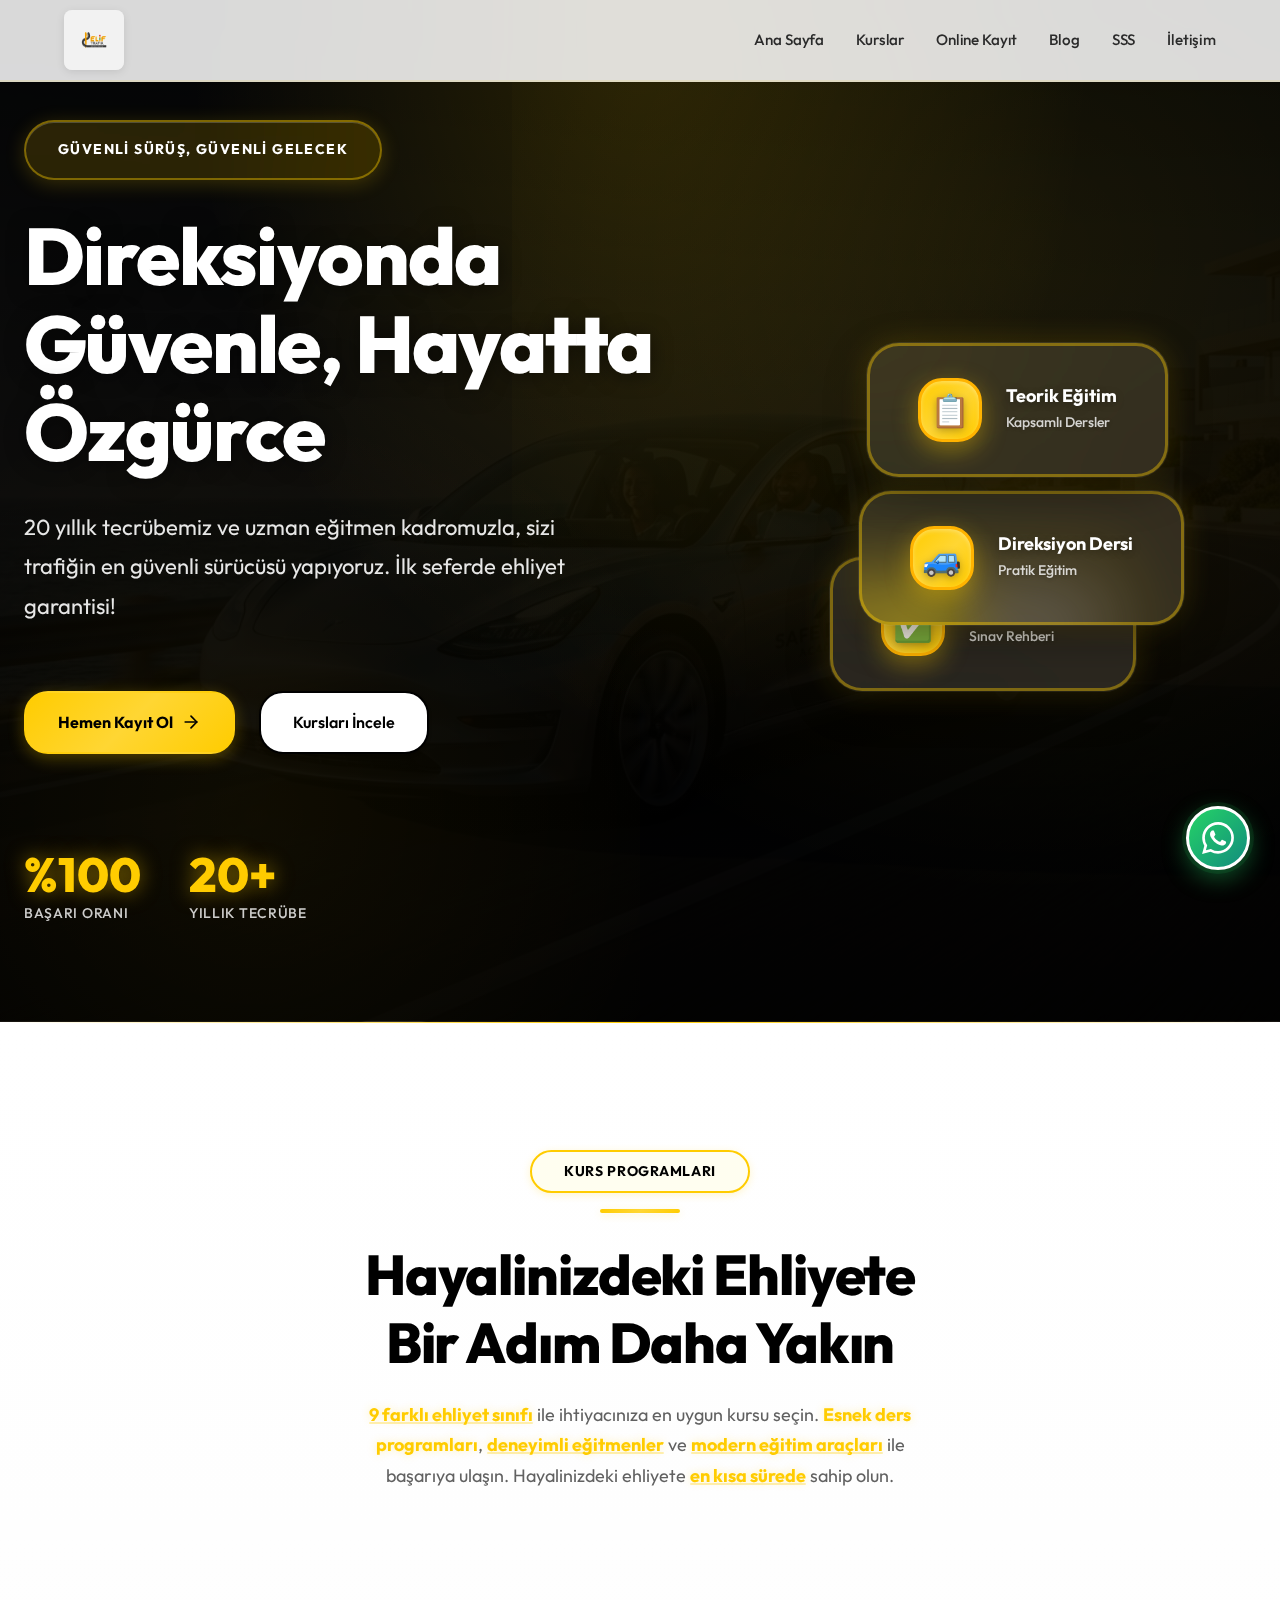
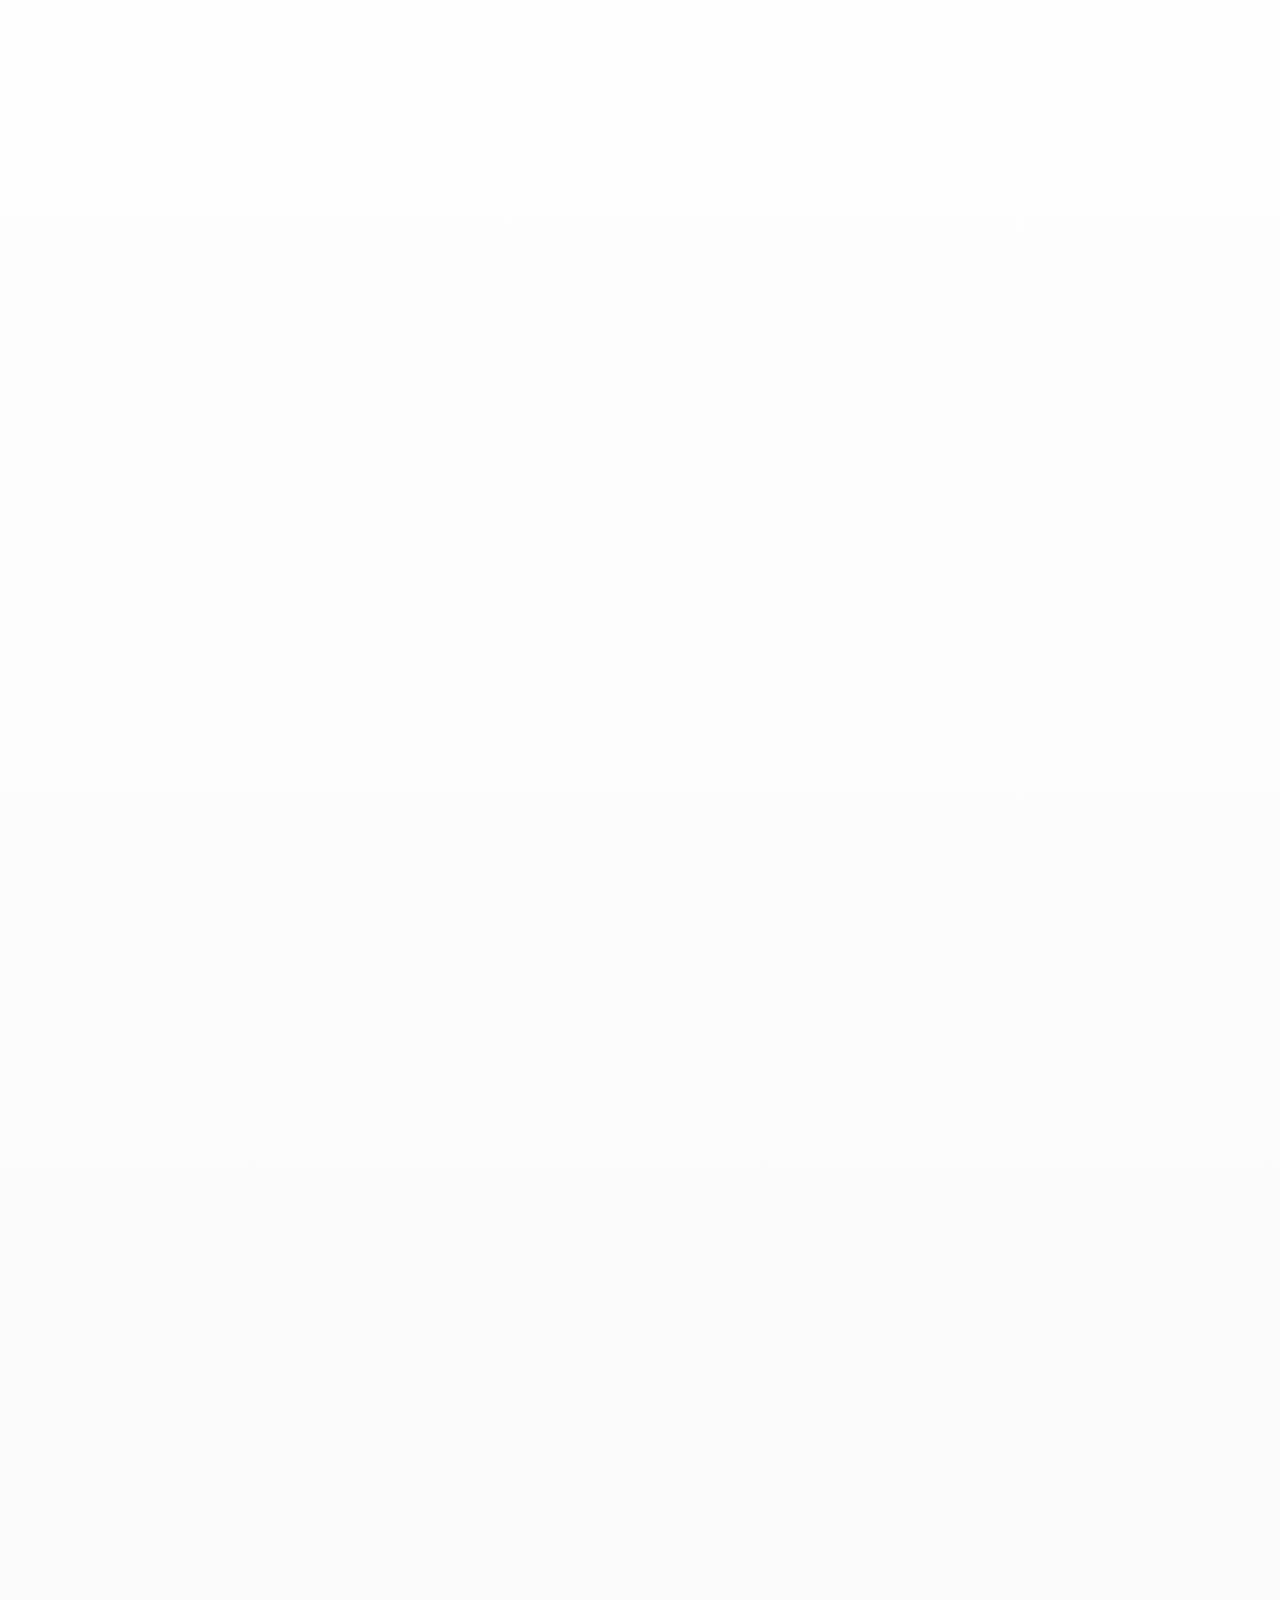
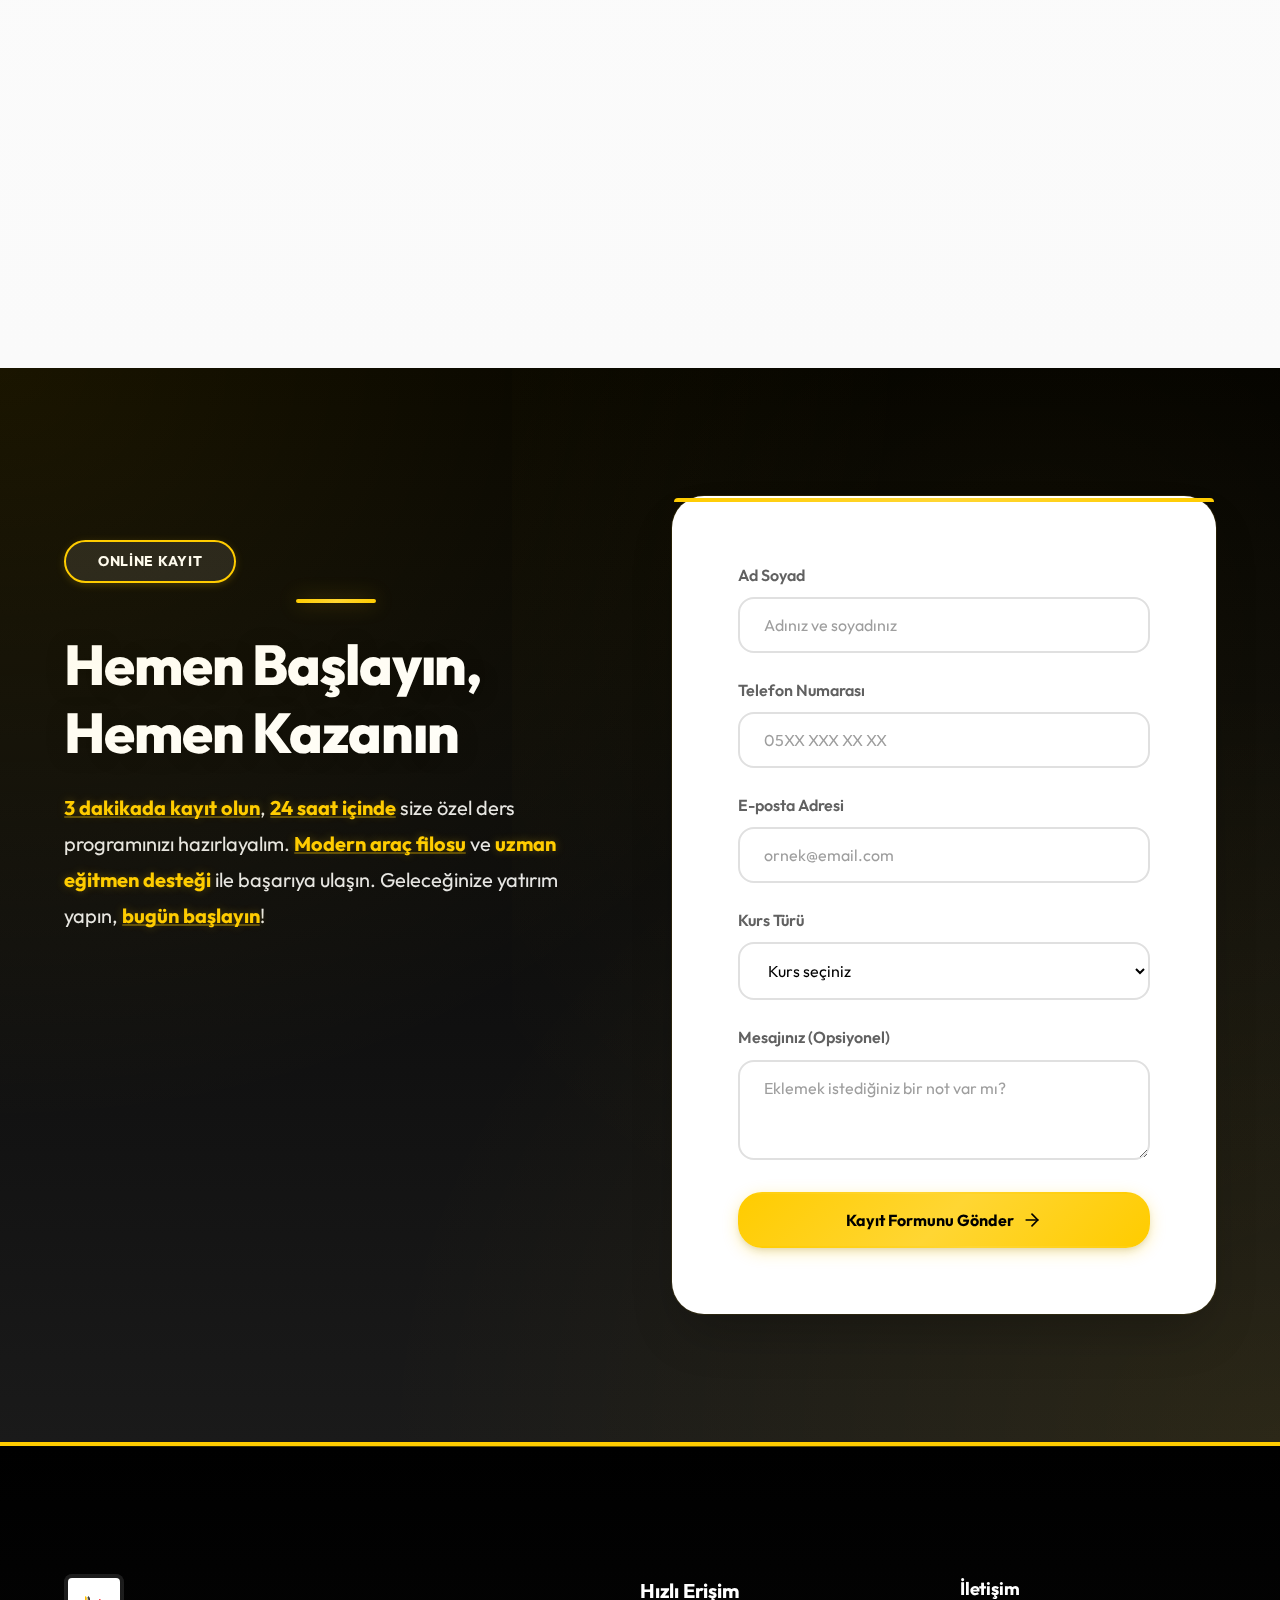
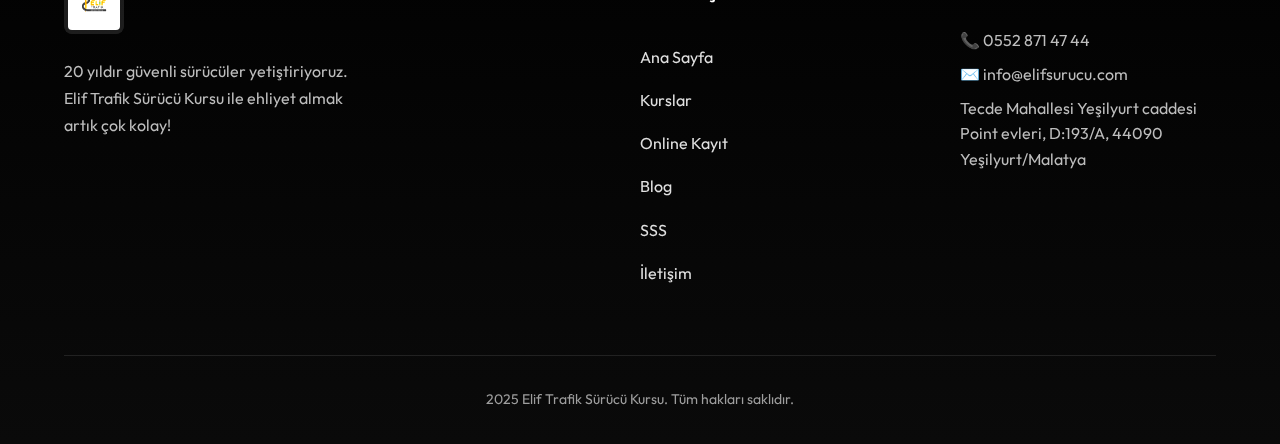
<file: elif-surucu-kursu/index.html>
<!DOCTYPE html>
<html lang="tr">

<head>
    <meta charset="UTF-8">
    <meta name="viewport" content="width=device-width, initial-scale=1.0">
    <meta name="description"
        content="Elif Trafik Sürücü Kursu - Profesyonel ehliyet eğitimi ile güvenli sürüş becerilerinizi geliştirin. B, A ve C sınıfı ehliyet kursları.">
    <title>Elif Trafik Sürücü Kursu | Profesyonel Ehliyet Eğitimi</title>
    <link rel="preconnect" href="https://fonts.googleapis.com">
    <link rel="preconnect" href="https://fonts.gstatic.com" crossorigin>
    <link href="https://fonts.googleapis.com/css2?family=Outfit:wght@300;400;500;600;700;800&display=swap"
        rel="stylesheet">
    <link rel="stylesheet" href="styles.css">

</head>

<body>
    <!-- Navigation -->
    <nav class="navbar">
        <div class="nav-container">
            <a href="index.html" class="logo">
                <img src="images/logo.jpg" alt="Elif Trafik Sürücü Kursu Logo" class="logo-image">
            </a>
            <button class="nav-toggle" aria-label="Menü">
                <span></span>
                <span></span>
                <span></span>
            </button>
            <ul class="nav-menu">
                <li><a href="#anasayfa" class="nav-link">Ana Sayfa</a></li>
                <li><a href="#kurslar" class="nav-link">Kurslar</a></li>
                <li><a href="#kayit" class="nav-link">Online Kayıt</a></li>
                <li><a href="blog.html" class="nav-link">Blog</a></li>
                <li><a href="sss.html" class="nav-link">SSS</a></li>
                <li><a href="iletisim.html" class="nav-link">İletişim</a></li>
            </ul>
        </div>
    </nav>

    <!-- Hero Section -->
    <section id="anasayfa" class="hero">
        <div class="hero-bg"></div>
        <div class="hero-content">

            <div class="hero-slogan-frame">
                <div class="slogan-badge">Güvenli Sürüş, Güvenli Gelecek</div>
            </div>
            <h1 class="hero-title" id="heroTitle">
                Ehliyetiniz İçin <span class="gradient-text">En Güvenilir</span> Adres
            </h1>
            <p class="hero-description" id="heroDescription">
                <strong>20 yıllık tecrübemiz</strong> ile binlerce başarılı sürücü yetiştirdik. 
                <strong>Uzman eğitmen kadromuz</strong> ve <strong>modern eğitim metodlarımız</strong> ile 
                sizi en iyi şekilde hazırlıyoruz. Güvenli sürüş, güvenli gelecek için yanınızdayız.
            </p>
            <div class="hero-buttons">
                <a href="#kayit" class="btn btn-primary" id="heroButton">
                    <span>Hemen Kayıt Ol</span>
                    <svg xmlns="http://www.w3.org/2000/svg" width="20" height="20" viewBox="0 0 24 24" fill="none"
                        stroke="currentColor" stroke-width="2" stroke-linecap="round" stroke-linejoin="round">
                        <path d="M5 12h14" />
                        <path d="m12 5 7 7-7 7" />
                    </svg>
                </a>
                <a href="#kurslar" class="btn btn-secondary">Kursları İncele</a>
            </div>
            <div class="hero-stats">
                <div class="stat">
                    <span class="stat-number" id="statSuccess">%100</span>
                    <span class="stat-label">Başarı Oranı</span>
                </div>
                <div class="stat">
                    <span class="stat-number" id="statExperience">20+</span>
                    <span class="stat-label">Yıllık Tecrübe</span>
                </div>
            </div>
        </div>
        <div class="hero-image">
            <div class="floating-card card-1">
                <div class="card-icon-wrapper">
                    <span class="card-icon">📋</span>
                </div>
                <div class="card-content">
                    <span class="card-text">Teorik Eğitim</span>
                    <span class="card-subtext">Kapsamlı Dersler</span>
                </div>
                <div class="card-glow"></div>
            </div>
            <div class="floating-card card-2">
                <div class="card-icon-wrapper">
                    <span class="card-icon">🚙</span>
                </div>
                <div class="card-content">
                    <span class="card-text">Direksiyon Dersi</span>
                    <span class="card-subtext">Pratik Eğitim</span>
                </div>
                <div class="card-glow"></div>
            </div>
            <div class="floating-card card-3">
                <div class="card-icon-wrapper">
                    <span class="card-icon">✅</span>
                </div>
                <div class="card-content">
                    <span class="card-text">Sınav Hazırlık</span>
                    <span class="card-subtext">Sınav Rehberi</span>
                </div>
                <div class="card-glow"></div>
            </div>
        </div>
    </section>

    <!-- Courses Section -->
    <section id="kurslar" class="courses">
        <div class="container">
            <div class="section-header">
                <span class="section-badge">Kurs Programları</span>
                <div class="section-slogan-frame">
                    <h2 class="section-title" id="coursesSectionTitle">Her İhtiyaca Uygun, Her Bütçeye Uygun Ehliyet Kursları</h2>
                    <p class="section-description">
                        <strong>9 farklı ehliyet sınıfı</strong> ile ihtiyacınıza en uygun kursu seçin. 
                        <strong>Esnek ders programları</strong>, <strong>deneyimli eğitmenler</strong> ve 
                        <strong>modern eğitim araçları</strong> ile başarıya ulaşın. 
                        Hayalinizdeki ehliyete <strong>en kısa sürede</strong> sahip olun.
                    </p>
                </div>
            </div>
            <div class="courses-grid">
                <!-- B Sınıfı -->
                <div class="course-card featured">
                    <div class="course-badge">En Popüler</div>
                    <div class="course-icon">🚗</div>
                    <h3 class="course-title">B Sınıfı Ehliyet</h3>
                    <p class="course-description">Otomobil kullanmak için gerekli standart ehliyet türü</p>
                    <ul class="course-features">
                        <li>
                            <svg xmlns="http://www.w3.org/2000/svg" width="18" height="18" viewBox="0 0 24 24"
                                fill="none" stroke="currentColor" stroke-width="2" stroke-linecap="round"
                                stroke-linejoin="round">
                                <polyline points="20 6 9 17 4 12" />
                            </svg>
                            <span>32 Saat Teorik Eğitim</span>
                        </li>
                        <li>
                            <svg xmlns="http://www.w3.org/2000/svg" width="18" height="18" viewBox="0 0 24 24"
                                fill="none" stroke="currentColor" stroke-width="2" stroke-linecap="round"
                                stroke-linejoin="round">
                                <polyline points="20 6 9 17 4 12" />
                            </svg>
                            <span>24 Saat Direksiyon Eğitimi</span>
                        </li>
                        <li>
                            <svg xmlns="http://www.w3.org/2000/svg" width="18" height="18" viewBox="0 0 24 24"
                                fill="none" stroke="currentColor" stroke-width="2" stroke-linecap="round"
                                stroke-linejoin="round">
                                <polyline points="20 6 9 17 4 12" />
                            </svg>
                            <span>İlk Yardım Eğitimi</span>
                        </li>
                        <li>
                            <svg xmlns="http://www.w3.org/2000/svg" width="18" height="18" viewBox="0 0 24 24"
                                fill="none" stroke="currentColor" stroke-width="2" stroke-linecap="round"
                                stroke-linejoin="round">
                                <polyline points="20 6 9 17 4 12" />
                            </svg>
                            <span>Ücretsiz Sınav Provası</span>
                        </li>
                    </ul>
                    <a href="#kayit" class="btn btn-primary btn-full">Kayıt Ol</a>
                </div>

                <!-- A Sınıfı -->
                <div class="course-card">
                    <div class="course-icon">🏍️</div>
                    <h3 class="course-title">A Sınıfı Ehliyet</h3>
                    <p class="course-description">Motosiklet kullanmak isteyenler için ideal seçim</p>
                    <ul class="course-features">
                        <li>
                            <svg xmlns="http://www.w3.org/2000/svg" width="18" height="18" viewBox="0 0 24 24"
                                fill="none" stroke="currentColor" stroke-width="2" stroke-linecap="round"
                                stroke-linejoin="round">
                                <polyline points="20 6 9 17 4 12" />
                            </svg>
                            <span>24 Saat Teorik Eğitim</span>
                        </li>
                        <li>
                            <svg xmlns="http://www.w3.org/2000/svg" width="18" height="18" viewBox="0 0 24 24"
                                fill="none" stroke="currentColor" stroke-width="2" stroke-linecap="round"
                                stroke-linejoin="round">
                                <polyline points="20 6 9 17 4 12" />
                            </svg>
                            <span>16 Saat Uygulama Eğitimi</span>
                        </li>
                        <li>
                            <svg xmlns="http://www.w3.org/2000/svg" width="18" height="18" viewBox="0 0 24 24"
                                fill="none" stroke="currentColor" stroke-width="2" stroke-linecap="round"
                                stroke-linejoin="round">
                                <polyline points="20 6 9 17 4 12" />
                            </svg>
                            <span>Koruyucu Ekipman Eğitimi</span>
                        </li>
                        <li>
                            <svg xmlns="http://www.w3.org/2000/svg" width="18" height="18" viewBox="0 0 24 24"
                                fill="none" stroke="currentColor" stroke-width="2" stroke-linecap="round"
                                stroke-linejoin="round">
                                <polyline points="20 6 9 17 4 12" />
                            </svg>
                            <span>Sınav Hazırlık Desteği</span>
                        </li>
                    </ul>
                    <a href="#kayit" class="btn btn-secondary btn-full">Kayıt Ol</a>
                </div>

                <!-- C Sınıfı -->
                <div class="course-card">
                    <div class="course-icon">🚛</div>
                    <h3 class="course-title">C Sınıfı Ehliyet</h3>
                    <p class="course-description">Ağır vasıta ve ticari araç kullanımı için</p>
                    <ul class="course-features">
                        <li>
                            <svg xmlns="http://www.w3.org/2000/svg" width="18" height="18" viewBox="0 0 24 24"
                                fill="none" stroke="currentColor" stroke-width="2" stroke-linecap="round"
                                stroke-linejoin="round">
                                <polyline points="20 6 9 17 4 12" />
                            </svg>
                            <span>48 Saat Teorik Eğitim</span>
                        </li>
                        <li>
                            <svg xmlns="http://www.w3.org/2000/svg" width="18" height="18" viewBox="0 0 24 24"
                                fill="none" stroke="currentColor" stroke-width="2" stroke-linecap="round"
                                stroke-linejoin="round">
                                <polyline points="20 6 9 17 4 12" />
                            </svg>
                            <span>32 Saat Direksiyon Eğitimi</span>
                        </li>
                        <li>
                            <svg xmlns="http://www.w3.org/2000/svg" width="18" height="18" viewBox="0 0 24 24"
                                fill="none" stroke="currentColor" stroke-width="2" stroke-linecap="round"
                                stroke-linejoin="round">
                                <polyline points="20 6 9 17 4 12" />
                            </svg>
                            <span>SRC Belgesi Hazırlık</span>
                        </li>
                        <li>
                            <svg xmlns="http://www.w3.org/2000/svg" width="18" height="18" viewBox="0 0 24 24"
                                fill="none" stroke="currentColor" stroke-width="2" stroke-linecap="round"
                                stroke-linejoin="round">
                                <polyline points="20 6 9 17 4 12" />
                            </svg>
                            <span>İş Garantisi Desteği</span>
                        </li>
                    </ul>
                    <a href="#kayit" class="btn btn-secondary btn-full">Kayıt Ol</a>
                </div>

                <!-- M Sınıfı -->
                <div class="course-card">
                    <div class="course-icon">🛵</div>
                    <h3 class="course-title">M Sınıfı Ehliyet</h3>
                    <p class="course-description">Moped ve motorlu bisiklet kullanımı için</p>
                    <ul class="course-features">
                        <li>
                            <svg xmlns="http://www.w3.org/2000/svg" width="18" height="18" viewBox="0 0 24 24"
                                fill="none" stroke="currentColor" stroke-width="2" stroke-linecap="round"
                                stroke-linejoin="round">
                                <polyline points="20 6 9 17 4 12" />
                            </svg>
                            <span>16 Yaş ve Üzeri</span>
                        </li>
                        <li>
                            <svg xmlns="http://www.w3.org/2000/svg" width="18" height="18" viewBox="0 0 24 24"
                                fill="none" stroke="currentColor" stroke-width="2" stroke-linecap="round"
                                stroke-linejoin="round">
                                <polyline points="20 6 9 17 4 12" />
                            </svg>
                            <span>12 Saat Teorik Eğitim</span>
                        </li>
                        <li>
                            <svg xmlns="http://www.w3.org/2000/svg" width="18" height="18" viewBox="0 0 24 24"
                                fill="none" stroke="currentColor" stroke-width="2" stroke-linecap="round"
                                stroke-linejoin="round">
                                <polyline points="20 6 9 17 4 12" />
                            </svg>
                            <span>8 Saat Uygulama</span>
                        </li>
                    </ul>
                    <a href="#kayit" class="btn btn-secondary btn-full">Kayıt Ol</a>
                </div>

                <!-- A1 Sınıfı -->
                <div class="course-card">
                    <div class="course-icon">🏍️</div>
                    <h3 class="course-title">A1 Sınıfı Ehliyet</h3>
                    <p class="course-description">125cc'ye kadar motosiklet kullanımı</p>
                    <ul class="course-features">
                        <li>
                            <svg xmlns="http://www.w3.org/2000/svg" width="18" height="18" viewBox="0 0 24 24"
                                fill="none" stroke="currentColor" stroke-width="2" stroke-linecap="round"
                                stroke-linejoin="round">
                                <polyline points="20 6 9 17 4 12" />
                            </svg>
                            <span>16 Yaş ve Üzeri</span>
                        </li>
                        <li>
                            <svg xmlns="http://www.w3.org/2000/svg" width="18" height="18" viewBox="0 0 24 24"
                                fill="none" stroke="currentColor" stroke-width="2" stroke-linecap="round"
                                stroke-linejoin="round">
                                <polyline points="20 6 9 17 4 12" />
                            </svg>
                            <span>20 Saat Teorik Eğitim</span>
                        </li>
                        <li>
                            <svg xmlns="http://www.w3.org/2000/svg" width="18" height="18" viewBox="0 0 24 24"
                                fill="none" stroke="currentColor" stroke-width="2" stroke-linecap="round"
                                stroke-linejoin="round">
                                <polyline points="20 6 9 17 4 12" />
                            </svg>
                            <span>12 Saat Direksiyon</span>
                        </li>
                    </ul>
                    <a href="#kayit" class="btn btn-secondary btn-full">Kayıt Ol</a>
                </div>

                <!-- A2 Sınıfı -->
                <div class="course-card">
                    <div class="course-icon">🏍️</div>
                    <h3 class="course-title">A2 Sınıfı Ehliyet</h3>
                    <p class="course-description">Orta güç motosiklet kullanmak için</p>
                    <ul class="course-features">
                        <li>
                            <svg xmlns="http://www.w3.org/2000/svg" width="18" height="18" viewBox="0 0 24 24"
                                fill="none" stroke="currentColor" stroke-width="2" stroke-linecap="round"
                                stroke-linejoin="round">
                                <polyline points="20 6 9 17 4 12" />
                            </svg>
                            <span>18 Yaş ve Üzeri</span>
                        </li>
                        <li>
                            <svg xmlns="http://www.w3.org/2000/svg" width="18" height="18" viewBox="0 0 24 24"
                                fill="none" stroke="currentColor" stroke-width="2" stroke-linecap="round"
                                stroke-linejoin="round">
                                <polyline points="20 6 9 17 4 12" />
                            </svg>
                            <span>24 Saat Teorik Eğitim</span>
                        </li>
                        <li>
                            <svg xmlns="http://www.w3.org/2000/svg" width="18" height="18" viewBox="0 0 24 24"
                                fill="none" stroke="currentColor" stroke-width="2" stroke-linecap="round"
                                stroke-linejoin="round">
                                <polyline points="20 6 9 17 4 12" />
                            </svg>
                            <span>16 Saat Uygulama</span>
                        </li>
                    </ul>
                    <a href="#kayit" class="btn btn-secondary btn-full">Kayıt Ol</a>
                </div>

                <!-- BE Sınıfı -->
                <div class="course-card">
                    <div class="course-icon">🚙</div>
                    <h3 class="course-title">BE Sınıfı Ehliyet</h3>
                    <p class="course-description">Otomobil + Römork kombinasyonu</p>
                    <ul class="course-features">
                        <li>
                            <svg xmlns="http://www.w3.org/2000/svg" width="18" height="18" viewBox="0 0 24 24"
                                fill="none" stroke="currentColor" stroke-width="2" stroke-linecap="round"
                                stroke-linejoin="round">
                                <polyline points="20 6 9 17 4 12" />
                            </svg>
                            <span>B Sınıfı Ön Şart</span>
                        </li>
                        <li>
                            <svg xmlns="http://www.w3.org/2000/svg" width="18" height="18" viewBox="0 0 24 24"
                                fill="none" stroke="currentColor" stroke-width="2" stroke-linecap="round"
                                stroke-linejoin="round">
                                <polyline points="20 6 9 17 4 12" />
                            </svg>
                            <span>8 Saat Teorik Eğitim</span>
                        </li>
                        <li>
                            <svg xmlns="http://www.w3.org/2000/svg" width="18" height="18" viewBox="0 0 24 24"
                                fill="none" stroke="currentColor" stroke-width="2" stroke-linecap="round"
                                stroke-linejoin="round">
                                <polyline points="20 6 9 17 4 12" />
                            </svg>
                            <span>Römork Manevra Eğitimi</span>
                        </li>
                    </ul>
                    <a href="#kayit" class="btn btn-secondary btn-full">Kayıt Ol</a>
                </div>

                <!-- C1 Sınıfı -->
                <div class="course-card">
                    <div class="course-icon">🚚</div>
                    <h3 class="course-title">C1 Sınıfı Ehliyet</h3>
                    <p class="course-description">3.5 - 7.5 ton arası kamyonlar</p>
                    <ul class="course-features">
                        <li>
                            <svg xmlns="http://www.w3.org/2000/svg" width="18" height="18" viewBox="0 0 24 24"
                                fill="none" stroke="currentColor" stroke-width="2" stroke-linecap="round"
                                stroke-linejoin="round">
                                <polyline points="20 6 9 17 4 12" />
                            </svg>
                            <span>18 Yaş ve Üzeri</span>
                        </li>
                        <li>
                            <svg xmlns="http://www.w3.org/2000/svg" width="18" height="18" viewBox="0 0 24 24"
                                fill="none" stroke="currentColor" stroke-width="2" stroke-linecap="round"
                                stroke-linejoin="round">
                                <polyline points="20 6 9 17 4 12" />
                            </svg>
                            <span>32 Saat Teorik Eğitim</span>
                        </li>
                        <li>
                            <svg xmlns="http://www.w3.org/2000/svg" width="18" height="18" viewBox="0 0 24 24"
                                fill="none" stroke="currentColor" stroke-width="2" stroke-linecap="round"
                                stroke-linejoin="round">
                                <polyline points="20 6 9 17 4 12" />
                            </svg>
                            <span>20 Saat Direksiyon</span>
                        </li>
                    </ul>
                    <a href="#kayit" class="btn btn-secondary btn-full">Kayıt Ol</a>
                </div>

                <!-- D Sınıfı -->
                <div class="course-card">
                    <div class="course-icon">🚌</div>
                    <h3 class="course-title">D Sınıfı Ehliyet</h3>
                    <p class="course-description">Otobüs ve yolcu taşıma araçları</p>
                    <ul class="course-features">
                        <li>
                            <svg xmlns="http://www.w3.org/2000/svg" width="18" height="18" viewBox="0 0 24 24"
                                fill="none" stroke="currentColor" stroke-width="2" stroke-linecap="round"
                                stroke-linejoin="round">
                                <polyline points="20 6 9 17 4 12" />
                            </svg>
                            <span>24 Yaş ve Üzeri</span>
                        </li>
                        <li>
                            <svg xmlns="http://www.w3.org/2000/svg" width="18" height="18" viewBox="0 0 24 24"
                                fill="none" stroke="currentColor" stroke-width="2" stroke-linecap="round"
                                stroke-linejoin="round">
                                <polyline points="20 6 9 17 4 12" />
                            </svg>
                            <span>48 Saat Teorik Eğitim</span>
                        </li>
                        <li>
                            <svg xmlns="http://www.w3.org/2000/svg" width="18" height="18" viewBox="0 0 24 24"
                                fill="none" stroke="currentColor" stroke-width="2" stroke-linecap="round"
                                stroke-linejoin="round">
                                <polyline points="20 6 9 17 4 12" />
                            </svg>
                            <span>SRC Belge Hazırlık</span>
                        </li>
                    </ul>
                    <a href="#kayit" class="btn btn-secondary btn-full">Kayıt Ol</a>
                </div>
            </div>
        </div>
    </section>

    <!-- Registration Section -->
    <section id="kayit" class="registration">
        <div class="container">
            <div class="registration-wrapper">
                <div class="registration-info">
                    <span class="section-badge">Online Kayıt</span>
                    <div class="registration-slogan-frame">
                        <h2 class="section-title">Hemen Başlayın, Hemen Kazanın</h2>
                        <p class="registration-description">
                            <strong>3 dakikada kayıt olun</strong>, <strong>24 saat içinde</strong> size özel ders programınızı hazırlayalım. 
                            <strong>Modern araç filosu</strong> ve <strong>uzman eğitmen desteği</strong> ile başarıya ulaşın. 
                            Geleceğinize yatırım yapın, <strong>bugün başlayın</strong>!
                        </p>
                    </div>
                    <div class="registration-benefits">
                        <div class="benefit">
                            <div class="benefit-icon">🚗</div>
                            <div class="benefit-text">
                                <strong>Modern Araç Filosu</strong>
                                <span>Yeni model araçlarla eğitim</span>
                            </div>
                        </div>
                        <div class="benefit">
                            <div class="benefit-icon">📅</div>
                            <div class="benefit-text">
                                <strong>Esnek Ders Programı</strong>
                                <span>Size uygun saatler</span>
                            </div>
                        </div>
                        <div class="benefit">
                            <div class="benefit-icon">👨‍🏫</div>
                            <div class="benefit-text">
                                <strong>Uzman Eğitmen Desteği</strong>
                                <span>Deneyimli kadro</span>
                            </div>
                        </div>
                    </div>
                </div>
                <form class="registration-form" id="registrationForm" action="https://api.web3forms.com/submit"
                    method="POST">
                    <input type="hidden" name="access_key" value="c6781e96-103b-4488-b2a0-472ae9668b53">
                    <input type="hidden" name="subject" value="Elif Sürücü Kursu - Yeni Kayıt Talebi">
                    <input type="hidden" name="from_name" value="Elif Sürücü Kursu Web Sitesi">
                    <div class="form-group">
                        <label for="name">Ad Soyad</label>
                        <input type="text" id="name" name="name" placeholder="Adınız ve soyadınız" required>
                    </div>
                    <div class="form-group">
                        <label for="phone">Telefon Numarası</label>
                        <input type="tel" id="phone" name="phone" placeholder="05XX XXX XX XX" required>
                    </div>
                    <div class="form-group">
                        <label for="email">E-posta Adresi</label>
                        <input type="email" id="email" name="email" placeholder="ornek@email.com" required>
                    </div>
                    <div class="form-group">
                        <label for="course">Kurs Türü</label>
                        <select id="course" name="course" required>
                            <option value="">Kurs seçiniz</option>
                            <option value="M Sınıfı Ehliyet">M Sınıfı - Moped</option>
                            <option value="A1 Sınıfı Ehliyet">A1 Sınıfı - 125cc Motosiklet</option>
                            <option value="A2 Sınıfı Ehliyet">A2 Sınıfı - Orta Güç Motosiklet</option>
                            <option value="A Sınıfı Ehliyet">A Sınıfı - Motosiklet</option>
                            <option value="B Sınıfı Ehliyet">B Sınıfı - Otomobil</option>
                            <option value="BE Sınıfı Ehliyet">BE Sınıfı - Otomobil + Römork</option>
                            <option value="C1 Sınıfı Ehliyet">C1 Sınıfı - Küçük Kamyon</option>
                            <option value="C Sınıfı Ehliyet">C Sınıfı - Kamyon</option>
                            <option value="D Sınıfı Ehliyet">D Sınıfı - Otobüs</option>
                        </select>
                    </div>
                    <div class="form-group">
                        <label for="message">Mesajınız (Opsiyonel)</label>
                        <textarea id="message" name="message" placeholder="Eklemek istediğiniz bir not var mı?"
                            rows="3"></textarea>
                    </div>
                    <button type="submit" class="btn btn-primary btn-full">
                        <span>Kayıt Formunu Gönder</span>
                        <svg xmlns="http://www.w3.org/2000/svg" width="20" height="20" viewBox="0 0 24 24" fill="none"
                            stroke="currentColor" stroke-width="2" stroke-linecap="round" stroke-linejoin="round">
                            <path d="M5 12h14" />
                            <path d="m12 5 7 7-7 7" />
                        </svg>
                    </button>
                </form>
            </div>
        </div>
    </section>


    <!-- Content moved to sss.html and iletisim.html -->

    <!-- Footer -->
    <footer class="footer">
        <div class="container">
            <div class="footer-grid">
                <div class="footer-brand">
                    <a href="index.html" class="logo">
                        <img src="images/logo.jpg" alt="Elif Trafik Sürücü Kursu Logo" class="logo-image">
                    </a>
                    <p>20 yıldır güvenli sürücüler yetiştiriyoruz. Elif Trafik Sürücü Kursu ile ehliyet almak artık çok
                        kolay!
                    </p>
                </div>
                <div class="footer-links">
                    <h4>Hızlı Erişim</h4>
                    <ul>
                        <li><a href="index.html#anasayfa">Ana Sayfa</a></li>
                        <li><a href="index.html#kurslar">Kurslar</a></li>
                        <li><a href="index.html#kayit">Online Kayıt</a></li>
                        <li><a href="blog.html">Blog</a></li>
                        <li><a href="sss.html">SSS</a></li>
                        <li><a href="iletisim.html">İletişim</a></li>
                    </ul>
                </div>

                <div class="footer-contact">
                    <h4>İletişim</h4>
                    <ul>
                        <li>📞 <a href="tel:+905528714744" class="footer-link-item">0552 871 47 44</a></li>
                        <li>✉️ <a href="mailto:info@elifsurucu.com" class="footer-link-item">info@elifsurucu.com</a>
                        </li>
                        <li id="footerAddress">Tecde Mah. Yeşilyurt Cad. Point evleri D:193/A Malatya</li>
                    </ul>
                </div>
            </div>
            <div class="footer-bottom">
                <p id="footerCopyright">&copy; 2025 Elif Trafik Sürücü Kursu. Tüm hakları saklıdır.</p>
            </div>
        </div>
    </footer>

    <!-- WhatsApp Button -->
    <a href="https://wa.me/905528714744?text=Merhaba,%20ehliyet%20kursu%20hakkında%20bilgi%20almak%20istiyorum."
        class="whatsapp-button" target="_blank" rel="noopener noreferrer" aria-label="WhatsApp ile iletişime geç">
        <svg xmlns="http://www.w3.org/2000/svg" width="32" height="32" viewBox="0 0 24 24" fill="currentColor">
            <path
                d="M17.472 14.382c-.297-.149-1.758-.867-2.03-.967-.273-.099-.471-.148-.67.15-.197.297-.767.966-.94 1.164-.173.199-.347.223-.644.075-.297-.15-1.255-.463-2.39-1.475-.883-.788-1.48-1.761-1.653-2.059-.173-.297-.018-.458.13-.606.134-.133.298-.347.446-.52.149-.174.198-.298.298-.497.099-.198.05-.371-.025-.52-.075-.149-.669-1.612-.916-2.207-.242-.579-.487-.5-.669-.51-.173-.008-.371-.01-.57-.01-.198 0-.52.074-.792.372-.272.297-1.04 1.016-1.04 2.479 0 1.462 1.065 2.875 1.213 3.074.149.198 2.096 3.2 5.077 4.487.709.306 1.262.489 1.694.625.712.227 1.36.195 1.871.118.571-.085 1.758-.719 2.006-1.413.248-.694.248-1.289.173-1.413-.074-.124-.272-.198-.57-.347m-5.421 7.403h-.004a9.87 9.87 0 01-5.031-1.378l-.361-.214-3.741.982.998-3.648-.235-.374a9.86 9.86 0 01-1.51-5.26c.001-5.45 4.436-9.884 9.888-9.884 2.64 0 5.122 1.03 6.988 2.898a9.825 9.825 0 012.893 6.994c-.003 5.45-4.437 9.884-9.885 9.884m8.413-18.297A11.815 11.815 0 0012.05 0C5.495 0 .16 5.335.157 11.892c0 2.096.547 4.142 1.588 5.945L.057 24l6.305-1.654a11.882 11.882 0 005.683 1.448h.005c6.554 0 11.89-5.335 11.893-11.893a11.821 11.821 0 00-3.48-8.413z" />
        </svg>
        <span class="whatsapp-tooltip">WhatsApp ile yazın</span>
    </a>

    <script src="script.js"></script>
</body>

</html>
</file>
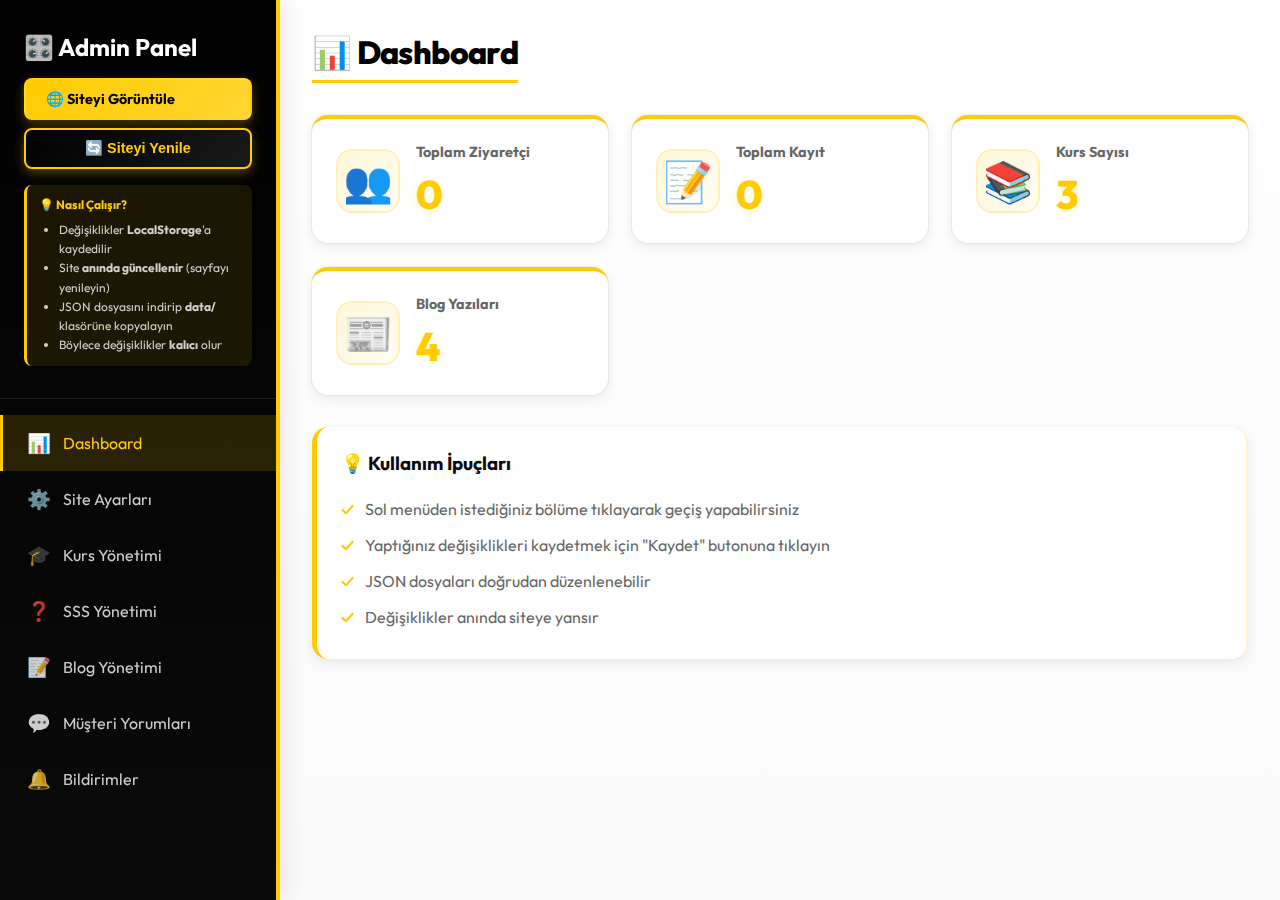
<file: elif-surucu-kursu/admin/index.html>
<!DOCTYPE html>
<html lang="tr">

<head>
    <meta charset="UTF-8">
    <meta name="viewport" content="width=device-width, initial-scale=1.0">
    <title>Elif Sürücü Kursu - Yönetim Paneli</title>
    <link rel="preconnect" href="https://fonts.googleapis.com">
    <link rel="preconnect" href="https://fonts.gstatic.com" crossorigin>
    <link href="https://fonts.googleapis.com/css2?family=Outfit:wght@300;400;500;600;700;800&display=swap" rel="stylesheet">
    <link rel="stylesheet" href="admin.css">
</head>

<body>
    <div class="admin-container">
        <!-- Sidebar -->
        <aside class="sidebar">
            <div class="sidebar-header">
                <h1>🎛️ Admin Panel</h1>
                <div style="display: flex; flex-direction: column; gap: 0.5rem; margin-top: 1rem;">
                    <a href="../index.html" target="_blank" class="view-site-btn">🌐 Siteyi Görüntüle</a>
                    <button onclick="refreshSite()" class="view-site-btn" style="background: linear-gradient(135deg, #000000 0%, #1a1a1a 100%); color: #ffcc00; border: 2px solid #ffcc00;">
                        🔄 Siteyi Yenile
                    </button>
                </div>
                <div style="font-size: 0.75rem; color: rgba(255,255,255,0.8); margin-top: 1rem; padding: 0.75rem; background: rgba(255, 204, 0, 0.1); border-radius: 8px; border-left: 3px solid #ffcc00;">
                    <strong style="color: #ffcc00;">💡 Nasıl Çalışır?</strong>
                    <ul style="margin-top: 0.5rem; padding-left: 1.25rem; line-height: 1.6;">
                        <li>Değişiklikler <strong>LocalStorage</strong>'a kaydedilir</li>
                        <li>Site <strong>anında güncellenir</strong> (sayfayı yenileyin)</li>
                        <li>JSON dosyasını indirip <strong>data/</strong> klasörüne kopyalayın</li>
                        <li>Böylece değişiklikler <strong>kalıcı</strong> olur</li>
                    </ul>
                </div>
            </div>
            <nav class="sidebar-nav">
                <a href="#dashboard" class="nav-item active" data-section="dashboard">
                    <span>📊</span> Dashboard
                </a>
                <a href="#settings" class="nav-item" data-section="settings">
                    <span>⚙️</span> Site Ayarları
                </a>
                <a href="#courses" class="nav-item" data-section="courses">
                    <span>🎓</span> Kurs Yönetimi
                </a>
                <a href="#faq" class="nav-item" data-section="faq">
                    <span>❓</span> SSS Yönetimi
                </a>
                <a href="#blog" class="nav-item" data-section="blog">
                    <span>📝</span> Blog Yönetimi
                </a>
                <a href="#testimonials" class="nav-item" data-section="testimonials">
                    <span>💬</span> Müşteri Yorumları
                </a>
                <a href="#notifications" class="nav-item" data-section="notifications">
                    <span>🔔</span> Bildirimler
                </a>
            </nav>
        </aside>

        <!-- Main Content -->
        <main class="main-content">
            <!-- Dashboard -->
            <section id="dashboard" class="content-section active">
                <h2>📊 Dashboard</h2>
                <div class="dashboard-grid">
                    <div class="stat-card">
                        <div class="stat-icon">👥</div>
                        <div class="stat-info">
                            <h3>Toplam Ziyaretçi</h3>
                            <p class="stat-number" id="totalVisitors">0</p>
                        </div>
                    </div>
                    <div class="stat-card">
                        <div class="stat-icon">📝</div>
                        <div class="stat-info">
                            <h3>Toplam Kayıt</h3>
                            <p class="stat-number" id="totalRegistrations">0</p>
                        </div>
                    </div>
                    <div class="stat-card">
                        <div class="stat-icon">📚</div>
                        <div class="stat-info">
                            <h3>Kurs Sayısı</h3>
                            <p class="stat-number" id="totalCourses">0</p>
                        </div>
                    </div>
                    <div class="stat-card">
                        <div class="stat-icon">📰</div>
                        <div class="stat-info">
                            <h3>Blog Yazıları</h3>
                            <p class="stat-number" id="totalBlogPosts">0</p>
                        </div>
                    </div>
                </div>
                <div class="info-box">
                    <h3>💡 Kullanım İpuçları</h3>
                    <ul>
                        <li>Sol menüden istediğiniz bölüme tıklayarak geçiş yapabilirsiniz</li>
                        <li>Yaptığınız değişiklikleri kaydetmek için "Kaydet" butonuna tıklayın</li>
                        <li>JSON dosyaları doğrudan düzenlenebilir</li>
                        <li>Değişiklikler anında siteye yansır</li>
                    </ul>
                </div>
            </section>

            <!-- Site Ayarları -->
            <section id="settings" class="content-section">
                <h2>⚙️ Site Ayarları</h2>
                <div class="form-container">
                    <form id="settingsForm">
                        <div class="form-group">
                            <label>Site Adı</label>
                            <input type="text" id="siteName" name="site_name" required>
                        </div>

                        <h3>Ana Sayfa (Hero)</h3>
                        <div class="form-group">
                            <label>Başlık</label>
                            <input type="text" id="heroTitle" name="hero_title" required>
                        </div>
                        <div class="form-group">
                            <label>Açıklama</label>
                            <textarea id="heroDescription" name="hero_description" rows="3" required></textarea>
                        </div>
                        <div class="form-group">
                            <label>Buton Yazısı</label>
                            <input type="text" id="heroButton" name="hero_button" required>
                        </div>

                        <h3>İstatistikler</h3>
                        <div class="form-group">
                            <label>Başarı Oranı</label>
                            <input type="text" id="statSuccess" name="stat_success" required>
                        </div>
                        <div class="form-group">
                            <label>Tecrübe Yılı</label>
                            <input type="text" id="statExperience" name="stat_experience" required>
                        </div>

                        <h3>Kurslar Bölümü</h3>
                        <div class="form-group">
                            <label>Bölüm Başlığı</label>
                            <input type="text" id="coursesTitle" name="courses_title" required>
                        </div>

                        <h3>İletişim Bilgileri</h3>
                        <div class="form-group">
                            <label>Adres</label>
                            <textarea id="contactAddress" name="contact_address" rows="2" required></textarea>
                        </div>
                        <div class="form-group">
                            <label>Telefon 1</label>
                            <input type="text" id="contactPhone" name="contact_phone" required>
                        </div>
                        <div class="form-group">
                            <label>Telefon 2</label>
                            <input type="text" id="contactPhoneMobile" name="contact_phone_mobile" required>
                        </div>
                        <div class="form-group">
                            <label>WhatsApp No (905...)</label>
                            <input type="text" id="contactWhatsapp" name="contact_whatsapp" required>
                        </div>
                        <div class="form-group">
                            <label>E-posta</label>
                            <input type="email" id="contactEmail" name="contact_email" required>
                        </div>
                        <div class="form-group">
                            <label>Çalışma Saatleri</label>
                            <input type="text" id="contactWorkingHours" name="contact_working_hours" required>
                        </div>

                        <h3>Footer</h3>
                        <div class="form-group">
                            <label>Telif Hakkı Metni</label>
                            <input type="text" id="footerCopyright" name="footer_copyright" required>
                        </div>

                        <button type="submit" class="btn-primary">💾 Kaydet</button>
                    </form>
                </div>
            </section>

            <!-- Kurs Yönetimi -->
            <section id="courses" class="content-section">
                <h2>🎓 Kurs Yönetimi</h2>
                <div class="table-container">
                    <button class="btn-secondary" onclick="addCourse()">+ Yeni Kurs Ekle</button>
                    <table id="coursesTable" class="data-table">
                        <thead>
                            <tr>
                                <th>ID</th>
                                <th>Kurs Adı</th>
                                <th>Fiyat</th>
                                <th>İşlemler</th>
                            </tr>
                        </thead>
                        <tbody id="coursesTableBody">
                        </tbody>
                    </table>
                </div>
            </section>

            <!-- SSS Yönetimi -->
            <section id="faq" class="content-section">
                <h2>❓ Sıkça Sorulan Sorular</h2>
                <div class="table-container">
                    <button class="btn-secondary" onclick="addFAQ()">+ Yeni Soru Ekle</button>
                    <div id="faqList" class="faq-list">
                    </div>
                </div>
            </section>

            <!-- Blog Yönetimi -->
            <section id="blog" class="content-section">
                <h2>📝 Blog Yönetimi</h2>
                <div class="table-container">
                    <button class="btn-secondary" onclick="addBlogPost()">+ Yeni Blog Yazısı Ekle</button>
                    <table id="blogTable" class="data-table">
                        <thead>
                            <tr>
                                <th>Başlık</th>
                                <th>Kategori</th>
                                <th>Yayın Tarihi</th>
                                <th>Durum</th>
                                <th>İşlemler</th>
                            </tr>
                        </thead>
                        <tbody id="blogTableBody">
                        </tbody>
                    </table>
                </div>
            </section>

            <!-- Müşteri Yorumları -->
            <section id="testimonials" class="content-section">
                <h2>💬 Müşteri Yorumları</h2>
                <div class="table-container">
                    <button class="btn-secondary" onclick="addTestimonial()">+ Yeni Yorum Ekle</button>
                    <div id="testimonialsList" class="testimonials-list">
                    </div>
                </div>
            </section>

            <!-- Bildirimler -->
            <section id="notifications" class="content-section">
                <h2>🔔 Bildirimler ve Duyurular</h2>
                <div class="table-container">
                    <button class="btn-secondary" onclick="addNotification()">+ Yeni Bildirim Ekle</button>
                    <div id="notificationsList" class="notifications-list">
                    </div>
                </div>
            </section>
        </main>
    </div>

    <!-- Modals -->
    <div id="modal" class="modal">
        <div class="modal-content">
            <span class="close">&times;</span>
            <div id="modalBody"></div>
        </div>
    </div>

    <script src="admin.js"></script>
</body>

</html>
</file>
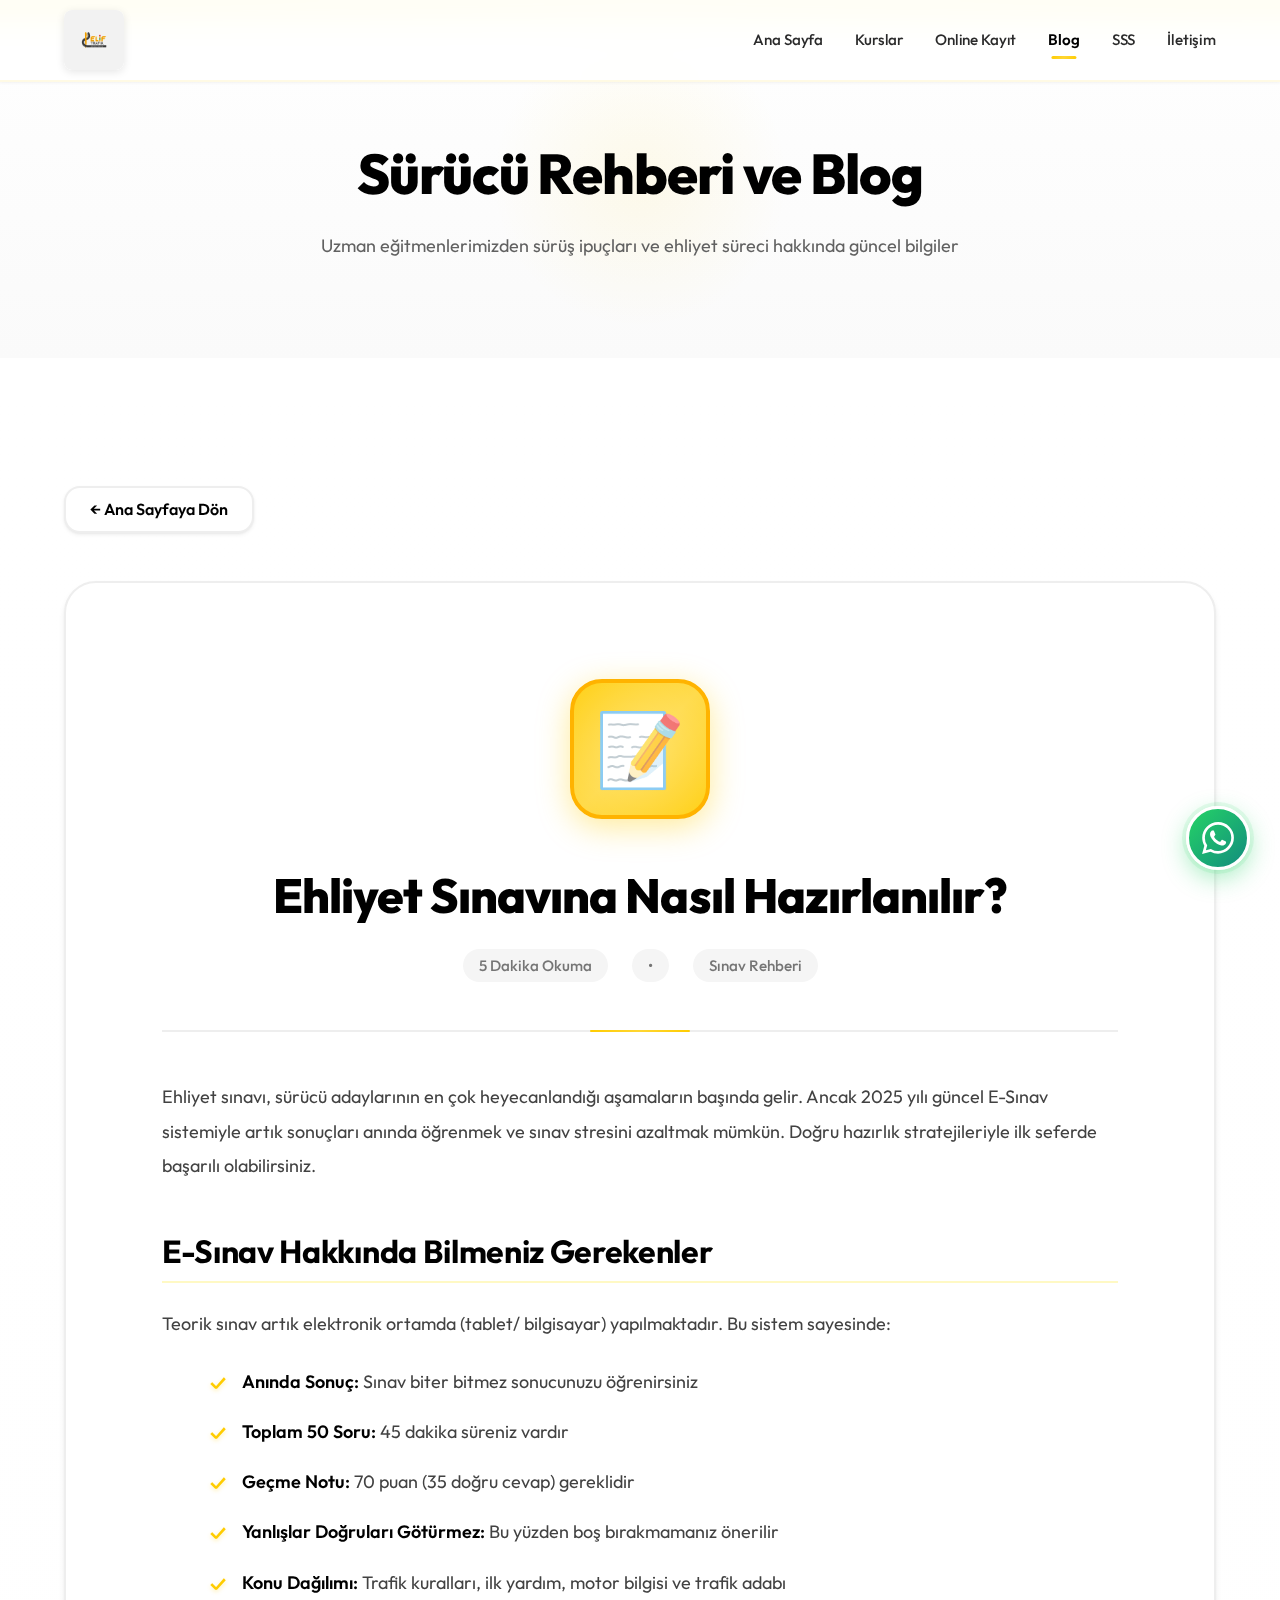
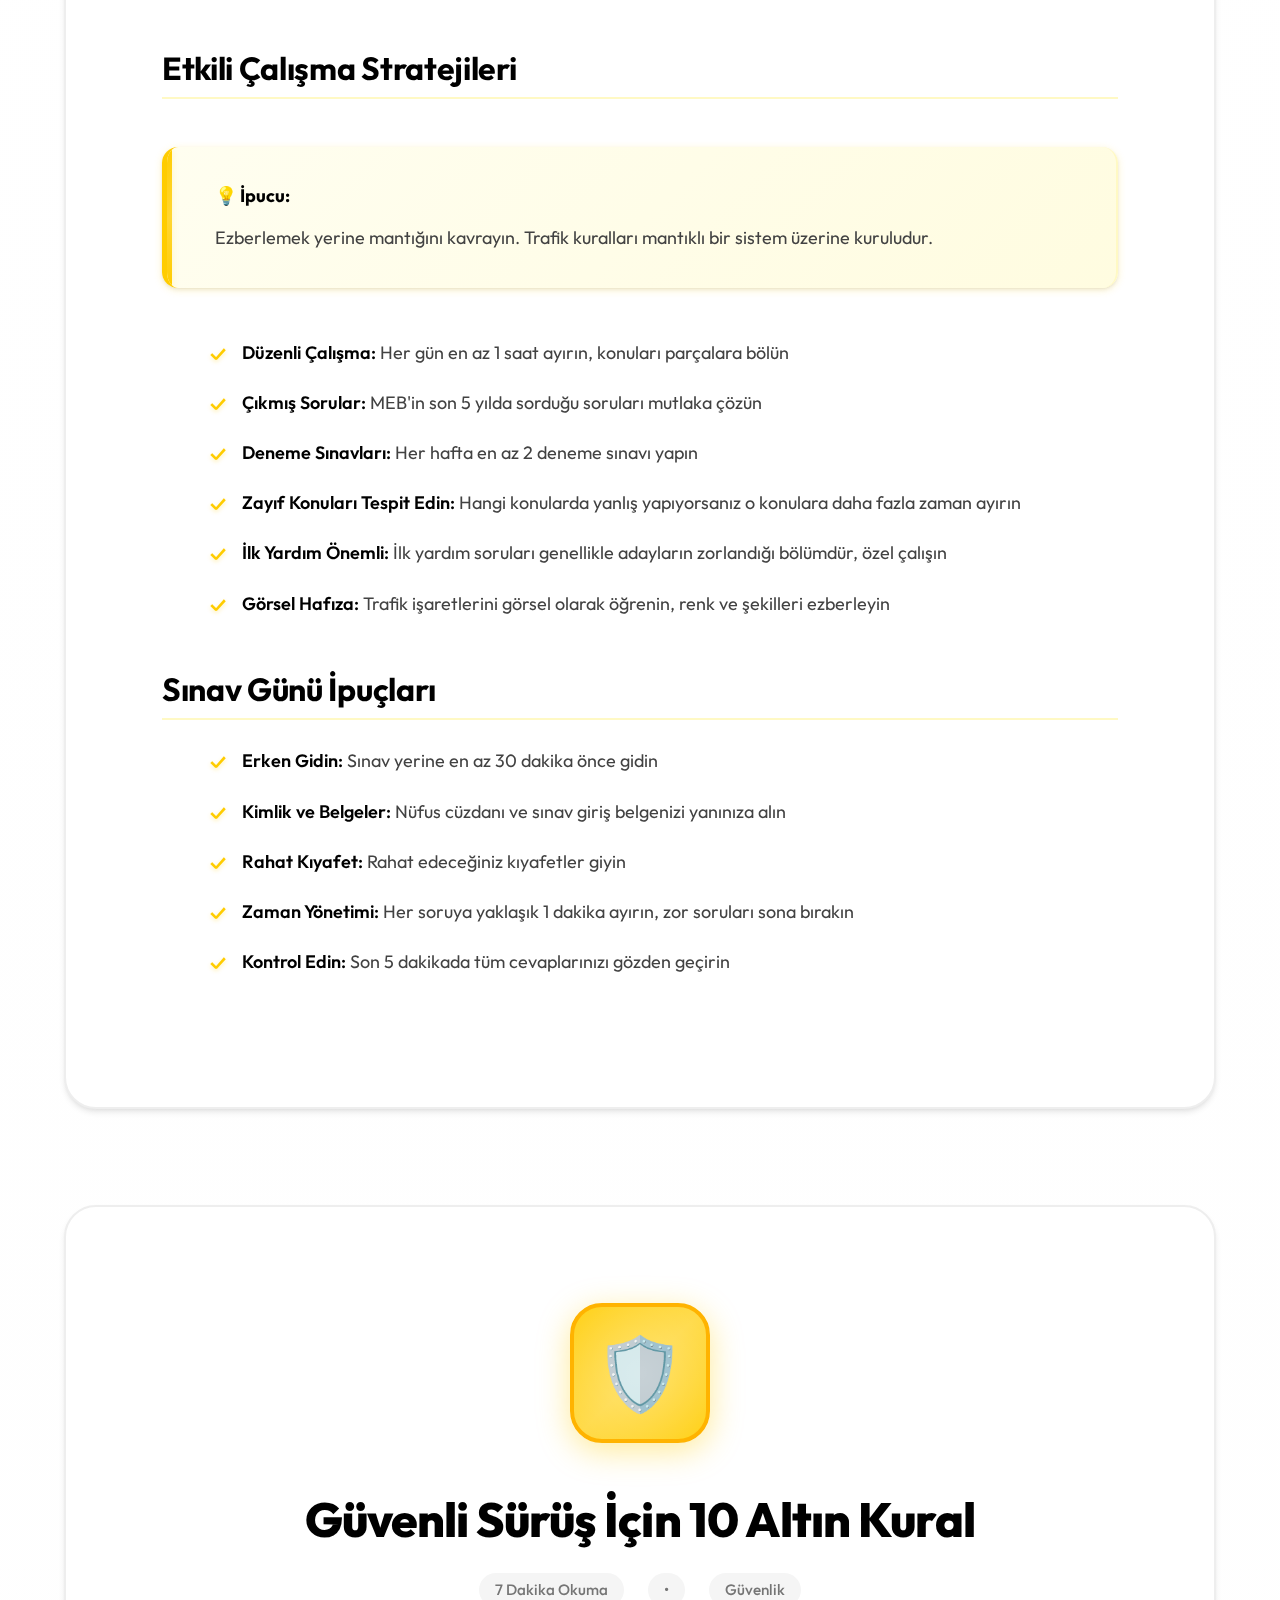
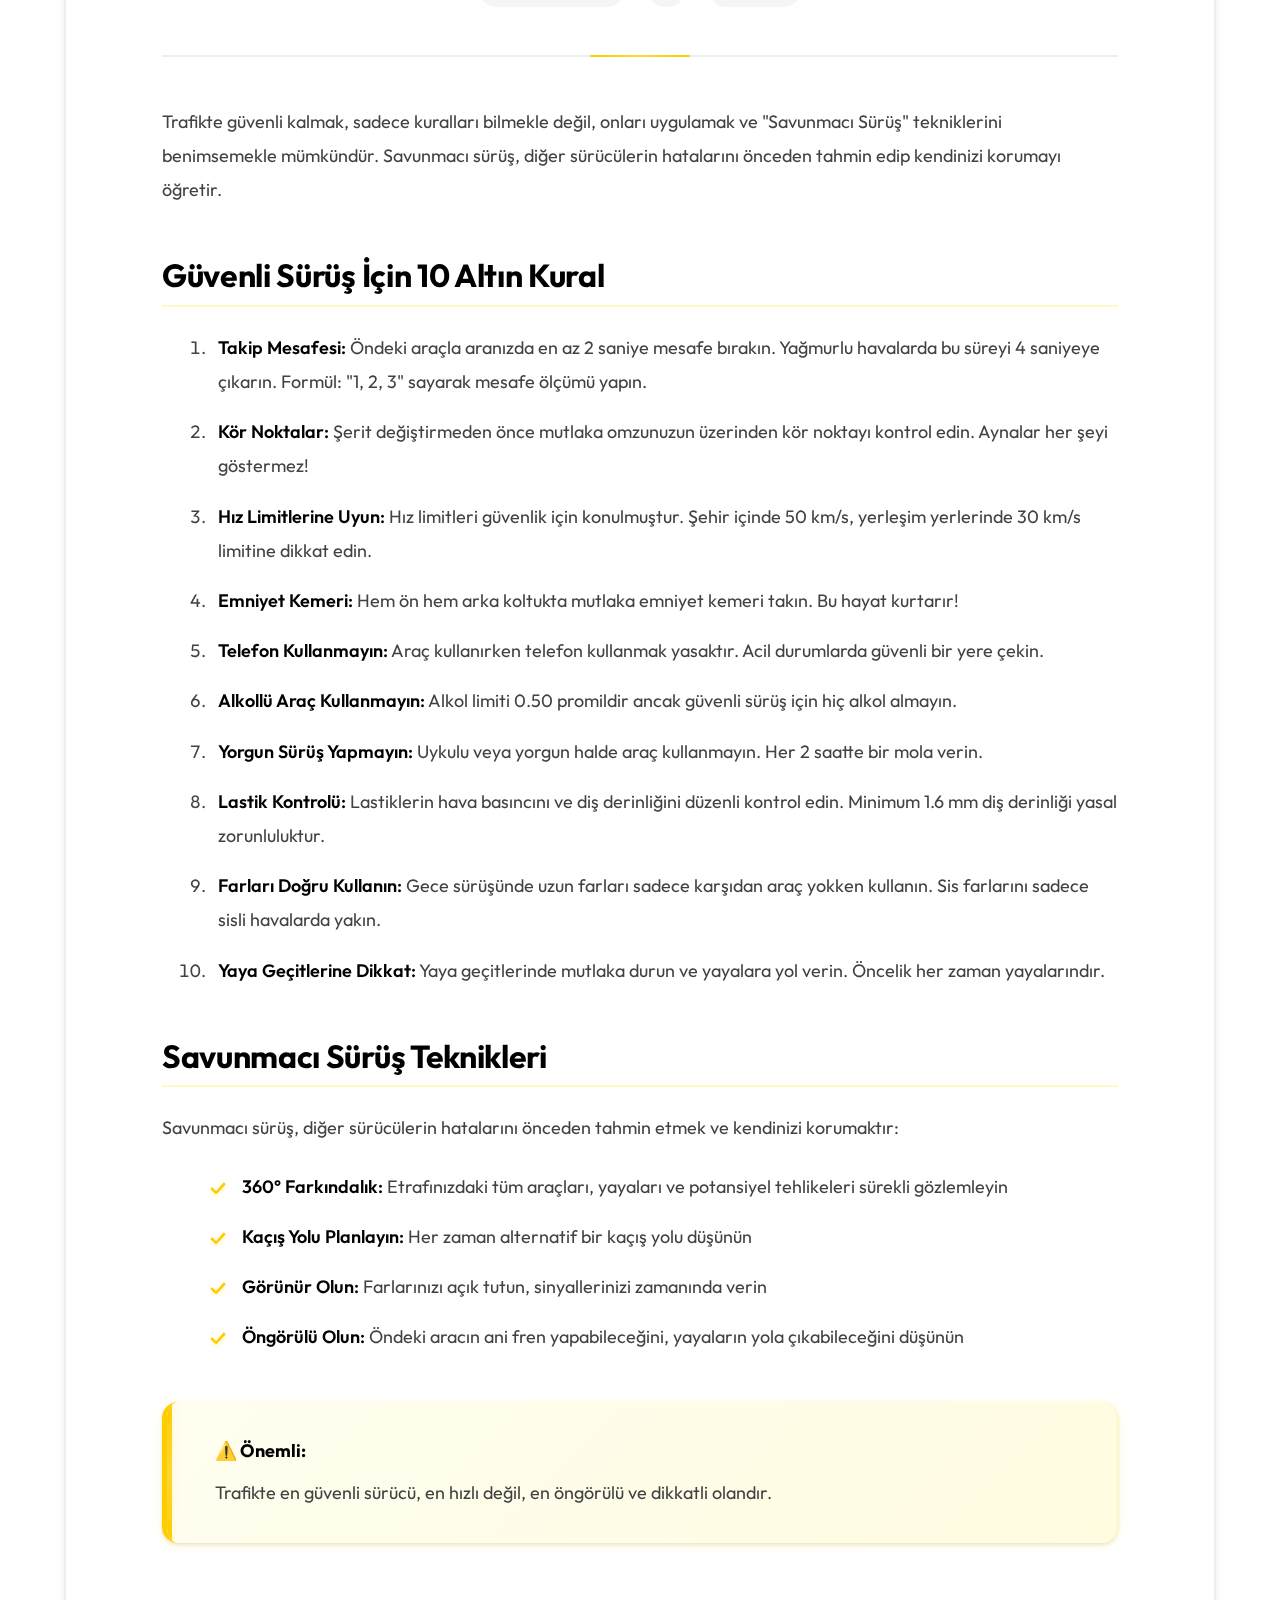
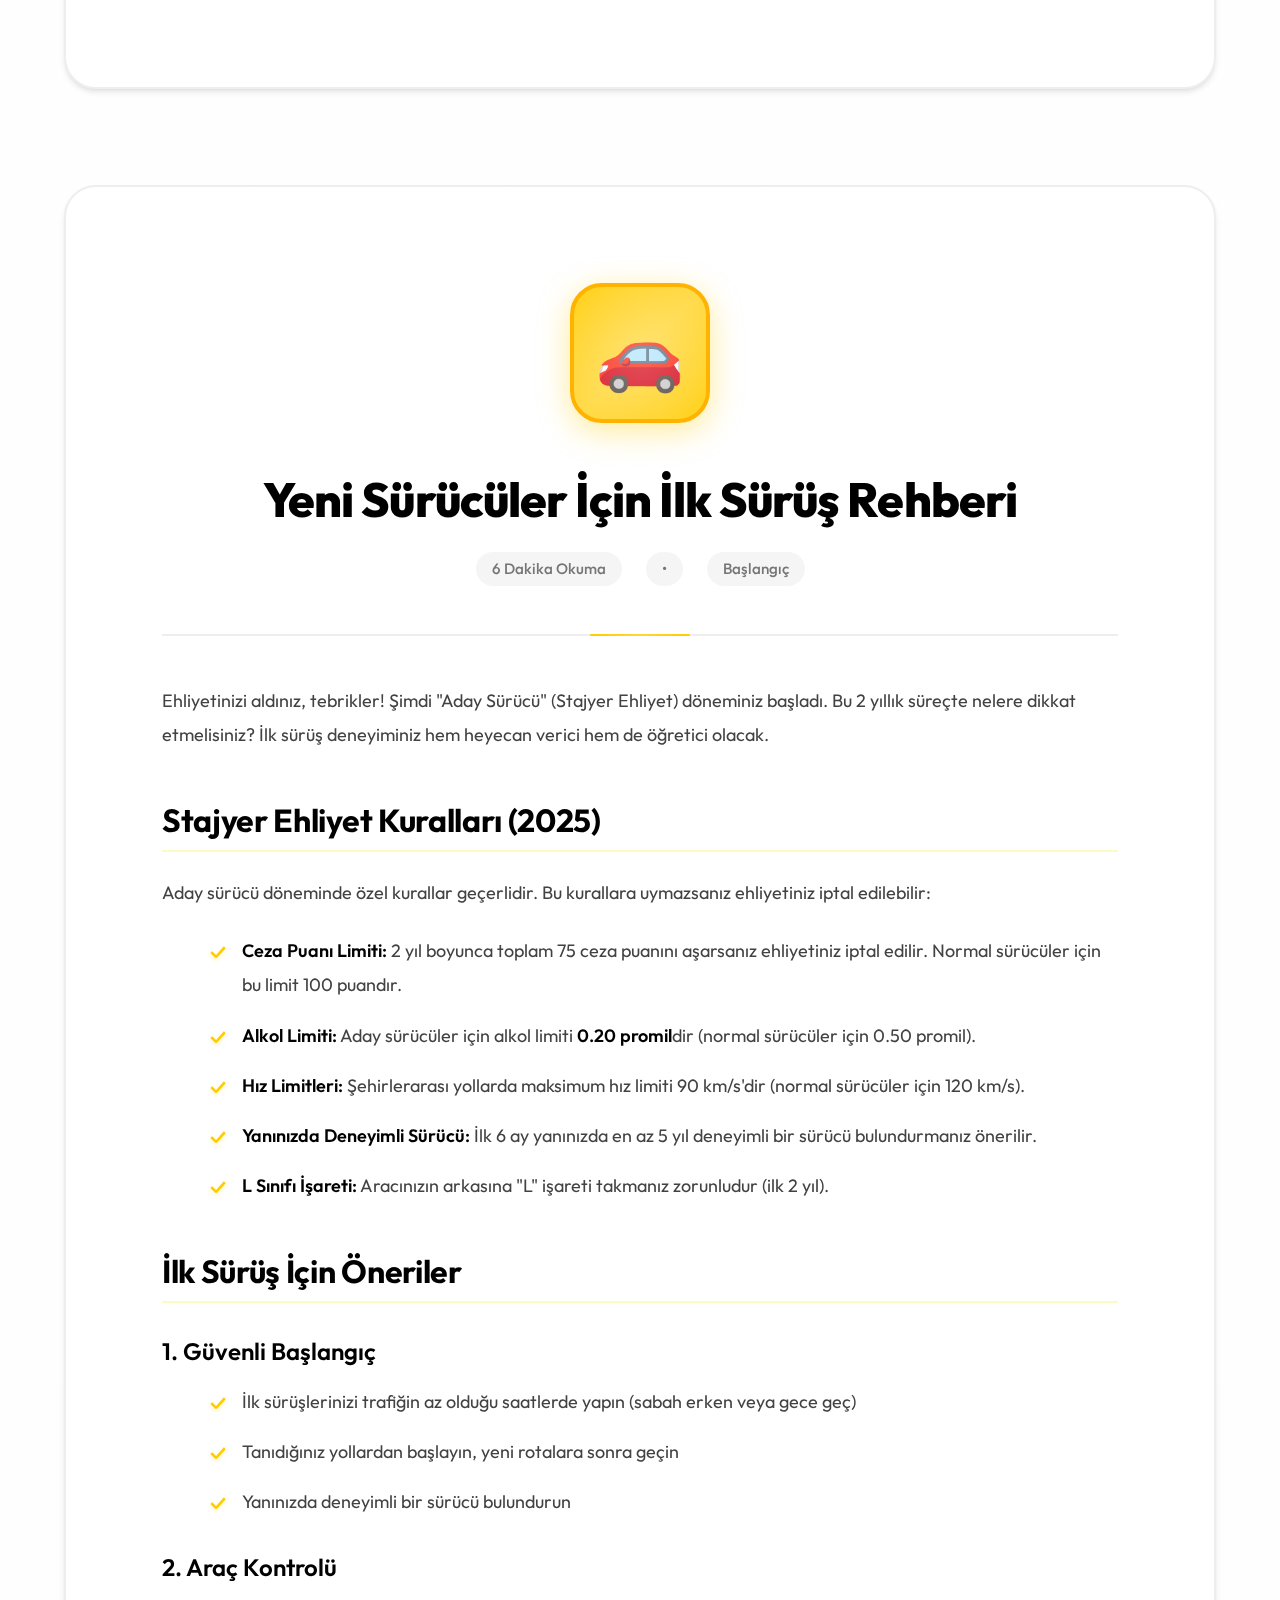
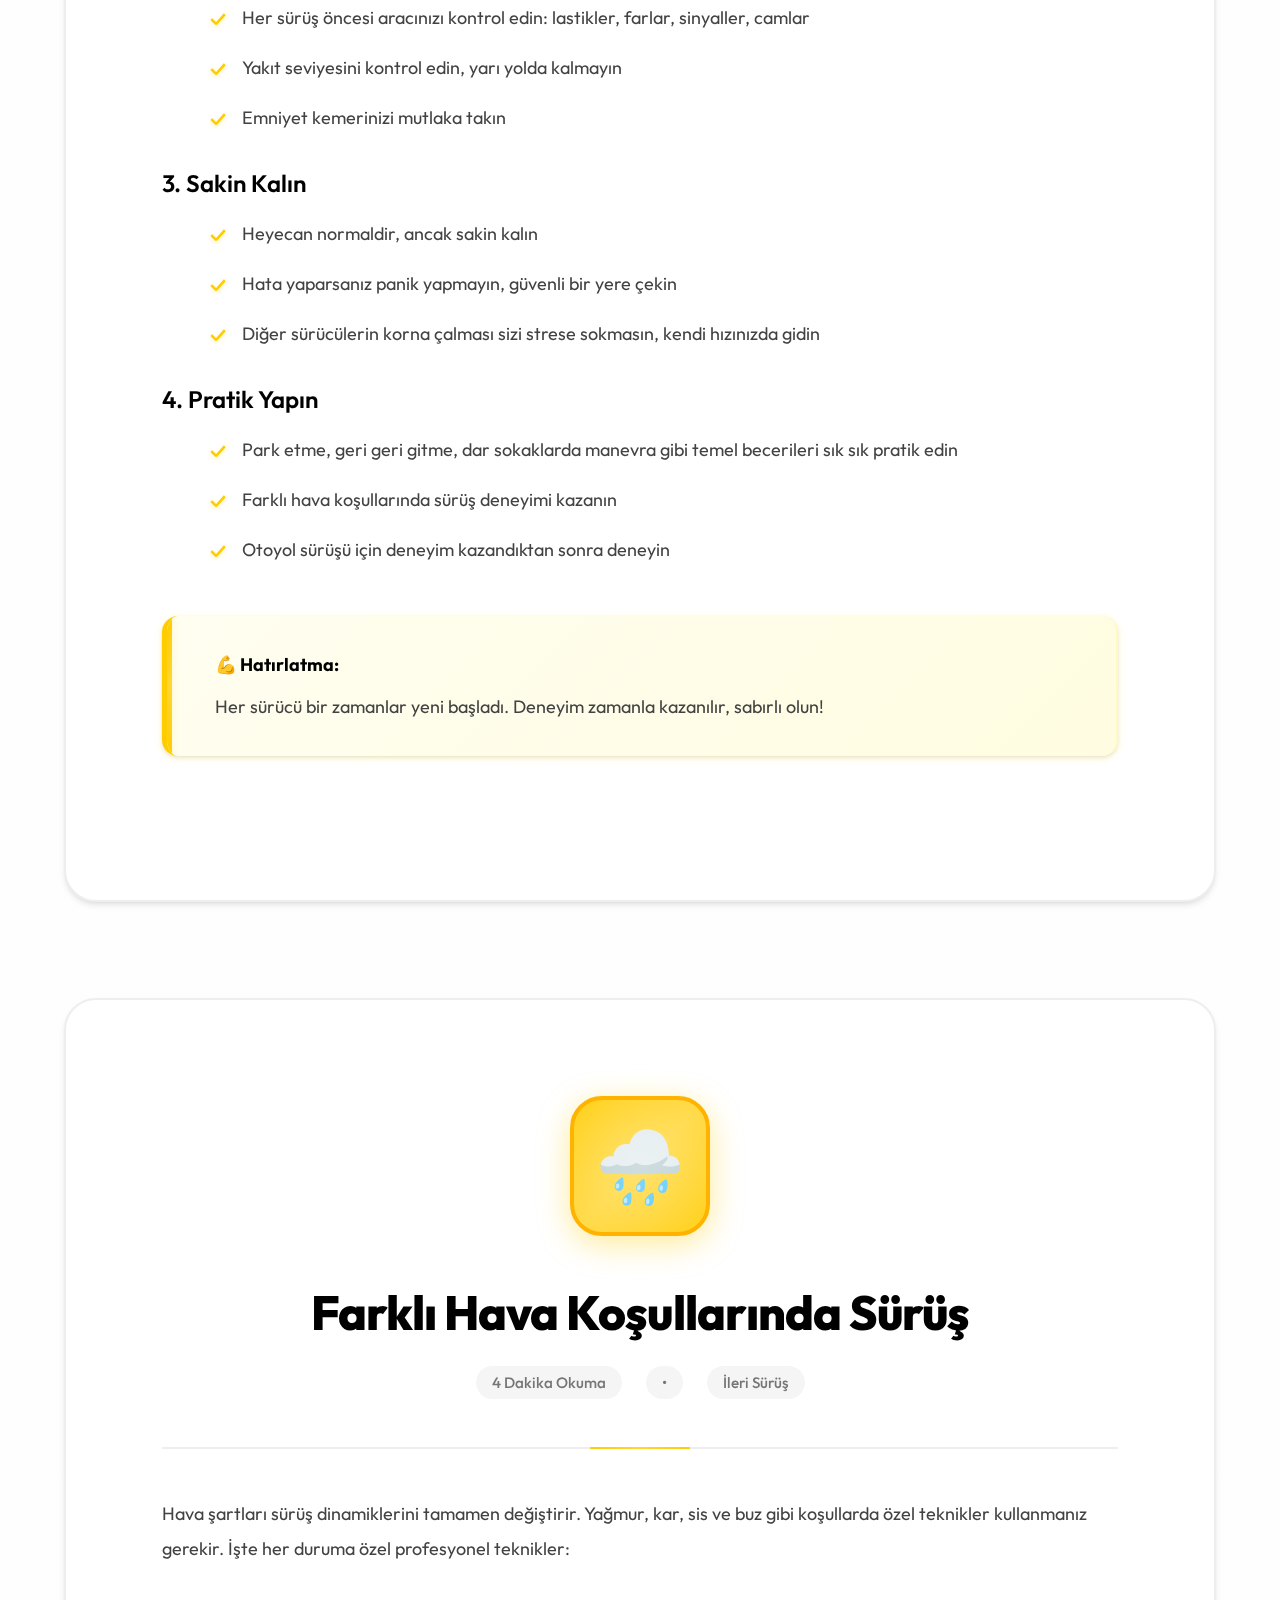
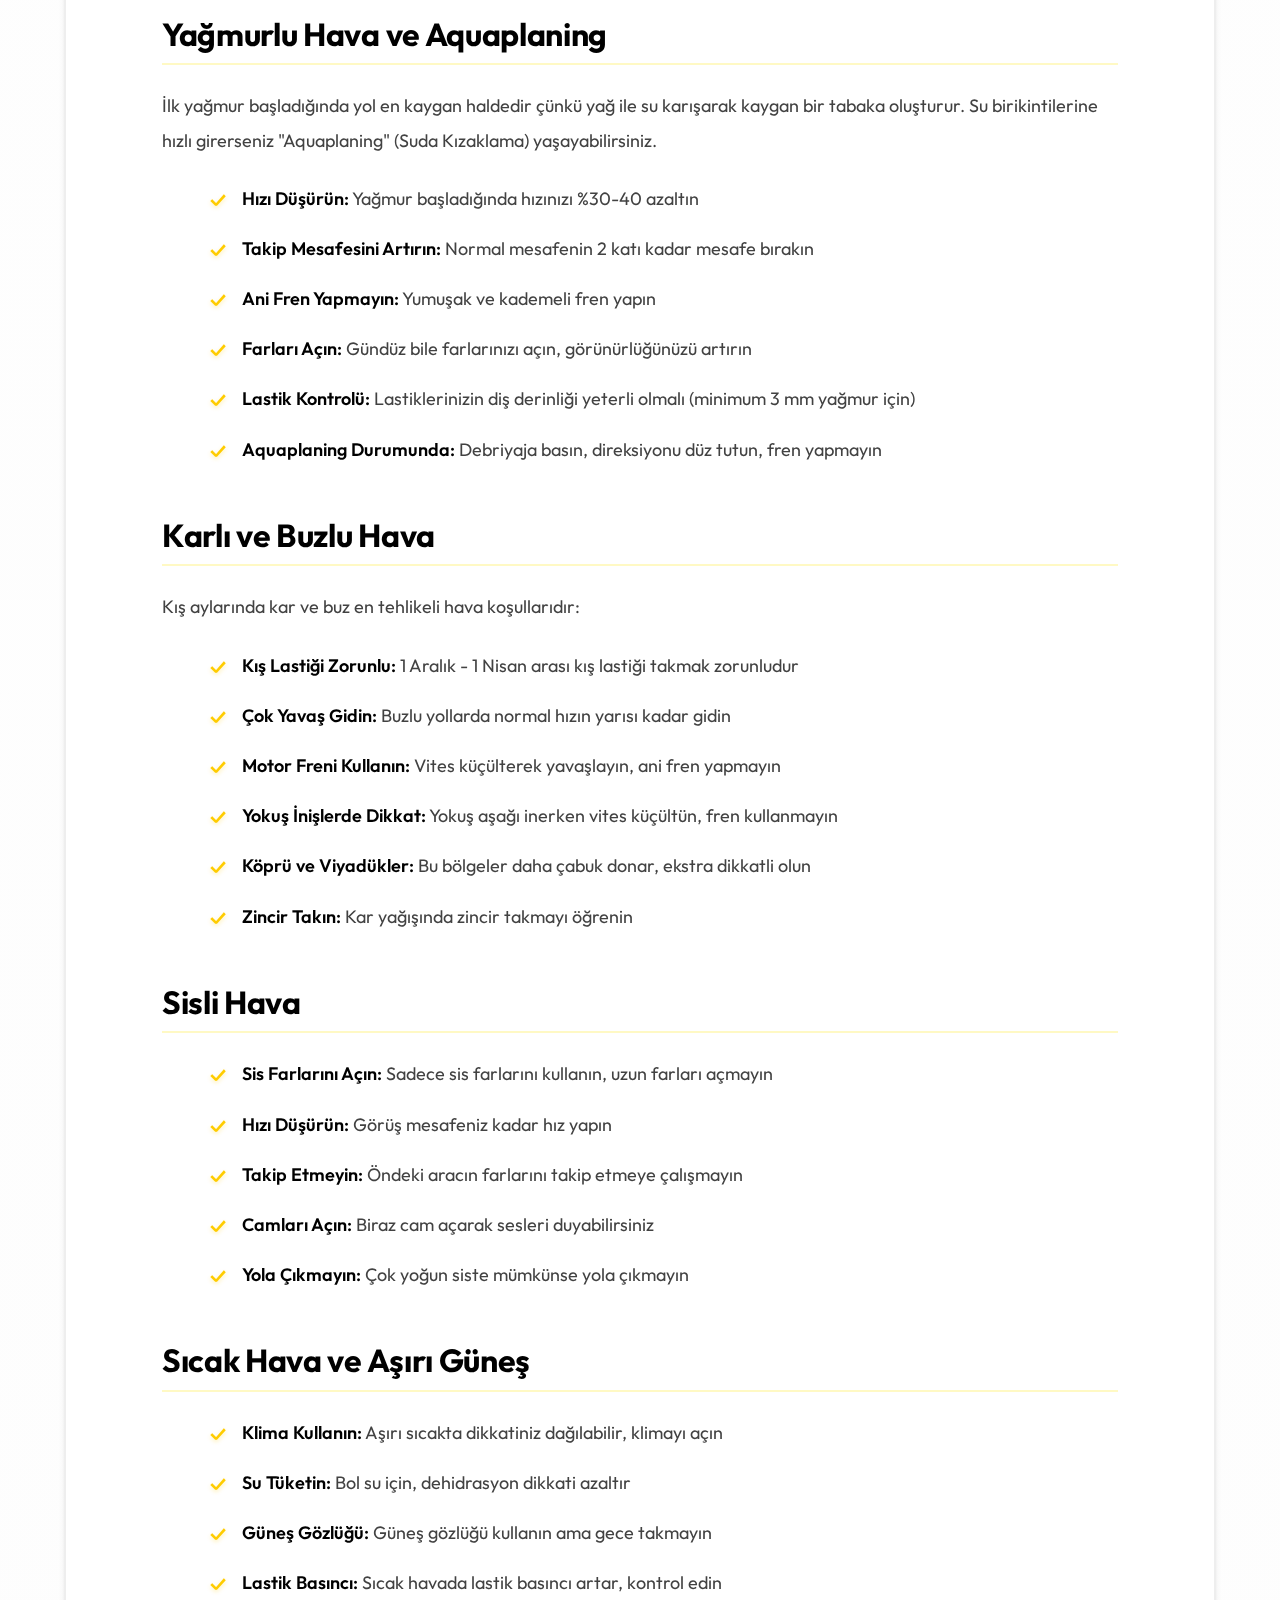
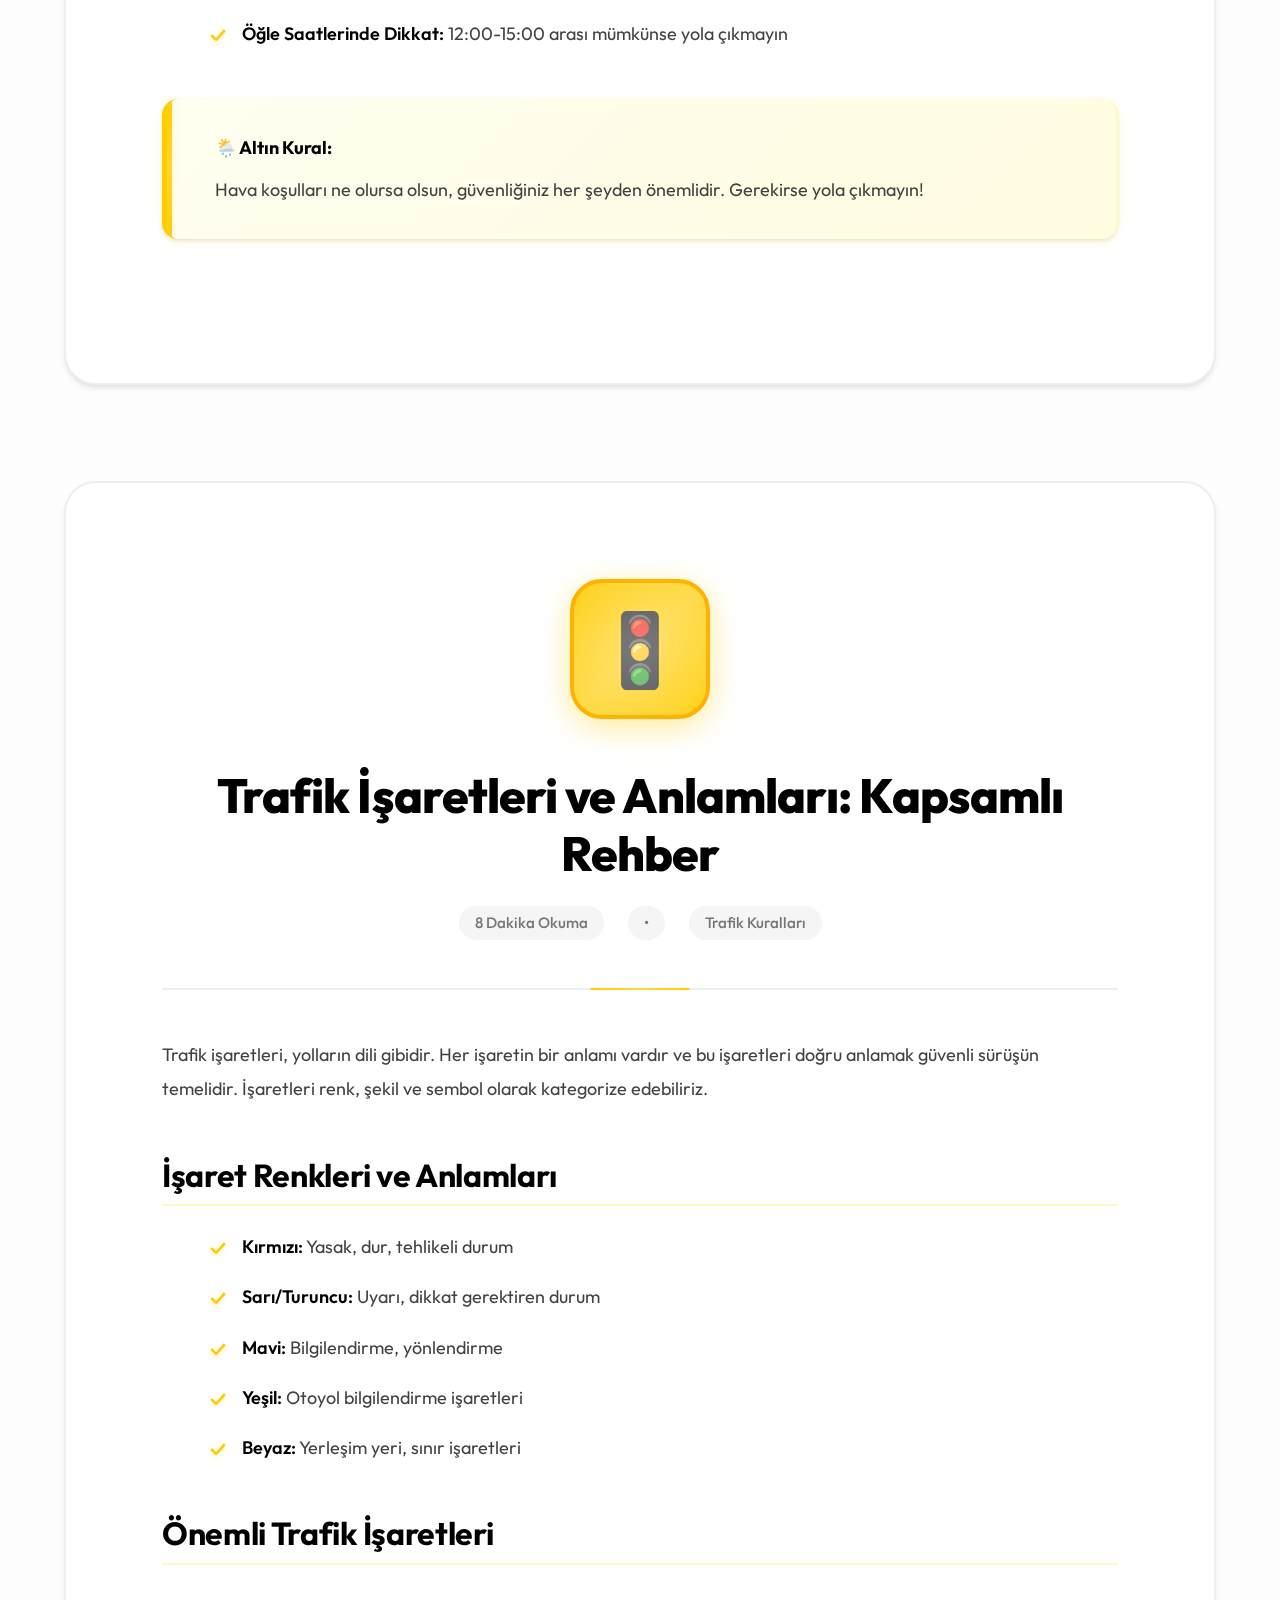
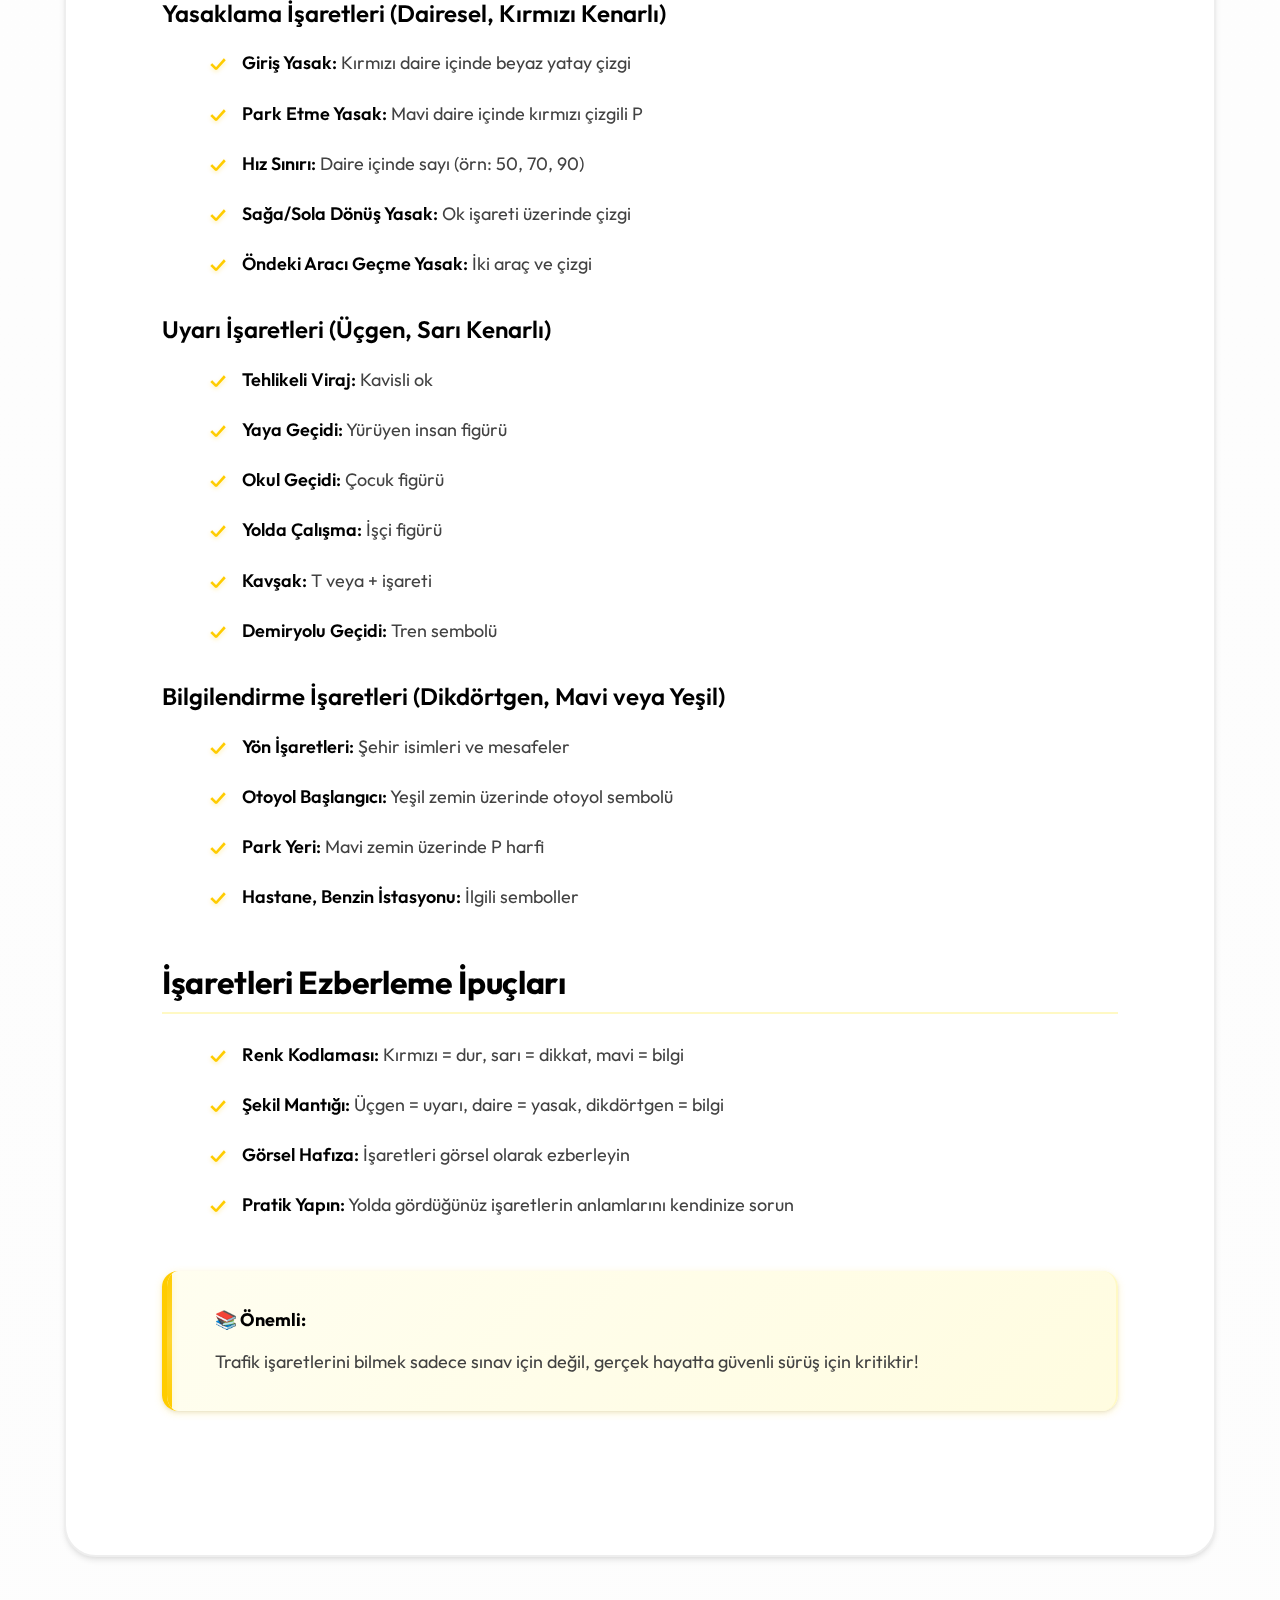
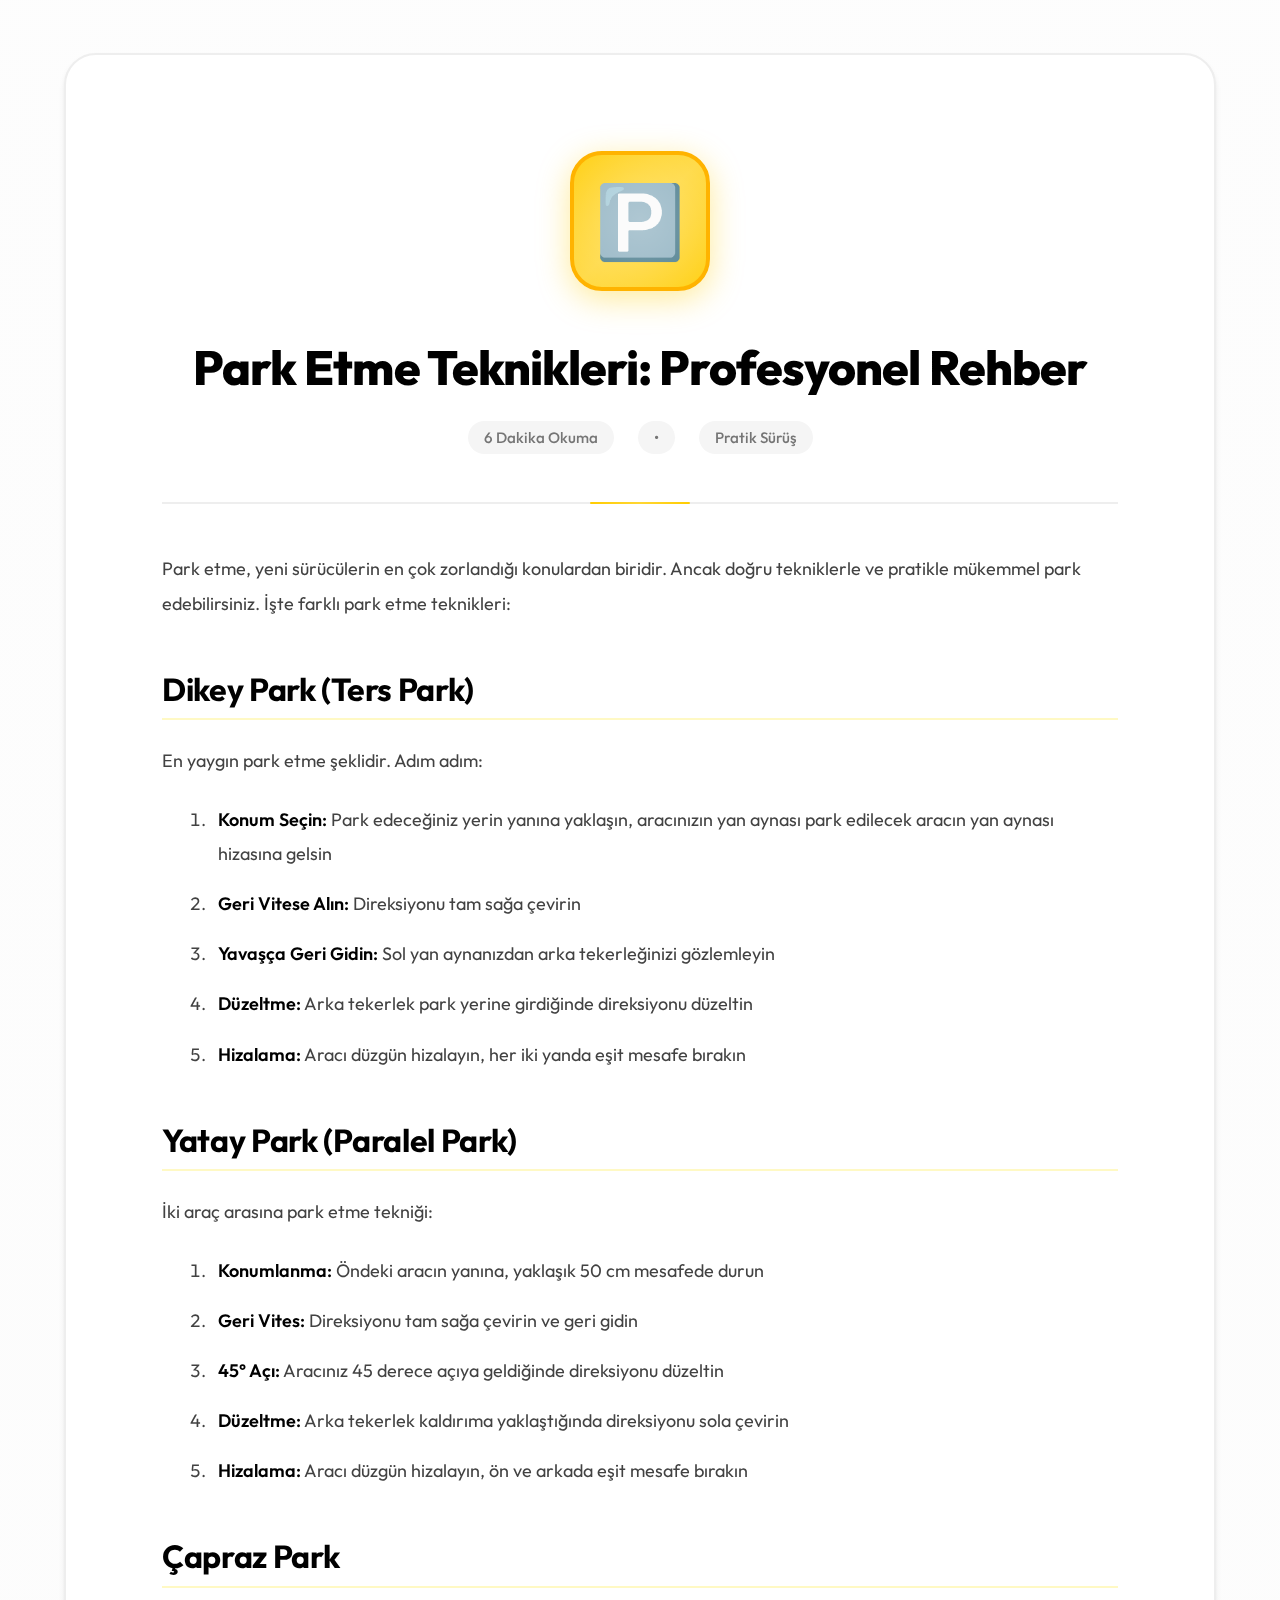
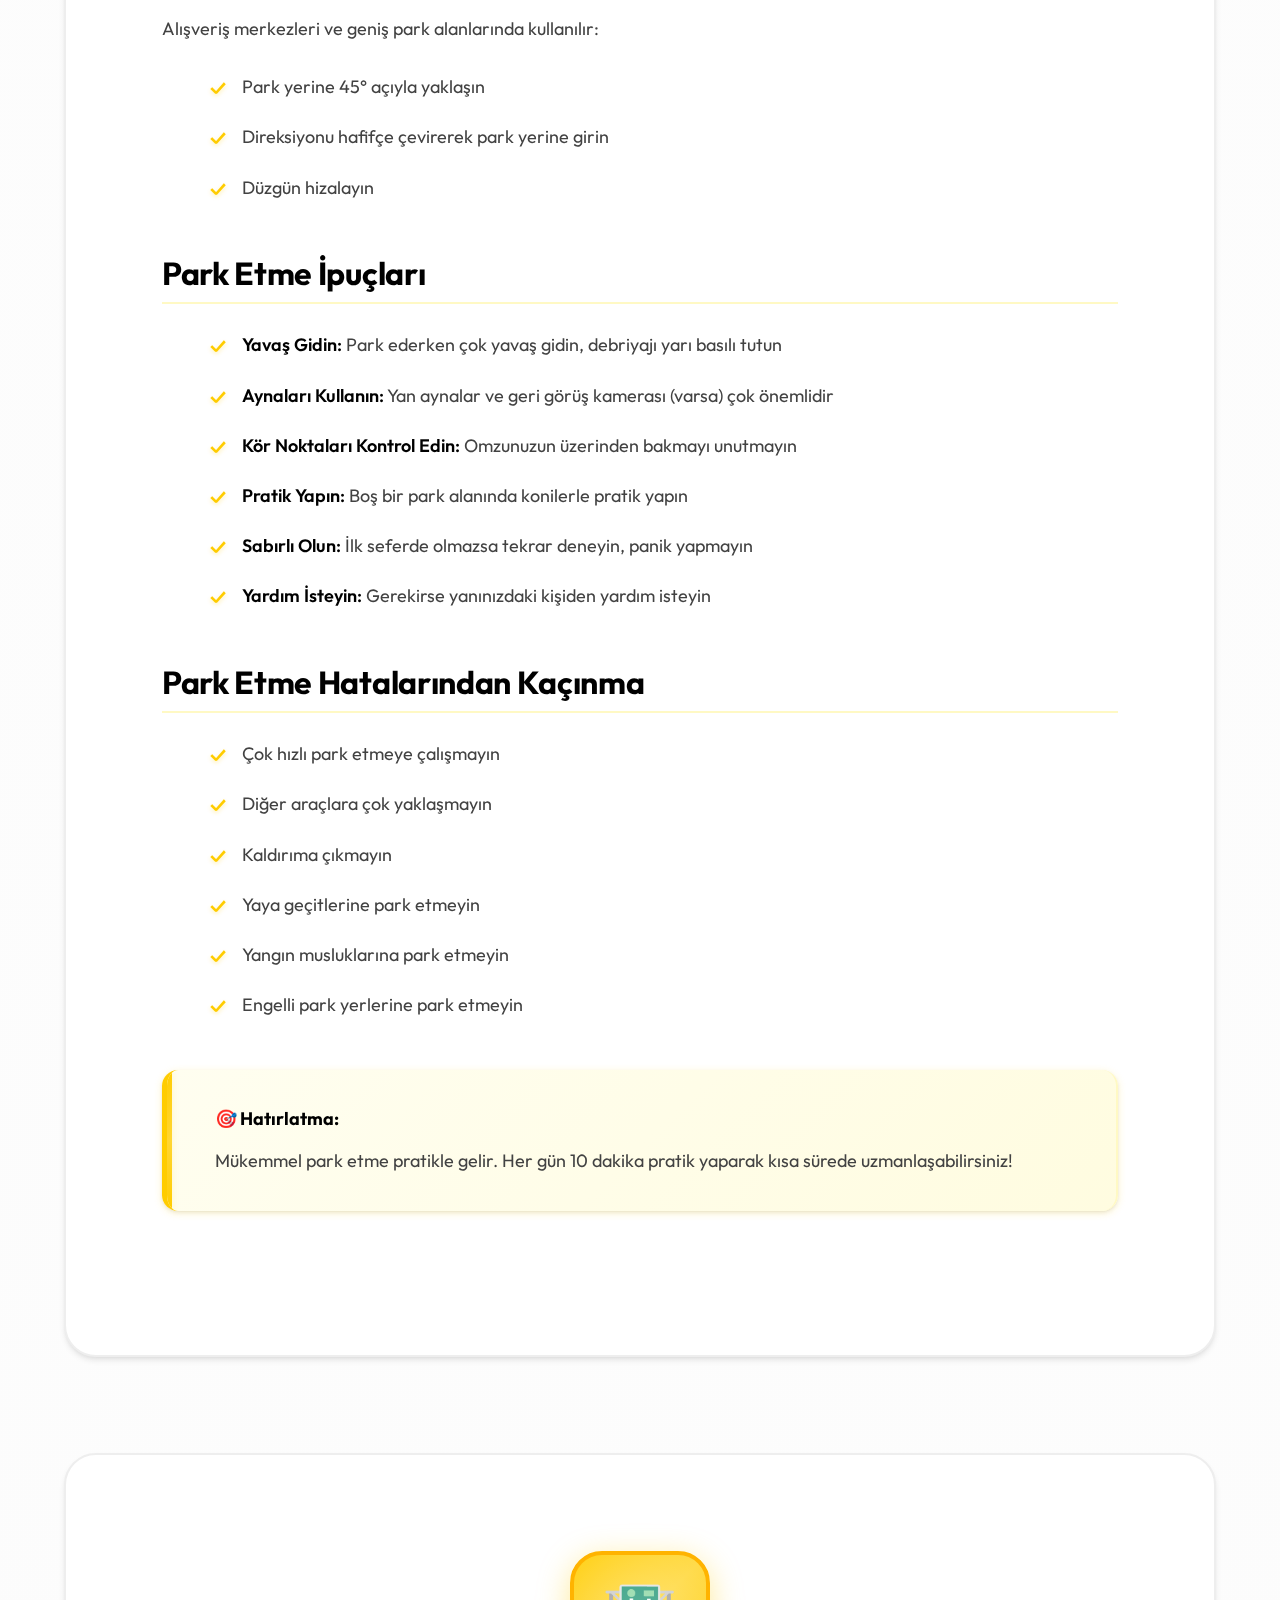
<file: elif-surucu-kursu/blog.html>
<!DOCTYPE html>
<html lang="tr">

<head>
    <meta charset="UTF-8">
    <meta name="viewport" content="width=device-width, initial-scale=1.0">
    <title>Sürücü Blogu | Elif Trafik Sürücü Kursu</title>
    <meta name="description"
        content="Ehliyet sınavı ipuçları, güvenli sürüş teknikleri ve yeni sürücüler için rehberler.">
    <link rel="stylesheet" href="styles.css">
    <link rel="preconnect" href="https://fonts.googleapis.com">
    <link rel="preconnect" href="https://fonts.gstatic.com" crossorigin>
    <link href="https://fonts.googleapis.com/css2?family=Outfit:wght@300;400;500;600;700;800&display=swap" rel="stylesheet">
</head>

<body>
    <!-- Navbar -->
    <nav class="navbar">
        <div class="nav-container">
            <a href="index.html" class="logo">
                <img src="images/logo.jpg" alt="Elif Trafik Sürücü Kursu Logo" class="logo-image">
            </a>
            <button class="nav-toggle" aria-label="Menü">
                <span></span>
                <span></span>
                <span></span>
            </button>
            <ul class="nav-menu">
                <li><a href="index.html#anasayfa" class="nav-link">Ana Sayfa</a></li>
                <li><a href="index.html#kurslar" class="nav-link">Kurslar</a></li>
                <li><a href="index.html#kayit" class="nav-link">Online Kayıt</a></li>
                <li><a href="blog.html" class="nav-link active">Blog</a></li>
                <li><a href="sss.html" class="nav-link">SSS</a></li>
                <li><a href="iletisim.html" class="nav-link">İletişim</a></li>
            </ul>
        </div>
    </nav>

    <!-- Page Header -->
    <header class="page-header">
        <div class="container">
            <h1 class="section-title">Sürücü Rehberi ve Blog</h1>
            <p class="section-description">Uzman eğitmenlerimizden sürüş ipuçları ve ehliyet süreci hakkında güncel
                bilgiler</p>
        </div>
    </header>

    <main class="blog-content">
        <div class="container">
            <a href="index.html" class="back-link">← Ana Sayfaya Dön</a>

            <!-- Article 1 -->
            <article class="article-full" id="sinav-hazirlik">
                <header class="article-header">
                    <div class="blog-icon-wrapper">📝</div>
                    <h2 class="article-title">Ehliyet Sınavına Nasıl Hazırlanılır?</h2>
                    <div class="article-meta">
                        <span>5 Dakika Okuma</span>
                        <span>•</span>
                        <span>Sınav Rehberi</span>
                    </div>
                </header>
                <div class="article-body">
                    <p>Ehliyet sınavı, sürücü adaylarının en çok heyecanlandığı aşamaların başında gelir. Ancak 2025
                        yılı güncel E-Sınav sistemiyle artık sonuçları anında öğrenmek ve sınav stresini azaltmak
                        mümkün. Doğru hazırlık stratejileriyle ilk seferde başarılı olabilirsiniz.</p>
                    
                    <h3>E-Sınav Hakkında Bilmeniz Gerekenler</h3>
                    <p>Teorik sınav artık elektronik ortamda (tablet/ bilgisayar) yapılmaktadır. Bu sistem sayesinde:</p>
                    <ul>
                        <li><strong>Anında Sonuç:</strong> Sınav biter bitmez sonucunuzu öğrenirsiniz</li>
                        <li><strong>Toplam 50 Soru:</strong> 45 dakika süreniz vardır</li>
                        <li><strong>Geçme Notu:</strong> 70 puan (35 doğru cevap) gereklidir</li>
                        <li><strong>Yanlışlar Doğruları Götürmez:</strong> Bu yüzden boş bırakmamanız önerilir</li>
                        <li><strong>Konu Dağılımı:</strong> Trafik kuralları, ilk yardım, motor bilgisi ve trafik adabı</li>
                    </ul>

                    <h3>Etkili Çalışma Stratejileri</h3>
                    <div class="highlight-box">
                        <strong>💡 İpucu:</strong> Ezberlemek yerine mantığını kavrayın. Trafik kuralları mantıklı bir sistem üzerine kuruludur.
                    </div>
                    <ul>
                        <li><strong>Düzenli Çalışma:</strong> Her gün en az 1 saat ayırın, konuları parçalara bölün</li>
                        <li><strong>Çıkmış Sorular:</strong> MEB'in son 5 yılda sorduğu soruları mutlaka çözün</li>
                        <li><strong>Deneme Sınavları:</strong> Her hafta en az 2 deneme sınavı yapın</li>
                        <li><strong>Zayıf Konuları Tespit Edin:</strong> Hangi konularda yanlış yapıyorsanız o konulara daha fazla zaman ayırın</li>
                        <li><strong>İlk Yardım Önemli:</strong> İlk yardım soruları genellikle adayların zorlandığı bölümdür, özel çalışın</li>
                        <li><strong>Görsel Hafıza:</strong> Trafik işaretlerini görsel olarak öğrenin, renk ve şekilleri ezberleyin</li>
                    </ul>

                    <h3>Sınav Günü İpuçları</h3>
                    <ul>
                        <li><strong>Erken Gidin:</strong> Sınav yerine en az 30 dakika önce gidin</li>
                        <li><strong>Kimlik ve Belgeler:</strong> Nüfus cüzdanı ve sınav giriş belgenizi yanınıza alın</li>
                        <li><strong>Rahat Kıyafet:</strong> Rahat edeceğiniz kıyafetler giyin</li>
                        <li><strong>Zaman Yönetimi:</strong> Her soruya yaklaşık 1 dakika ayırın, zor soruları sona bırakın</li>
                        <li><strong>Kontrol Edin:</strong> Son 5 dakikada tüm cevaplarınızı gözden geçirin</li>
                    </ul>
                </div>
            </article>

            <!-- Article 2 -->
            <article class="article-full" id="guvenli-surus">
                <header class="article-header">
                    <div class="blog-icon-wrapper">🛡️</div>
                    <h2 class="article-title">Güvenli Sürüş İçin 10 Altın Kural</h2>
                    <div class="article-meta">
                        <span>7 Dakika Okuma</span>
                        <span>•</span>
                        <span>Güvenlik</span>
                    </div>
                </header>
                <div class="article-body">
                    <p>Trafikte güvenli kalmak, sadece kuralları bilmekle değil, onları uygulamak ve "Savunmacı Sürüş"
                        tekniklerini benimsemekle mümkündür. Savunmacı sürüş, diğer sürücülerin hatalarını önceden tahmin edip
                        kendinizi korumayı öğretir.</p>
                    
                    <h3>Güvenli Sürüş İçin 10 Altın Kural</h3>
                    <ol>
                        <li><strong>Takip Mesafesi:</strong> Öndeki araçla aranızda en az 2 saniye mesafe bırakın. Yağmurlu havalarda bu süreyi 4 saniyeye çıkarın. Formül: "1, 2, 3" sayarak mesafe ölçümü yapın.</li>
                        <li><strong>Kör Noktalar:</strong> Şerit değiştirmeden önce mutlaka omzunuzun üzerinden kör noktayı kontrol edin. Aynalar her şeyi göstermez!</li>
                        <li><strong>Hız Limitlerine Uyun:</strong> Hız limitleri güvenlik için konulmuştur. Şehir içinde 50 km/s, yerleşim yerlerinde 30 km/s limitine dikkat edin.</li>
                        <li><strong>Emniyet Kemeri:</strong> Hem ön hem arka koltukta mutlaka emniyet kemeri takın. Bu hayat kurtarır!</li>
                        <li><strong>Telefon Kullanmayın:</strong> Araç kullanırken telefon kullanmak yasaktır. Acil durumlarda güvenli bir yere çekin.</li>
                        <li><strong>Alkollü Araç Kullanmayın:</strong> Alkol limiti 0.50 promildir ancak güvenli sürüş için hiç alkol almayın.</li>
                        <li><strong>Yorgun Sürüş Yapmayın:</strong> Uykulu veya yorgun halde araç kullanmayın. Her 2 saatte bir mola verin.</li>
                        <li><strong>Lastik Kontrolü:</strong> Lastiklerin hava basıncını ve diş derinliğini düzenli kontrol edin. Minimum 1.6 mm diş derinliği yasal zorunluluktur.</li>
                        <li><strong>Farları Doğru Kullanın:</strong> Gece sürüşünde uzun farları sadece karşıdan araç yokken kullanın. Sis farlarını sadece sisli havalarda yakın.</li>
                        <li><strong>Yaya Geçitlerine Dikkat:</strong> Yaya geçitlerinde mutlaka durun ve yayalara yol verin. Öncelik her zaman yayalarındır.</li>
                    </ol>

                    <h3>Savunmacı Sürüş Teknikleri</h3>
                    <p>Savunmacı sürüş, diğer sürücülerin hatalarını önceden tahmin etmek ve kendinizi korumaktır:</p>
                    <ul>
                        <li><strong>360° Farkındalık:</strong> Etrafınızdaki tüm araçları, yayaları ve potansiyel tehlikeleri sürekli gözlemleyin</li>
                        <li><strong>Kaçış Yolu Planlayın:</strong> Her zaman alternatif bir kaçış yolu düşünün</li>
                        <li><strong>Görünür Olun:</strong> Farlarınızı açık tutun, sinyallerinizi zamanında verin</li>
                        <li><strong>Öngörülü Olun:</strong> Öndeki aracın ani fren yapabileceğini, yayaların yola çıkabileceğini düşünün</li>
                    </ul>

                    <div class="highlight-box">
                        <strong>⚠️ Önemli:</strong> Trafikte en güvenli sürücü, en hızlı değil, en öngörülü ve dikkatli olandır.
                    </div>
                </div>
            </article>

            <!-- Article 3 -->
            <article class="article-full" id="ilk-surus">
                <header class="article-header">
                    <div class="blog-icon-wrapper">🚗</div>
                    <h2 class="article-title">Yeni Sürücüler İçin İlk Sürüş Rehberi</h2>
                    <div class="article-meta">
                        <span>6 Dakika Okuma</span>
                        <span>•</span>
                        <span>Başlangıç</span>
                    </div>
                </header>
                <div class="article-body">
                    <p>Ehliyetinizi aldınız, tebrikler! Şimdi "Aday Sürücü" (Stajyer Ehliyet) döneminiz başladı. Bu 2
                        yıllık süreçte nelere dikkat etmelisiniz? İlk sürüş deneyiminiz hem heyecan verici hem de
                        öğretici olacak.</p>
                    
                    <h3>Stajyer Ehliyet Kuralları (2025)</h3>
                    <p>Aday sürücü döneminde özel kurallar geçerlidir. Bu kurallara uymazsanız ehliyetiniz iptal edilebilir:</p>
                    <ul>
                        <li><strong>Ceza Puanı Limiti:</strong> 2 yıl boyunca toplam 75 ceza puanını aşarsanız ehliyetiniz iptal edilir. Normal sürücüler için bu limit 100 puandır.</li>
                        <li><strong>Alkol Limiti:</strong> Aday sürücüler için alkol limiti <strong>0.20 promil</strong>dir (normal sürücüler için 0.50 promil).</li>
                        <li><strong>Hız Limitleri:</strong> Şehirlerarası yollarda maksimum hız limiti 90 km/s'dir (normal sürücüler için 120 km/s).</li>
                        <li><strong>Yanınızda Deneyimli Sürücü:</strong> İlk 6 ay yanınızda en az 5 yıl deneyimli bir sürücü bulundurmanız önerilir.</li>
                        <li><strong>L Sınıfı İşareti:</strong> Aracınızın arkasına "L" işareti takmanız zorunludur (ilk 2 yıl).</li>
                    </ul>

                    <h3>İlk Sürüş İçin Öneriler</h3>
                    <h4>1. Güvenli Başlangıç</h4>
                    <ul>
                        <li>İlk sürüşlerinizi trafiğin az olduğu saatlerde yapın (sabah erken veya gece geç)</li>
                        <li>Tanıdığınız yollardan başlayın, yeni rotalara sonra geçin</li>
                        <li>Yanınızda deneyimli bir sürücü bulundurun</li>
                    </ul>

                    <h4>2. Araç Kontrolü</h4>
                    <ul>
                        <li>Her sürüş öncesi aracınızı kontrol edin: lastikler, farlar, sinyaller, camlar</li>
                        <li>Yakıt seviyesini kontrol edin, yarı yolda kalmayın</li>
                        <li>Emniyet kemerinizi mutlaka takın</li>
                    </ul>

                    <h4>3. Sakin Kalın</h4>
                    <ul>
                        <li>Heyecan normaldir, ancak sakin kalın</li>
                        <li>Hata yaparsanız panik yapmayın, güvenli bir yere çekin</li>
                        <li>Diğer sürücülerin korna çalması sizi strese sokmasın, kendi hızınızda gidin</li>
                    </ul>

                    <h4>4. Pratik Yapın</h4>
                    <ul>
                        <li>Park etme, geri geri gitme, dar sokaklarda manevra gibi temel becerileri sık sık pratik edin</li>
                        <li>Farklı hava koşullarında sürüş deneyimi kazanın</li>
                        <li>Otoyol sürüşü için deneyim kazandıktan sonra deneyin</li>
                    </ul>

                    <div class="highlight-box">
                        <strong>💪 Hatırlatma:</strong> Her sürücü bir zamanlar yeni başladı. Deneyim zamanla kazanılır, sabırlı olun!
                    </div>
                </div>
            </article>

            <!-- Article 4 -->
            <article class="article-full" id="hava-kosullari">
                <header class="article-header">
                    <div class="blog-icon-wrapper">🌧️</div>
                    <h2 class="article-title">Farklı Hava Koşullarında Sürüş</h2>
                    <div class="article-meta">
                        <span>4 Dakika Okuma</span>
                        <span>•</span>
                        <span>İleri Sürüş</span>
                    </div>
                </header>
                <div class="article-body">
                    <p>Hava şartları sürüş dinamiklerini tamamen değiştirir. Yağmur, kar, sis ve buz gibi koşullarda
                        özel teknikler kullanmanız gerekir. İşte her duruma özel profesyonel teknikler:</p>
                    
                    <h3>Yağmurlu Hava ve Aquaplaning</h3>
                    <p>İlk yağmur başladığında yol en kaygan haldedir çünkü yağ ile su karışarak kaygan bir tabaka oluşturur.
                        Su birikintilerine hızlı girerseniz "Aquaplaning" (Suda Kızaklama) yaşayabilirsiniz.</p>
                    <ul>
                        <li><strong>Hızı Düşürün:</strong> Yağmur başladığında hızınızı %30-40 azaltın</li>
                        <li><strong>Takip Mesafesini Artırın:</strong> Normal mesafenin 2 katı kadar mesafe bırakın</li>
                        <li><strong>Ani Fren Yapmayın:</strong> Yumuşak ve kademeli fren yapın</li>
                        <li><strong>Farları Açın:</strong> Gündüz bile farlarınızı açın, görünürlüğünüzü artırın</li>
                        <li><strong>Lastik Kontrolü:</strong> Lastiklerinizin diş derinliği yeterli olmalı (minimum 3 mm yağmur için)</li>
                        <li><strong>Aquaplaning Durumunda:</strong> Debriyaja basın, direksiyonu düz tutun, fren yapmayın</li>
                    </ul>

                    <h3>Karlı ve Buzlu Hava</h3>
                    <p>Kış aylarında kar ve buz en tehlikeli hava koşullarıdır:</p>
                    <ul>
                        <li><strong>Kış Lastiği Zorunlu:</strong> 1 Aralık - 1 Nisan arası kış lastiği takmak zorunludur</li>
                        <li><strong>Çok Yavaş Gidin:</strong> Buzlu yollarda normal hızın yarısı kadar gidin</li>
                        <li><strong>Motor Freni Kullanın:</strong> Vites küçülterek yavaşlayın, ani fren yapmayın</li>
                        <li><strong>Yokuş İnişlerde Dikkat:</strong> Yokuş aşağı inerken vites küçültün, fren kullanmayın</li>
                        <li><strong>Köprü ve Viyadükler:</strong> Bu bölgeler daha çabuk donar, ekstra dikkatli olun</li>
                        <li><strong>Zincir Takın:</strong> Kar yağışında zincir takmayı öğrenin</li>
                    </ul>

                    <h3>Sisli Hava</h3>
                    <ul>
                        <li><strong>Sis Farlarını Açın:</strong> Sadece sis farlarını kullanın, uzun farları açmayın</li>
                        <li><strong>Hızı Düşürün:</strong> Görüş mesafeniz kadar hız yapın</li>
                        <li><strong>Takip Etmeyin:</strong> Öndeki aracın farlarını takip etmeye çalışmayın</li>
                        <li><strong>Camları Açın:</strong> Biraz cam açarak sesleri duyabilirsiniz</li>
                        <li><strong>Yola Çıkmayın:</strong> Çok yoğun siste mümkünse yola çıkmayın</li>
                    </ul>

                    <h3>Sıcak Hava ve Aşırı Güneş</h3>
                    <ul>
                        <li><strong>Klima Kullanın:</strong> Aşırı sıcakta dikkatiniz dağılabilir, klimayı açın</li>
                        <li><strong>Su Tüketin:</strong> Bol su için, dehidrasyon dikkati azaltır</li>
                        <li><strong>Güneş Gözlüğü:</strong> Güneş gözlüğü kullanın ama gece takmayın</li>
                        <li><strong>Lastik Basıncı:</strong> Sıcak havada lastik basıncı artar, kontrol edin</li>
                        <li><strong>Öğle Saatlerinde Dikkat:</strong> 12:00-15:00 arası mümkünse yola çıkmayın</li>
                    </ul>

                    <div class="highlight-box">
                        <strong>🌦️ Altın Kural:</strong> Hava koşulları ne olursa olsun, güvenliğiniz her şeyden önemlidir. Gerekirse yola çıkmayın!
                    </div>
                </div>
            </article>

            <!-- Article 5 -->
            <article class="article-full" id="trafik-isaretleri">
                <header class="article-header">
                    <div class="blog-icon-wrapper">🚦</div>
                    <h2 class="article-title">Trafik İşaretleri ve Anlamları: Kapsamlı Rehber</h2>
                    <div class="article-meta">
                        <span>8 Dakika Okuma</span>
                        <span>•</span>
                        <span>Trafik Kuralları</span>
                    </div>
                </header>
                <div class="article-body">
                    <p>Trafik işaretleri, yolların dili gibidir. Her işaretin bir anlamı vardır ve bu işaretleri doğru
                        anlamak güvenli sürüşün temelidir. İşaretleri renk, şekil ve sembol olarak kategorize edebiliriz.</p>
                    
                    <h3>İşaret Renkleri ve Anlamları</h3>
                    <ul>
                        <li><strong>Kırmızı:</strong> Yasak, dur, tehlikeli durum</li>
                        <li><strong>Sarı/Turuncu:</strong> Uyarı, dikkat gerektiren durum</li>
                        <li><strong>Mavi:</strong> Bilgilendirme, yönlendirme</li>
                        <li><strong>Yeşil:</strong> Otoyol bilgilendirme işaretleri</li>
                        <li><strong>Beyaz:</strong> Yerleşim yeri, sınır işaretleri</li>
                    </ul>

                    <h3>Önemli Trafik İşaretleri</h3>
                    <h4>Yasaklama İşaretleri (Dairesel, Kırmızı Kenarlı)</h4>
                    <ul>
                        <li><strong>Giriş Yasak:</strong> Kırmızı daire içinde beyaz yatay çizgi</li>
                        <li><strong>Park Etme Yasak:</strong> Mavi daire içinde kırmızı çizgili P</li>
                        <li><strong>Hız Sınırı:</strong> Daire içinde sayı (örn: 50, 70, 90)</li>
                        <li><strong>Sağa/Sola Dönüş Yasak:</strong> Ok işareti üzerinde çizgi</li>
                        <li><strong>Öndeki Aracı Geçme Yasak:</strong> İki araç ve çizgi</li>
                    </ul>

                    <h4>Uyarı İşaretleri (Üçgen, Sarı Kenarlı)</h4>
                    <ul>
                        <li><strong>Tehlikeli Viraj:</strong> Kavisli ok</li>
                        <li><strong>Yaya Geçidi:</strong> Yürüyen insan figürü</li>
                        <li><strong>Okul Geçidi:</strong> Çocuk figürü</li>
                        <li><strong>Yolda Çalışma:</strong> İşçi figürü</li>
                        <li><strong>Kavşak:</strong> T veya + işareti</li>
                        <li><strong>Demiryolu Geçidi:</strong> Tren sembolü</li>
                    </ul>

                    <h4>Bilgilendirme İşaretleri (Dikdörtgen, Mavi veya Yeşil)</h4>
                    <ul>
                        <li><strong>Yön İşaretleri:</strong> Şehir isimleri ve mesafeler</li>
                        <li><strong>Otoyol Başlangıcı:</strong> Yeşil zemin üzerinde otoyol sembolü</li>
                        <li><strong>Park Yeri:</strong> Mavi zemin üzerinde P harfi</li>
                        <li><strong>Hastane, Benzin İstasyonu:</strong> İlgili semboller</li>
                    </ul>

                    <h3>İşaretleri Ezberleme İpuçları</h3>
                    <ul>
                        <li><strong>Renk Kodlaması:</strong> Kırmızı = dur, sarı = dikkat, mavi = bilgi</li>
                        <li><strong>Şekil Mantığı:</strong> Üçgen = uyarı, daire = yasak, dikdörtgen = bilgi</li>
                        <li><strong>Görsel Hafıza:</strong> İşaretleri görsel olarak ezberleyin</li>
                        <li><strong>Pratik Yapın:</strong> Yolda gördüğünüz işaretlerin anlamlarını kendinize sorun</li>
                    </ul>

                    <div class="highlight-box">
                        <strong>📚 Önemli:</strong> Trafik işaretlerini bilmek sadece sınav için değil, gerçek hayatta güvenli sürüş için kritiktir!
                    </div>
                </div>
            </article>

            <!-- Article 6 -->
            <article class="article-full" id="park-etme">
                <header class="article-header">
                    <div class="blog-icon-wrapper">🅿️</div>
                    <h2 class="article-title">Park Etme Teknikleri: Profesyonel Rehber</h2>
                    <div class="article-meta">
                        <span>6 Dakika Okuma</span>
                        <span>•</span>
                        <span>Pratik Sürüş</span>
                    </div>
                </header>
                <div class="article-body">
                    <p>Park etme, yeni sürücülerin en çok zorlandığı konulardan biridir. Ancak doğru tekniklerle ve
                        pratikle mükemmel park edebilirsiniz. İşte farklı park etme teknikleri:</p>
                    
                    <h3>Dikey Park (Ters Park)</h3>
                    <p>En yaygın park etme şeklidir. Adım adım:</p>
                    <ol>
                        <li><strong>Konum Seçin:</strong> Park edeceğiniz yerin yanına yaklaşın, aracınızın yan aynası park edilecek aracın yan aynası hizasına gelsin</li>
                        <li><strong>Geri Vitese Alın:</strong> Direksiyonu tam sağa çevirin</li>
                        <li><strong>Yavaşça Geri Gidin:</strong> Sol yan aynanızdan arka tekerleğinizi gözlemleyin</li>
                        <li><strong>Düzeltme:</strong> Arka tekerlek park yerine girdiğinde direksiyonu düzeltin</li>
                        <li><strong>Hizalama:</strong> Aracı düzgün hizalayın, her iki yanda eşit mesafe bırakın</li>
                    </ol>

                    <h3>Yatay Park (Paralel Park)</h3>
                    <p>İki araç arasına park etme tekniği:</p>
                    <ol>
                        <li><strong>Konumlanma:</strong> Öndeki aracın yanına, yaklaşık 50 cm mesafede durun</li>
                        <li><strong>Geri Vites:</strong> Direksiyonu tam sağa çevirin ve geri gidin</li>
                        <li><strong>45° Açı:</strong> Aracınız 45 derece açıya geldiğinde direksiyonu düzeltin</li>
                        <li><strong>Düzeltme:</strong> Arka tekerlek kaldırıma yaklaştığında direksiyonu sola çevirin</li>
                        <li><strong>Hizalama:</strong> Aracı düzgün hizalayın, ön ve arkada eşit mesafe bırakın</li>
                    </ol>

                    <h3>Çapraz Park</h3>
                    <p>Alışveriş merkezleri ve geniş park alanlarında kullanılır:</p>
                    <ul>
                        <li>Park yerine 45° açıyla yaklaşın</li>
                        <li>Direksiyonu hafifçe çevirerek park yerine girin</li>
                        <li>Düzgün hizalayın</li>
                    </ul>

                    <h3>Park Etme İpuçları</h3>
                    <ul>
                        <li><strong>Yavaş Gidin:</strong> Park ederken çok yavaş gidin, debriyajı yarı basılı tutun</li>
                        <li><strong>Aynaları Kullanın:</strong> Yan aynalar ve geri görüş kamerası (varsa) çok önemlidir</li>
                        <li><strong>Kör Noktaları Kontrol Edin:</strong> Omzunuzun üzerinden bakmayı unutmayın</li>
                        <li><strong>Pratik Yapın:</strong> Boş bir park alanında konilerle pratik yapın</li>
                        <li><strong>Sabırlı Olun:</strong> İlk seferde olmazsa tekrar deneyin, panik yapmayın</li>
                        <li><strong>Yardım İsteyin:</strong> Gerekirse yanınızdaki kişiden yardım isteyin</li>
                    </ul>

                    <h3>Park Etme Hatalarından Kaçınma</h3>
                    <ul>
                        <li>Çok hızlı park etmeye çalışmayın</li>
                        <li>Diğer araçlara çok yaklaşmayın</li>
                        <li>Kaldırıma çıkmayın</li>
                        <li>Yaya geçitlerine park etmeyin</li>
                        <li>Yangın musluklarına park etmeyin</li>
                        <li>Engelli park yerlerine park etmeyin</li>
                    </ul>

                    <div class="highlight-box">
                        <strong>🎯 Hatırlatma:</strong> Mükemmel park etme pratikle gelir. Her gün 10 dakika pratik yaparak kısa sürede uzmanlaşabilirsiniz!
                    </div>
                </div>
            </article>

            <!-- Article 7 -->
            <article class="article-full" id="otoyol-surusu">
                <header class="article-header">
                    <div class="blog-icon-wrapper">🛣️</div>
                    <h2 class="article-title">Otoyol Sürüş Kuralları ve Güvenlik İpuçları</h2>
                    <div class="article-meta">
                        <span>7 Dakika Okuma</span>
                        <span>•</span>
                        <span>İleri Sürüş</span>
                    </div>
                </header>
                <div class="article-body">
                    <p>Otoyol sürüşü, şehir içi sürüşten farklı teknikler gerektirir. Yüksek hız, uzun mesafe ve
                        yoğun trafik nedeniyle özel dikkat gerektirir. İşte otoyol sürüşü için kapsamlı rehber:</p>
                    
                    <h3>Otoyola Giriş (Rampadan Çıkış)</h3>
                    <ul>
                        <li><strong>Hızlanma Şeridinde Hızlanın:</strong> Otoyola girmeden önce hızınızı en az 80 km/s'e çıkarın</li>
                        <li><strong>Omuz Kontrolü:</strong> Sol omzunuzun üzerinden kör noktayı mutlaka kontrol edin</li>
                        <li><strong>Sinyal Verin:</strong> Otoyola girmeden önce sol sinyal verin</li>
                        <li><strong>Uygun Boşluk Bulun:</strong> Otoyoldaki araçlara çarpmadan girebileceğiniz boşluk bulun</li>
                        <li><strong>Yumuşak Geçiş:</strong> Ani manevralar yapmayın, yumuşak bir şekilde otoyola girin</li>
                    </ul>

                    <h3>Otoyolda Sürüş</h3>
                    <h4>Şerit Kullanımı</h4>
                    <ul>
                        <li><strong>Sağ Şerit:</strong> Normal sürüş için sağ şeridi kullanın</li>
                        <li><strong>Sol Şerit:</strong> Sadece geçiş için kullanın, geçişten sonra sağa dönün</li>
                        <li><strong>Orta Şerit:</strong> Çok şeritli otoyollarda orta şerit de kullanılabilir</li>
                        <li><strong>Asla Durmayın:</strong> Otoyolda durmak yasaktır, acil durumlar hariç</li>
                    </ul>

                    <h4>Hız Yönetimi</h4>
                    <ul>
                        <li><strong>Minimum Hız:</strong> Otoyolda minimum 40 km/s hızla gitmek zorunludur</li>
                        <li><strong>Maksimum Hız:</strong> Genellikle 120 km/s, bazı bölümlerde 140 km/s</li>
                        <li><strong>Aday Sürücüler:</strong> Maksimum 90 km/s hızla gidebilir</li>
                        <li><strong>Hız Farkı:</strong> Öndeki araçla aynı hızda gidin, ani hız değişiklikleri yapmayın</li>
                    </ul>

                    <h3>Geçiş Kuralları</h3>
                    <ul>
                        <li><strong>Sinyal Verin:</strong> Şerit değiştirmeden önce mutlaka sinyal verin</li>
                        <li><strong>Kör Nokta Kontrolü:</strong> Her zaman omzunuzun üzerinden bakın</li>
                        <li><strong>Yeterli Mesafe:</strong> Öndeki araçla aranızda yeterli mesafe olmalı</li>
                        <li><strong>Hızlı Geçiş:</strong> Geçişi hızlı yapın, sol şeritte uzun süre kalmayın</li>
                        <li><strong>Sağa Dönüş:</strong> Geçişten sonra hemen sağ şeride dönün</li>
                    </ul>

                    <h3>Otoyoldan Çıkış</h3>
                    <ul>
                        <li><strong>Erken Hazırlanın:</strong> Çıkışa 2 km kala sağ şeride geçin</li>
                        <li><strong>Sinyal Verin:</strong> Çıkışa yaklaşırken sağ sinyal verin</li>
                        <li><strong>Yavaşlama Şeridi:</strong> Yavaşlama şeridine girdikten sonra yavaşlayın</li>
                        <li><strong>Ani Fren Yapmayın:</strong> Yavaşlama şeridinde yavaşça yavaşlayın</li>
                    </ul>

                    <h3>Güvenlik İpuçları</h3>
                    <ul>
                        <li><strong>Yakıt Kontrolü:</strong> Otoyola çıkmadan önce yakıt seviyenizi kontrol edin</li>
                        <li><strong>Lastik Kontrolü:</strong> Lastik basıncı ve diş derinliğini kontrol edin</li>
                        <li><strong>Mola Verin:</strong> Her 2 saatte bir mola verin, yorgun sürüş yapmayın</li>
                        <li><strong>Emniyet Kemeri:</strong> Tüm yolcular emniyet kemeri takmalı</li>
                        <li><strong>Telefon Kullanmayın:</strong> Otoyolda telefon kullanmak çok tehlikelidir</li>
                        <li><strong>Farları Açın:</strong> Gündüz bile farlarınızı açık tutun</li>
                    </ul>

                    <div class="highlight-box">
                        <strong>⚠️ Önemli:</strong> Otoyolda en büyük tehlike yorgunluk ve dikkatsizliktir. Dinlenmiş ve dikkatli olun!
                    </div>
                </div>
            </article>

            <!-- Article 8 -->
            <article class="article-full" id="arac-bakimi">
                <header class="article-header">
                    <div class="blog-icon-wrapper">🔧</div>
                    <h2 class="article-title">Araç Bakımı ve Kontrolü: Sürücüler İçin Rehber</h2>
                    <div class="article-meta">
                        <span>6 Dakika Okuma</span>
                        <span>•</span>
                        <span>Bakım</span>
                    </div>
                </header>
                <div class="article-body">
                    <p>Düzenli araç bakımı, güvenli sürüşün temelidir. Aracınızı düzenli kontrol etmek, hem güvenliğiniz
                        hem de aracınızın ömrü için kritiktir. İşte her sürücünün bilmesi gereken bakım kontrolleri:</p>
                    
                    <h3>Günlük Kontroller</h3>
                    <ul>
                        <li><strong>Lastik Basıncı:</strong> Her gün görsel kontrol, haftada bir basınç ölçümü</li>
                        <li><strong>Farlar:</strong> Tüm farların çalıştığını kontrol edin (ön, arka, sinyaller, stop)</li>
                        <li><strong>Camlar:</strong> Ön ve yan camların temiz olduğundan emin olun</li>
                        <li><strong>Aynalar:</strong> Tüm aynaların düzgün ayarlandığını kontrol edin</li>
                        <li><strong>Yakıt Seviyesi:</strong> Yakıt seviyesini kontrol edin</li>
                    </ul>

                    <h3>Haftalık Kontroller</h3>
                    <ul>
                        <li><strong>Lastik Diş Derinliği:</strong> Minimum 1.6 mm olmalı, 3 mm altına düşmemeli</li>
                        <li><strong>Motor Yağı:</strong> Yağ seviyesini kontrol edin, eksikse ekleyin</li>
                        <li><strong>Soğutma Suyu:</strong> Radyatör su seviyesini kontrol edin</li>
                        <li><strong>Fren Hidroliği:</strong> Fren hidrolik seviyesini kontrol edin</li>
                        <li><strong>Cam Suyu:</strong> Cam suyu seviyesini kontrol edin</li>
                    </ul>

                    <h3>Aylık Kontroller</h3>
                    <ul>
                        <li><strong>Akü:</strong> Akü kutup başlarının temiz olduğundan emin olun</li>
                        <li><strong>Frenler:</strong> Fren pedalının yumuşaklığını kontrol edin</li>
                        <li><strong>Direksiyon:</strong> Direksiyon boşluğunu kontrol edin</li>
                        <li><strong>Egzoz:</strong> Egzoz dumanının rengini kontrol edin (mavi duman = yağ yakıyor)</li>
                        <li><strong>Klima:</strong> Klima filtrelerini kontrol edin</li>
                    </ul>

                    <h3>Yıllık Bakımlar</h3>
                    <ul>
                        <li><strong>Periyodik Bakım:</strong> Yetkili serviste yıllık periyodik bakım yaptırın</li>
                        <li><strong>Fren Sistemi:</strong> Fren balata ve disklerini kontrol ettirin</li>
                        <li><strong>Amortisörler:</strong> Amortisör kontrolü yaptırın</li>
                        <li><strong>Emisyon Testi:</strong> Yıllık emisyon testini yaptırın</li>
                        <li><strong>Lastik Rotasyonu:</strong> Lastikleri döndürün (her 10.000 km)</li>
                    </ul>

                    <h3>Kış Bakımı</h3>
                    <ul>
                        <li><strong>Kış Lastiği:</strong> 1 Aralık - 1 Nisan arası kış lastiği takın</li>
                        <li><strong>Antifriz:</strong> Soğutma suyuna antifriz ekleyin</li>
                        <li><strong>Akü Kontrolü:</strong> Kış aylarında akü daha çabuk biter, kontrol edin</li>
                        <li><strong>Cam Suyu:</strong> Donmayan cam suyu kullanın</li>
                    </ul>

                    <h3>Yaz Bakımı</h3>
                    <ul>
                        <li><strong>Klima Bakımı:</strong> Klima sistemini kontrol ettirin</li>
                        <li><strong>Lastik Basıncı:</strong> Sıcak havada lastik basıncı artar, kontrol edin</li>
                        <li><strong>Soğutma Sistemi:</strong> Radyatör ve soğutma sistemini kontrol edin</li>
                        <li><strong>Yakıt Deposu:</strong> Yakıt deposunu tam doldurmayın, genleşme payı bırakın</li>
                    </ul>

                    <div class="highlight-box">
                        <strong>🔧 Altın Kural:</strong> Küçük bir sorun büyük bir kazaya neden olabilir. Düzenli bakım, güvenli sürüşün garantisidir!
                    </div>
                </div>
            </article>

            <!-- Article 9 -->
            <article class="article-full" id="trafik-cezalari">
                <header class="article-header">
                    <div class="blog-icon-wrapper">📋</div>
                    <h2 class="article-title">Trafik Ceza Puanları ve Cezaları 2025</h2>
                    <div class="article-meta">
                        <span>5 Dakika Okuma</span>
                        <span>•</span>
                        <span>Yasal Bilgiler</span>
                    </div>
                </header>
                <div class="article-body">
                    <p>Trafik kurallarına uymamak hem para cezası hem de ceza puanı ile sonuçlanır. Ceza puanı sistemi,
                        sürücülerin trafik kurallarına uymasını teşvik etmek için tasarlanmıştır. İşte 2025 yılı güncel
                        ceza puanları ve cezalar:</p>
                    
                    <h3>Ceza Puanı Sistemi</h3>
                    <ul>
                        <li><strong>Normal Sürücüler:</strong> 2 yılda 100 ceza puanı toplarsanız ehliyetiniz 2 ay iptal edilir</li>
                        <li><strong>Aday Sürücüler:</strong> 2 yılda 75 ceza puanı toplarsanız ehliyetiniz iptal edilir</li>
                        <li><strong>Puan Silinme:</strong> Ceza puanları 2 yıl sonra silinir</li>
                        <li><strong>İtiraz:</strong> Ceza puanlarına itiraz edebilirsiniz</li>
                    </ul>

                    <h3>Yaygın Trafik Cezaları ve Puanları</h3>
                    <h4>Hız İhlalleri</h4>
                    <ul>
                        <li><strong>%10-30 Hız Aşımı:</strong> 1.080 TL + 10 ceza puanı</li>
                        <li><strong>%30-50 Hız Aşımı:</strong> 2.160 TL + 15 ceza puanı</li>
                        <li><strong>%50+ Hız Aşımı:</strong> 3.240 TL + 20 ceza puanı + ehliyet iptali</li>
                    </ul>

                    <h4>Kırmızı Işık ve Dur İşareti</h4>
                    <ul>
                        <li><strong>Kırmızı Işıkta Geçme:</strong> 1.620 TL + 20 ceza puanı</li>
                        <li><strong>Dur İşaretinde Durmama:</strong> 1.080 TL + 10 ceza puanı</li>
                    </ul>

                    <h4>Alkol ve Uyuşturucu</h4>
                    <ul>
                        <li><strong>0.50-1.00 Promil:</strong> 2.700 TL + 20 ceza puanı + 6 ay ehliyet iptali</li>
                        <li><strong>1.00+ Promil:</strong> 3.240 TL + 20 ceza puanı + 2 yıl ehliyet iptali</li>
                        <li><strong>Uyuşturucu:</strong> 5.400 TL + 20 ceza puanı + 5 yıl ehliyet iptali</li>
                    </ul>

                    <h4>Emniyet Kemeri</h4>
                    <ul>
                        <li><strong>Emniyet Kemeri Takmama:</strong> 540 TL + 15 ceza puanı</li>
                        <li><strong>Çocuk Koltuğu Kullanmama:</strong> 540 TL + 15 ceza puanı</li>
                    </ul>

                    <h4>Telefon Kullanımı</h4>
                    <ul>
                        <li><strong>Araç Kullanırken Telefon:</strong> 1.620 TL + 15 ceza puanı</li>
                    </ul>

                    <h4>Park İhlalleri</h4>
                    <ul>
                        <li><strong>Yasak Yerde Park:</strong> 540 TL + 10 ceza puanı</li>
                        <li><strong>Engelli Park Yeri:</strong> 1.080 TL + 10 ceza puanı</li>
                        <li><strong>Yaya Geçidi:</strong> 1.080 TL + 10 ceza puanı</li>
                    </ul>

                    <h3>Ceza Puanından Kaçınma İpuçları</h3>
                    <ul>
                        <li><strong>Kurallara Uyun:</strong> En basit çözüm, trafik kurallarına uymaktır</li>
                        <li><strong>Hız Limitlerine Dikkat:</strong> Hız limitlerini aşmayın</li>
                        <li><strong>Emniyet Kemeri:</strong> Her zaman emniyet kemeri takın</li>
                        <li><strong>Telefon Kullanmayın:</strong> Araç kullanırken telefon kullanmayın</li>
                        <li><strong>Park Kurallarına Uyun:</strong> Yasak yerlere park etmeyin</li>
                    </ul>

                    <div class="highlight-box">
                        <strong>💰 Hatırlatma:</strong> Trafik cezaları sadece para değil, aynı zamanda güvenlik içindir. Kurallara uymak hayat kurtarır!
                    </div>
                </div>
            </article>

            <!-- Article 10 -->
            <article class="article-full" id="gece-surusu">
                <header class="article-header">
                    <div class="blog-icon-wrapper">🌙</div>
                    <h2 class="article-title">Gece Sürüşü: Güvenlik İpuçları ve Teknikler</h2>
                    <div class="article-meta">
                        <span>5 Dakika Okuma</span>
                        <span>•</span>
                        <span>Güvenlik</span>
                    </div>
                </header>
                <div class="article-body">
                    <p>Gece sürüşü, görüş mesafesinin azalması nedeniyle özel dikkat gerektirir. Karanlıkta sürüş
                        yaparken farklı teknikler kullanmanız gerekir. İşte gece sürüşü için kapsamlı rehber:</p>
                    
                    <h3>Gece Sürüşünün Zorlukları</h3>
                    <ul>
                        <li><strong>Görüş Mesafesi:</strong> Gündüze göre %50-70 azalır</li>
                        <li><strong>Yorgunluk:</strong> Gece sürüşü daha yorucudur</li>
                        <li><strong>Karşıdan Gelen Işıklar:</strong> Farlar gözleri yorar</li>
                        <li><strong>Yayalar:</strong> Karanlıkta yayaları görmek zordur</li>
                        <li><strong>Hayvanlar:</strong> Kırsal bölgelerde hayvanlar yola çıkabilir</li>
                    </ul>

                    <h3>Far Kullanımı</h3>
                    <h4>Uzun Farlar (Yüksek Işık)</h4>
                    <ul>
                        <li><strong>Ne Zaman:</strong> Karşıdan araç yokken ve şehir dışında kullanın</li>
                        <li><strong>Karşıdan Araç Gelince:</strong> Hemen kısa farlara geçin</li>
                        <li><strong>Öndeki Aracı Takip Ederken:</strong> Kısa farları kullanın</li>
                        <li><strong>Şehir İçinde:</strong> Uzun farları kullanmayın</li>
                    </ul>

                    <h4>Kısa Farlar (Düşük Işık)</h4>
                    <ul>
                        <li><strong>Şehir İçinde:</strong> Her zaman kısa farları kullanın</li>
                        <li><strong>Karşıdan Araç Gelince:</strong> Kısa farlara geçin</li>
                        <li><strong>Öndeki Aracı Takip Ederken:</strong> Kısa farları kullanın</li>
                    </ul>

                    <h3>Gece Sürüş Teknikleri</h3>
                    <ul>
                        <li><strong>Hızı Düşürün:</strong> Gündüze göre %20-30 daha yavaş gidin</li>
                        <li><strong>Takip Mesafesini Artırın:</strong> Normal mesafenin 2 katı kadar mesafe bırakın</li>
                        <li><strong>Yolun Sağına Bakın:</strong> Karşıdan gelen farlar gözünüzü kamaştırırsa yolun sağına bakın</li>
                        <li><strong>Farları Temiz Tutun:</strong> Kirli farlar görüşü azaltır</li>
                        <li><strong>İç Işıkları Kapatın:</strong> Araç içi ışıklar gözünüzü yorar</li>
                        <li><strong>Yorgun Sürüş Yapmayın:</strong> Yorgunsanız mola verin</li>
                    </ul>

                    <h3>Yayalar ve Hayvanlar</h3>
                    <ul>
                        <li><strong>Yaya Geçitlerine Dikkat:</strong> Yaya geçitlerinde mutlaka yavaşlayın</li>
                        <li><strong>Kırsal Bölgeler:</strong> Hayvanlar yola çıkabilir, dikkatli olun</li>
                        <li><strong>Reflektörlü Kıyafet:</strong> Yayaları görmek için reflektörlü kıyafetlere dikkat edin</li>
                    </ul>

                    <h3>Yorgunlukla Mücadele</h3>
                    <ul>
                        <li><strong>Yeterli Uyku:</strong> Gece sürüşü öncesi yeterli uyuyun</li>
                        <li><strong>Mola Verin:</strong> Her 2 saatte bir mola verin</li>
                        <li><strong>Kafein:</strong> Kafein geçici olarak uyanıklığı artırır ama uzun süreli çözüm değildir</li>
                        <li><strong>Yolcuyla Konuşun:</strong> Yolcuyla konuşmak uyanık kalmanıza yardımcı olur</li>
                        <li><strong>Müzik Dinleyin:</strong> Canlı müzik dinlemek uyanıklığı artırır</li>
                    </ul>

                    <div class="highlight-box">
                        <strong>🌙 Önemli:</strong> Gece sürüşünde en büyük tehlike yorgunluktur. Yorgunsanız mutlaka mola verin veya sürüşü erteleyin!
                    </div>
                </div>
            </article>

        </div>
    </main>

    <!-- Footer -->
    <footer class="footer">
        <div class="container">
            <div class="footer-grid">
                <div class="footer-brand">
                    <a href="index.html" class="logo">
                        <img src="images/logo.jpg" alt="Elif Trafik Sürücü Kursu Logo" class="logo-image">
                    </a>
                    <p>20 yıldır güvenli sürücüler yetiştiriyoruz. Elif Trafik Sürücü Kursu ile ehliyet almak artık çok
                        kolay!
                    </p>
                </div>
                <div class="footer-links">
                    <h4>Hızlı Erişim</h4>
                    <ul>
                        <li><a href="index.html#anasayfa">Ana Sayfa</a></li>
                        <li><a href="index.html#kurslar">Kurslar</a></li>
                        <li><a href="index.html#kayit">Online Kayıt</a></li>
                        <li><a href="blog.html">Blog</a></li>
                        <li><a href="sss.html">SSS</a></li>
                        <li><a href="iletisim.html">İletişim</a></li>
                    </ul>
                </div>

                <div class="footer-contact">
                    <h4>İletişim</h4>
                    <ul>
                        <li>📞 <a href="tel:+905528714744" class="footer-link-item">0552 871 47 44</a></li>
                        <li>✉️ <a href="mailto:info@elifsurucu.com" class="footer-link-item">info@elifsurucu.com</a>
                        </li>
                        <li id="footerAddress">Tecde Mah. Yeşilyurt Cad. Point evleri D:193/A Malatya</li>
                    </ul>
                </div>
            </div>
            <div class="footer-bottom">
                <p id="footerCopyright">&copy; 2025 Elif Trafik Sürücü Kursu. Tüm hakları saklıdır.</p>
            </div>
        </div>
    </footer>

    <!-- WhatsApp Button -->
    <a href="https://wa.me/905528714744?text=Merhaba,%20ehliyet%20kursu%20hakkında%20bilgi%20almak%20istiyorum."
        class="whatsapp-button" target="_blank" rel="noopener noreferrer" aria-label="WhatsApp ile iletişime geç">
        <svg xmlns="http://www.w3.org/2000/svg" width="32" height="32" viewBox="0 0 24 24" fill="currentColor">
            <path
                d="M17.472 14.382c-.297-.149-1.758-.867-2.03-.967-.273-.099-.471-.148-.67.15-.197.297-.767.966-.94 1.164-.173.199-.347.223-.644.075-.297-.15-1.255-.463-2.39-1.475-.883-.788-1.48-1.761-1.653-2.059-.173-.297-.018-.458.13-.606.134-.133.298-.347.446-.52.149-.174.198-.298.298-.497.099-.198.05-.371-.025-.52-.075-.149-.669-1.612-.916-2.207-.242-.579-.487-.5-.669-.51-.173-.008-.371-.01-.57-.01-.198 0-.52.074-.792.372-.272.297-1.04 1.016-1.04 2.479 0 1.462 1.065 2.875 1.213 3.074.149.198 2.096 3.2 5.077 4.487.709.306 1.262.489 1.694.625.712.227 1.36.195 1.871.118.571-.085 1.758-.719 2.006-1.413.248-.694.248-1.289.173-1.413-.074-.124-.272-.198-.57-.347m-5.421 7.403h-.004a9.87 9.87 0 01-5.031-1.378l-.361-.214-3.741.982.998-3.648-.235-.374a9.86 9.86 0 01-1.51-5.26c.001-5.45 4.436-9.884 9.888-9.884 2.64 0 5.122 1.03 6.988 2.898a9.825 9.825 0 012.893 6.994c-.003 5.45-4.437 9.884-9.885 9.884m8.413-18.297A11.815 11.815 0 0012.05 0C5.495 0 .16 5.335.157 11.892c0 2.096.547 4.142 1.588 5.945L.057 24l6.305-1.654a11.882 11.882 0 005.683 1.448h.005c6.554 0 11.89-5.335 11.893-11.893a11.821 11.821 0 00-3.48-8.413z" />
        </svg>
        <span class="whatsapp-tooltip">WhatsApp ile yazın</span>
    </a>

    <script src="script.js"></script>
</body>

</html>
</file>
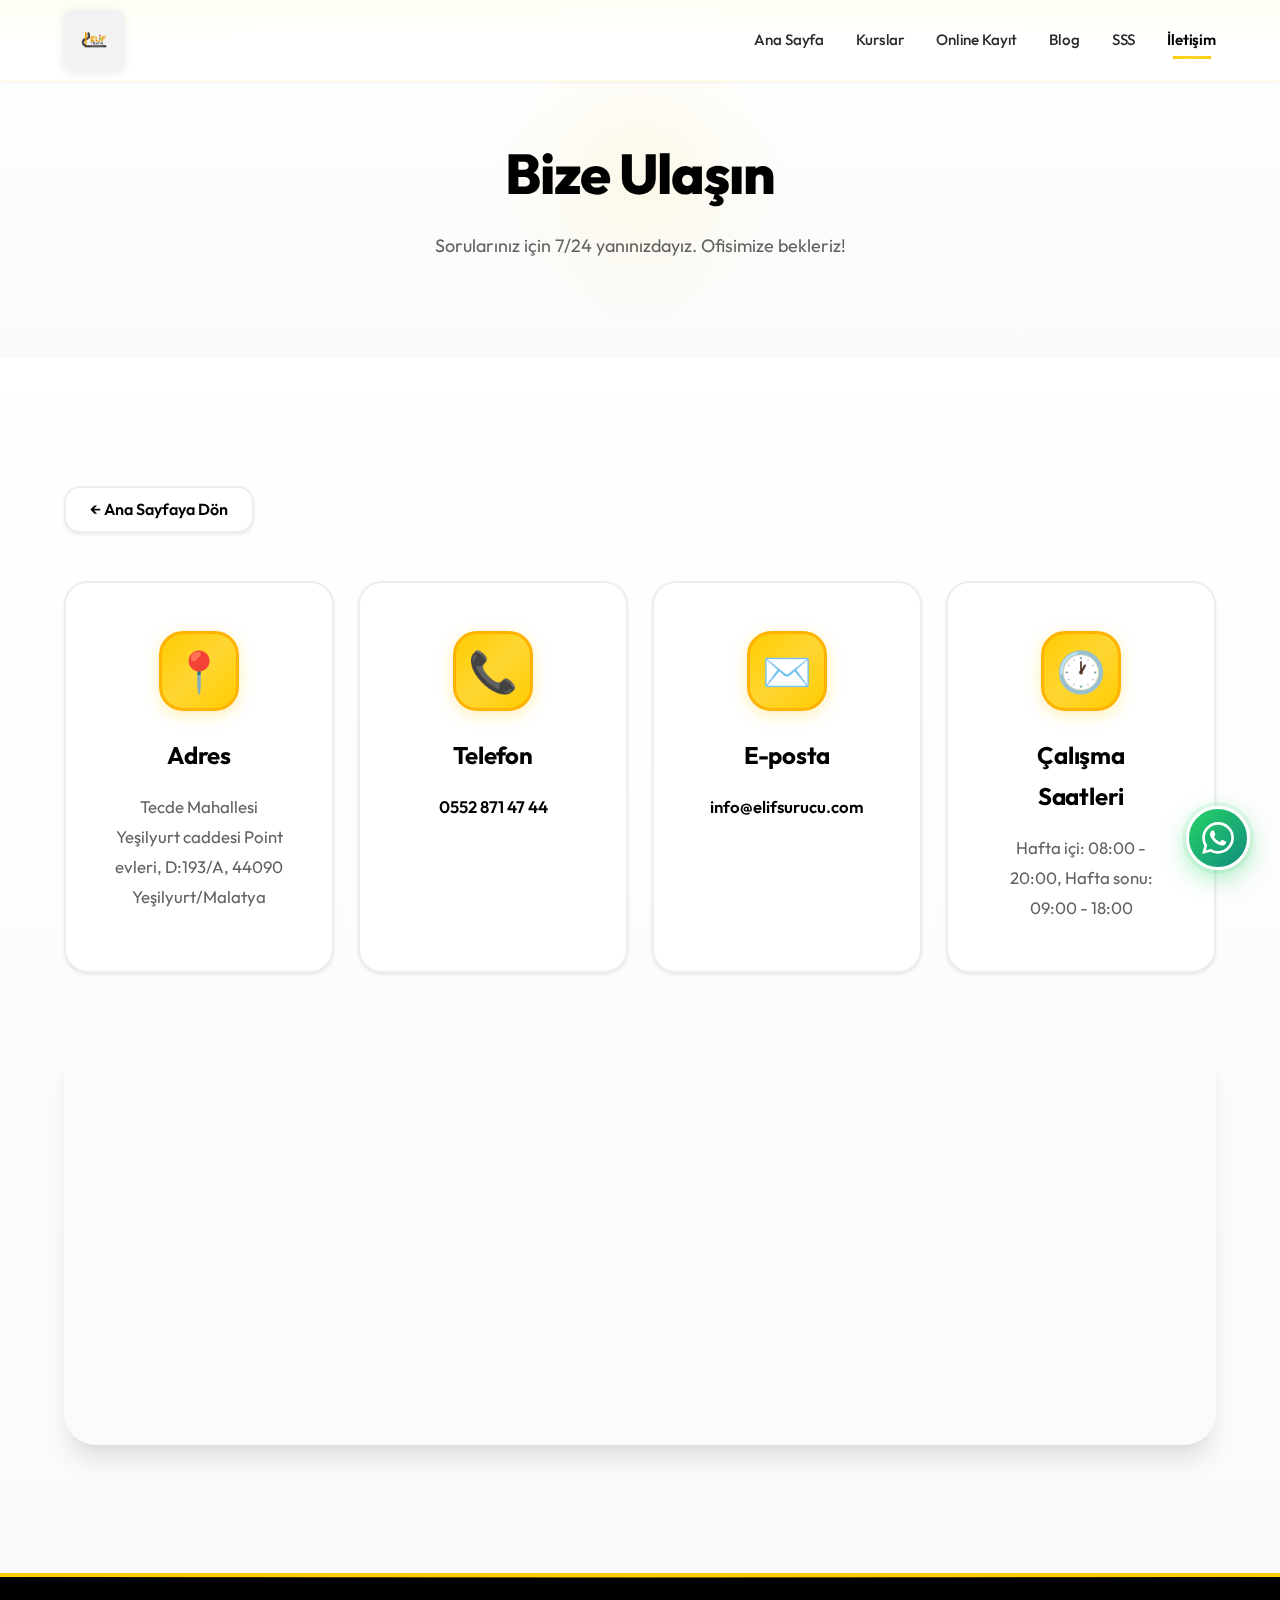
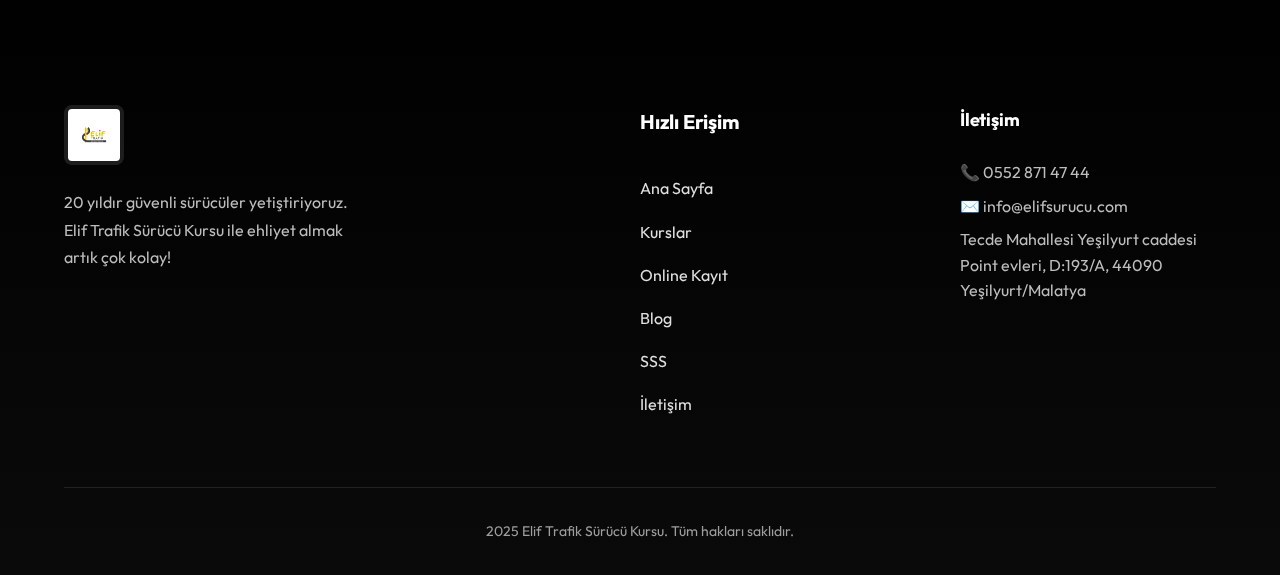
<file: elif-surucu-kursu/iletisim.html>
<!DOCTYPE html>
<html lang="tr">

<head>
    <meta charset="UTF-8">
    <meta name="viewport" content="width=device-width, initial-scale=1.0">
    <title>İletişim | Elif Trafik Sürücü Kursu</title>
    <meta name="description" content="Elif Sürücü Kursu iletişim bilgileri, adres ve konum.">
    <link rel="stylesheet" href="styles.css">
    <link rel="preconnect" href="https://fonts.googleapis.com">
    <link rel="preconnect" href="https://fonts.gstatic.com" crossorigin>
    <link href="https://fonts.googleapis.com/css2?family=Outfit:wght@300;400;500;600;700;800&display=swap" rel="stylesheet">
</head>

<body>
    <!-- Navbar -->
    <nav class="navbar">
        <div class="nav-container">
            <a href="index.html" class="logo">
                <img src="images/logo.jpg" alt="Elif Trafik Sürücü Kursu Logo" class="logo-image">
            </a>
            <button class="nav-toggle" aria-label="Menü">
                <span></span>
                <span></span>
                <span></span>
            </button>
            <ul class="nav-menu">
                <li><a href="index.html#anasayfa" class="nav-link">Ana Sayfa</a></li>
                <li><a href="index.html#kurslar" class="nav-link">Kurslar</a></li>
                <li><a href="index.html#kayit" class="nav-link">Online Kayıt</a></li>
                <li><a href="blog.html" class="nav-link">Blog</a></li>
                <li><a href="sss.html" class="nav-link">SSS</a></li>
                <li><a href="iletisim.html" class="nav-link active">İletişim</a></li>
            </ul>
        </div>
    </nav>

    <!-- Page Header -->
    <header class="page-header">
        <div class="container">
            <h1 class="section-title">Bize Ulaşın</h1>
            <p class="section-description">Sorularınız için 7/24 yanınızdayız. Ofisimize bekleriz!</p>
        </div>
    </header>

    <main class="contact-content">
        <div class="container">
            <a href="index.html" class="back-link">← Ana Sayfaya Dön</a>

            <section class="contact">
                <div class="contact-grid">
                    <div class="contact-card">
                        <div class="contact-icon">📍</div>
                        <h3>Adres</h3>
                        <p id="contactAddress">Tecde Mahallesi Yeşilyurt caddesi<br>Point evleri, D:193/A<br>44090
                            Yeşilyurt/Malatya</p>
                    </div>
                    <div class="contact-card">
                        <div class="contact-icon">📞</div>
                        <h3>Telefon</h3>
                        <p><a href="tel:+905528714744" id="contactPhone">0552 871 47 44</a></p>
                    </div>
                    <div class="contact-card">
                        <div class="contact-icon">✉️</div>
                        <h3>E-posta</h3>
                        <p><a href="mailto:info@elifsurucu.com" id="contactEmail">info@elifsurucu.com</a></p>
                    </div>
                    <div class="contact-card">
                        <div class="contact-icon">🕐</div>
                        <h3>Çalışma Saatleri</h3>
                        <p id="contactWorkingHours">Hafta içi: 08:00 - 20:00<br>Hafta sonu: 09:00 - 18:00</p>
                    </div>
                </div>
                <div class="map-container" style="margin-top: var(--space-2xl);">
                    <iframe
                        src="https://www.google.com/maps/embed?pb=!1m18!1m12!1m3!1d3125.8!2d38.245!3d38.296!2m3!1f0!2f0!3f0!3m2!1i1024!2i768!4f13.1!3m3!1m2!1s0x0%3A0x0!2zMzjCsDE3JzQ2LjAiTiAzOMKwMTQnNDIuMCJF!5e0!3m2!1str!2str!4v1234567890"
                        width="100%" height="400" style="border:0; border-radius: 20px;" allowfullscreen=""
                        loading="lazy" referrerpolicy="no-referrer-when-downgrade">
                    </iframe>
                </div>
            </section>
        </div>
    </main>

    <!-- Footer -->
    <footer class="footer">
        <div class="container">
            <div class="footer-grid">
                <div class="footer-brand">
                    <a href="index.html" class="logo">
                        <img src="images/logo.jpg" alt="Elif Trafik Sürücü Kursu Logo" class="logo-image">
                    </a>
                    <p>20 yıldır güvenli sürücüler yetiştiriyoruz. Elif Trafik Sürücü Kursu ile ehliyet almak artık çok
                        kolay!
                    </p>
                </div>
                <div class="footer-links">
                    <h4>Hızlı Erişim</h4>
                    <ul>
                        <li><a href="index.html#anasayfa">Ana Sayfa</a></li>
                        <li><a href="index.html#kurslar">Kurslar</a></li>
                        <li><a href="index.html#kayit">Online Kayıt</a></li>
                        <li><a href="blog.html">Blog</a></li>
                        <li><a href="sss.html">SSS</a></li>
                        <li><a href="iletisim.html">İletişim</a></li>
                    </ul>
                </div>

                <div class="footer-contact">
                    <h4>İletişim</h4>
                    <ul>
                        <li>📞 <a href="tel:+905528714744" class="footer-link-item">0552 871 47 44</a></li>
                        <li>✉️ <a href="mailto:info@elifsurucu.com" class="footer-link-item">info@elifsurucu.com</a>
                        </li>
                        <li id="footerAddress">Tecde Mah. Yeşilyurt Cad. Point evleri D:193/A Malatya</li>
                    </ul>
                </div>
            </div>
            <div class="footer-bottom">
                <p id="footerCopyright">&copy; 2025 Elif Trafik Sürücü Kursu. Tüm hakları saklıdır.</p>
            </div>
        </div>
    </footer>

    <!-- WhatsApp Button -->
    <a href="https://wa.me/905528714744?text=Merhaba,%20ehliyet%20kursu%20hakkında%20bilgi%20almak%20istiyorum."
        class="whatsapp-button" target="_blank" rel="noopener noreferrer" aria-label="WhatsApp ile iletişime geç">
        <svg xmlns="http://www.w3.org/2000/svg" width="32" height="32" viewBox="0 0 24 24" fill="currentColor">
            <path
                d="M17.472 14.382c-.297-.149-1.758-.867-2.03-.967-.273-.099-.471-.148-.67.15-.197.297-.767.966-.94 1.164-.173.199-.347.223-.644.075-.297-.15-1.255-.463-2.39-1.475-.883-.788-1.48-1.761-1.653-2.059-.173-.297-.018-.458.13-.606.134-.133.298-.347.446-.52.149-.174.198-.298.298-.497.099-.198.05-.371-.025-.52-.075-.149-.669-1.612-.916-2.207-.242-.579-.487-.5-.669-.51-.173-.008-.371-.01-.57-.01-.198 0-.52.074-.792.372-.272.297-1.04 1.016-1.04 2.479 0 1.462 1.065 2.875 1.213 3.074.149.198 2.096 3.2 5.077 4.487.709.306 1.262.489 1.694.625.712.227 1.36.195 1.871.118.571-.085 1.758-.719 2.006-1.413.248-.694.248-1.289.173-1.413-.074-.124-.272-.198-.57-.347m-5.421 7.403h-.004a9.87 9.87 0 01-5.031-1.378l-.361-.214-3.741.982.998-3.648-.235-.374a9.86 9.86 0 01-1.51-5.26c.001-5.45 4.436-9.884 9.888-9.884 2.64 0 5.122 1.03 6.988 2.898a9.825 9.825 0 012.893 6.994c-.003 5.45-4.437 9.884-9.885 9.884m8.413-18.297A11.815 11.815 0 0012.05 0C5.495 0 .16 5.335.157 11.892c0 2.096.547 4.142 1.588 5.945L.057 24l6.305-1.654a11.882 11.882 0 005.683 1.448h.005c6.554 0 11.89-5.335 11.893-11.893a11.821 11.821 0 00-3.48-8.413z" />
        </svg>
        <span class="whatsapp-tooltip">WhatsApp ile yazın</span>
    </a>

    <script src="script.js"></script>
</body>

</html>
</file>
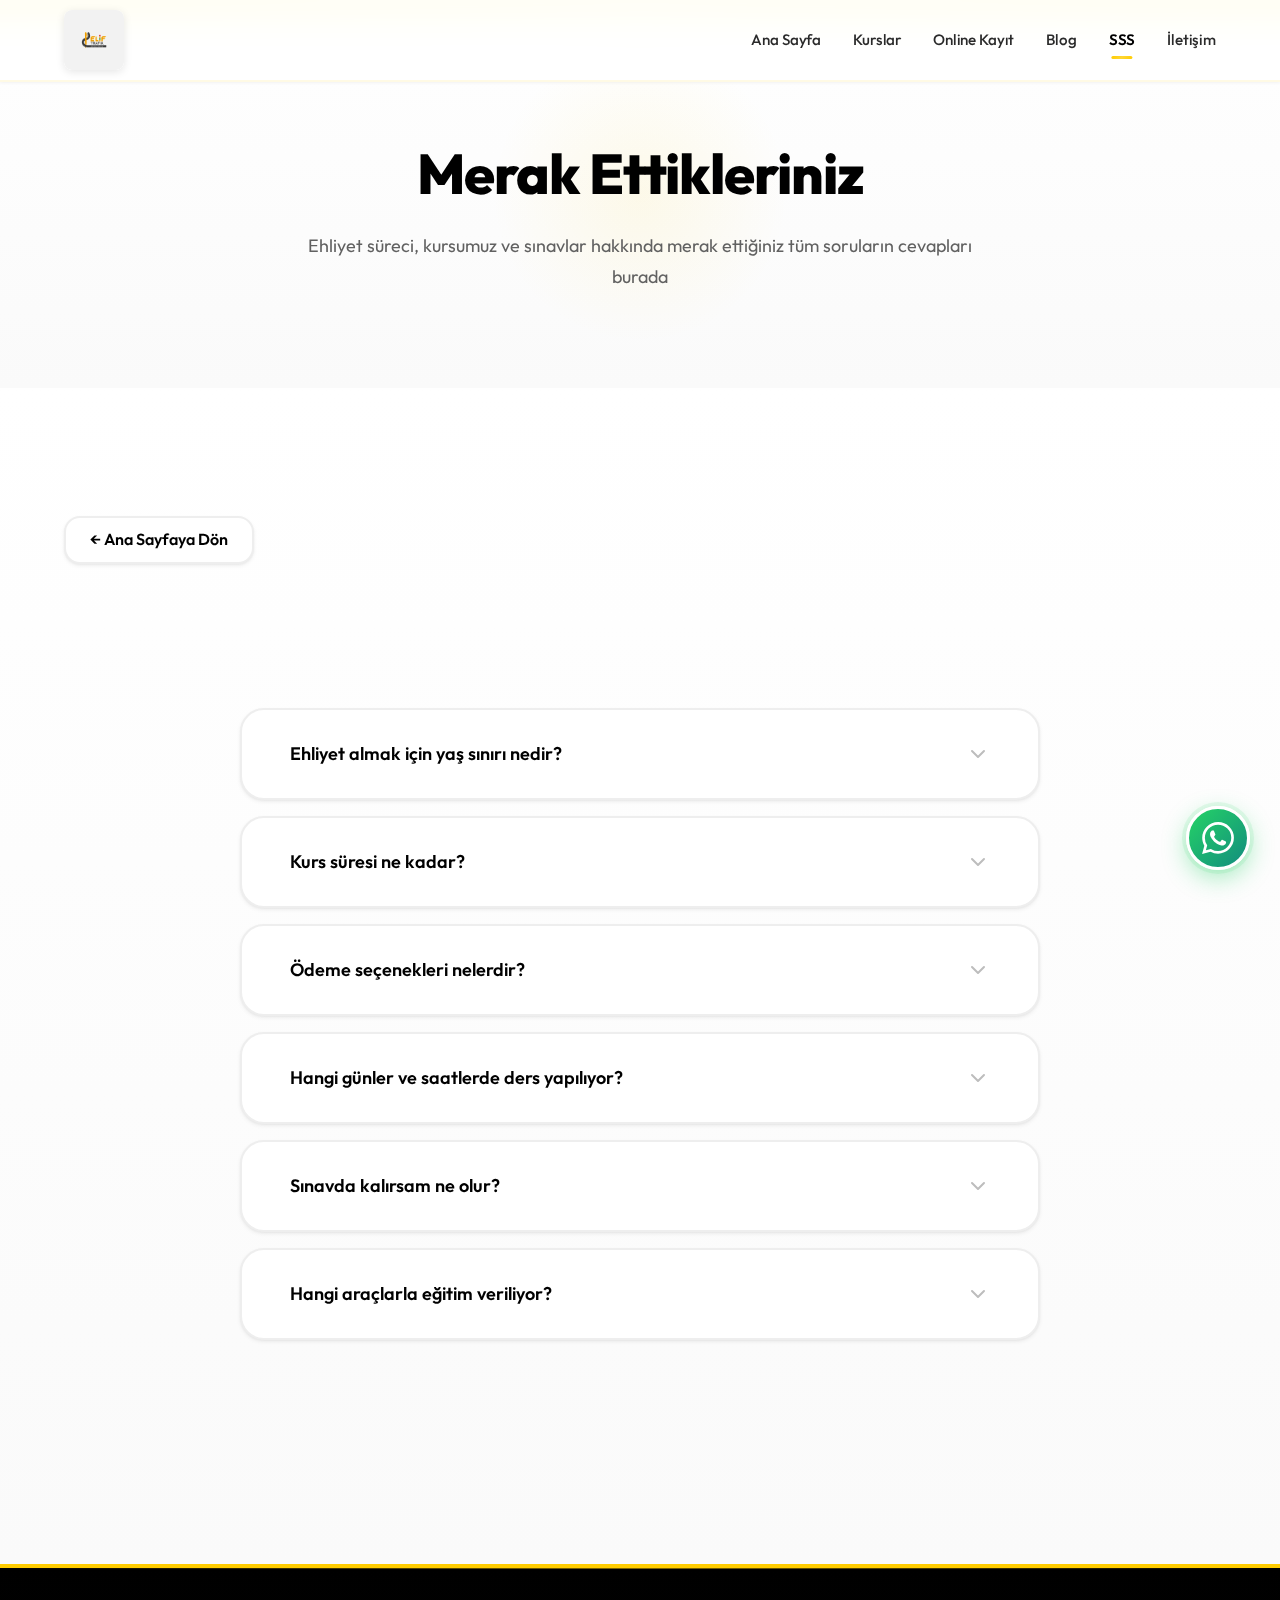
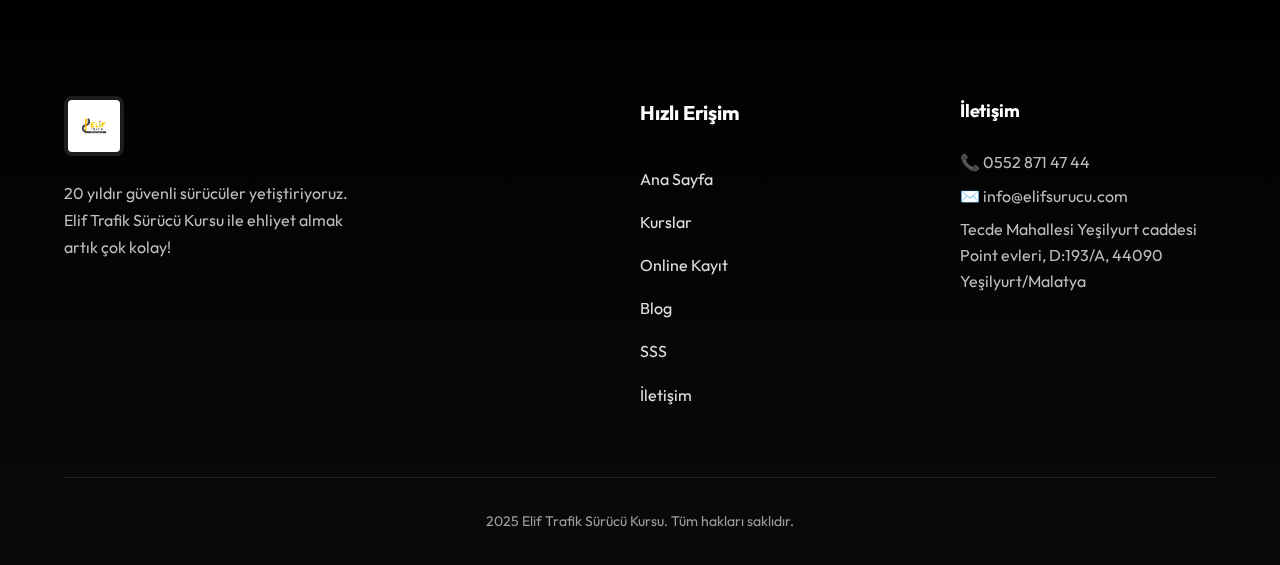
<file: elif-surucu-kursu/sss.html>
<!DOCTYPE html>
<html lang="tr">

<head>
    <meta charset="UTF-8">
    <meta name="viewport" content="width=device-width, initial-scale=1.0">
    <title>Sıkça Sorulan Sorular | Elif Trafik Sürücü Kursu</title>
    <meta name="description" content="Ehliyet süreci, sınavlar and kayıt hakkında sıkça sorulan sorular.">
    <link rel="stylesheet" href="styles.css">
    <link rel="preconnect" href="https://fonts.googleapis.com">
    <link rel="preconnect" href="https://fonts.gstatic.com" crossorigin>
    <link href="https://fonts.googleapis.com/css2?family=Outfit:wght@300;400;500;600;700;800&display=swap" rel="stylesheet">
</head>

<body>
    <!-- Navbar -->
    <nav class="navbar">
        <div class="nav-container">
            <a href="index.html" class="logo">
                <img src="images/logo.jpg" alt="Elif Trafik Sürücü Kursu Logo" class="logo-image">
            </a>
            <button class="nav-toggle" aria-label="Menü">
                <span></span>
                <span></span>
                <span></span>
            </button>
            <ul class="nav-menu">
                <li><a href="index.html#anasayfa" class="nav-link">Ana Sayfa</a></li>
                <li><a href="index.html#kurslar" class="nav-link">Kurslar</a></li>
                <li><a href="index.html#kayit" class="nav-link">Online Kayıt</a></li>
                <li><a href="blog.html" class="nav-link">Blog</a></li>
                <li><a href="sss.html" class="nav-link active">SSS</a></li>
                <li><a href="iletisim.html" class="nav-link">İletişim</a></li>
            </ul>
        </div>
    </nav>

    <!-- Page Header -->
    <header class="page-header">
        <div class="container">
            <h1 class="section-title">Merak Ettikleriniz</h1>
            <p class="section-description">Ehliyet süreci, kursumuz ve sınavlar hakkında merak ettiğiniz tüm soruların
                cevapları burada</p>
        </div>
    </header>

    <main class="sss-content">
        <div class="container">
            <a href="index.html" class="back-link">← Ana Sayfaya Dön</a>

            <section class="faq">
                <div class="faq-list" id="faqList">
                    <!-- Static items included for reliability, also updated dynamically when hosted -->
                    <div class="faq-item">
                        <button class="faq-question">
                            <span>Ehliyet almak için yaş sınırı nedir?</span>
                            <svg xmlns="http://www.w3.org/2000/svg" width="24" height="24" viewBox="0 0 24 24"
                                fill="none" stroke="currentColor" stroke-width="2" stroke-linecap="round"
                                stroke-linejoin="round">
                                <path d="m6 9 6 6 6-6" />
                            </svg>
                        </button>
                        <div class="faq-answer">
                            <p>B sınıfı ehliyet için 18 yaşını doldurmuş olmanız gerekmektedir. A1 sınıfı (125cc
                                motorlar
                                için) 16 yaşından itibaren alınabilir. C sınıfı için ise 21 yaş şartı bulunmaktadır.</p>
                        </div>
                    </div>

                    <div class="faq-item">
                        <button class="faq-question">
                            <span>Kurs süresi ne kadar?</span>
                            <svg xmlns="http://www.w3.org/2000/svg" width="24" height="24" viewBox="0 0 24 24"
                                fill="none" stroke="currentColor" stroke-width="2" stroke-linecap="round"
                                stroke-linejoin="round">
                                <path d="m6 9 6 6 6-6" />
                            </svg>
                        </button>
                        <div class="faq-answer">
                            <p>B sınıfı ehliyet kursu ortalama 2-3 ay sürmektedir. Bu süre, teorik eğitim, direksiyon
                                dersleri ve sınav hazırlığını kapsar. Yoğunlaştırılmış programlarla bu süreyi 1.5 aya
                                kadar
                                düşürebilirsiniz.</p>
                        </div>
                    </div>

                    <div class="faq-item">
                        <button class="faq-question">
                            <span>Ödeme seçenekleri nelerdir?</span>
                            <svg xmlns="http://www.w3.org/2000/svg" width="24" height="24" viewBox="0 0 24 24"
                                fill="none" stroke="currentColor" stroke-width="2" stroke-linecap="round"
                                stroke-linejoin="round">
                                <path d="m6 9 6 6 6-6" />
                            </svg>
                        </button>
                        <div class="faq-answer">
                            <p>Peşin ödeme, kredi kartına taksit (12 aya kadar) ve nakit taksit seçeneklerimiz
                                mevcuttur.
                                Peşin ödemede %5 ek indirim uygulanmaktadır. Detaylı bilgi için bizimle iletişime
                                geçebilirsiniz.</p>
                        </div>
                    </div>

                    <div class="faq-item">
                        <button class="faq-question">
                            <span>Hangi günler ve saatlerde ders yapılıyor?</span>
                            <svg xmlns="http://www.w3.org/2000/svg" width="24" height="24" viewBox="0 0 24 24"
                                fill="none" stroke="currentColor" stroke-width="2" stroke-linecap="round"
                                stroke-linejoin="round">
                                <path d="m6 9 6 6 6-6" />
                            </svg>
                        </button>
                        <div class="faq-answer">
                            <p>Hafta içi 08:00-20:00, hafta sonu 09:00-18:00 saatleri arasında ders yapılmaktadır.
                                Çalışan
                                öğrencilerimiz için akşam ve hafta sonu programları da mevcuttur. Size en uygun saati
                                birlikte belirleyebiliriz.</p>
                        </div>
                    </div>

                    <div class="faq-item">
                        <button class="faq-question">
                            <span>Sınavda kalırsam ne olur?</span>
                            <svg xmlns="http://www.w3.org/2000/svg" width="24" height="24" viewBox="0 0 24 24"
                                fill="none" stroke="currentColor" stroke-width="2" stroke-linecap="round"
                                stroke-linejoin="round">
                                <path d="m6 9 6 6 6-6" />
                            </svg>
                        </button>
                        <div class="faq-answer">
                            <p>Sınavda başarısız olmanız durumunda ücretsiz ek dersler ve sınav provası sağlıyoruz.
                                İkinci
                                sınav hakkınızda başarılı olmanız için gerekli tüm desteği veriyoruz. Başarı oranımız
                                %98'dir!</p>
                        </div>
                    </div>

                    <div class="faq-item">
                        <button class="faq-question">
                            <span>Hangi araçlarla eğitim veriliyor?</span>
                            <svg xmlns="http://www.w3.org/2000/svg" width="24" height="24" viewBox="0 0 24 24"
                                fill="none" stroke="currentColor" stroke-width="2" stroke-linecap="round"
                                stroke-linejoin="round">
                                <path d="m6 9 6 6 6-6" />
                            </svg>
                        </button>
                        <div class="faq-answer">
                            <p>2022-2025 model, klimalı, otomatik ve manuel vites seçenekli araçlarımız mevcuttur. Tüm
                                araçlarımız düzenli bakımlı ve sigortalıdır. Direksiyon eğitiminizi güvenli ve konforlu
                                araçlarda alacaksınız.</p>
                        </div>
                    </div>
                </div>
            </section>
        </div>
    </main>

    <!-- Footer -->
    <footer class="footer">
        <div class="container">
            <div class="footer-grid">
                <div class="footer-brand">
                    <a href="index.html" class="logo">
                        <img src="images/logo.jpg" alt="Elif Trafik Sürücü Kursu Logo" class="logo-image">
                    </a>
                    <p>20 yıldır güvenli sürücüler yetiştiriyoruz. Elif Trafik Sürücü Kursu ile ehliyet almak artık çok
                        kolay!
                    </p>
                </div>
                <div class="footer-links">
                    <h4>Hızlı Erişim</h4>
                    <ul>
                        <li><a href="index.html#anasayfa">Ana Sayfa</a></li>
                        <li><a href="index.html#kurslar">Kurslar</a></li>
                        <li><a href="index.html#kayit">Online Kayıt</a></li>
                        <li><a href="blog.html">Blog</a></li>
                        <li><a href="sss.html">SSS</a></li>
                        <li><a href="iletisim.html">İletişim</a></li>
                    </ul>
                </div>
                <div class="footer-contact">
                    <h4>İletişim</h4>
                    <ul>
                        <li>📞 <a href="tel:+905528714744" class="footer-link-item">0552 871 47 44</a></li>
                        <li>✉️ <a href="mailto:info@elifsurucu.com" class="footer-link-item">info@elifsurucu.com</a>
                        </li>
                        <li id="footerAddress">Tecde Mah. Yeşilyurt Cad. Point evleri D:193/A Malatya</li>
                    </ul>
                </div>
            </div>
            <div class="footer-bottom">
                <p id="footerCopyright">&copy; 2025 Elif Trafik Sürücü Kursu. Tüm hakları saklıdır.</p>
            </div>
        </div>
    </footer>

    <!-- WhatsApp Button -->
    <a href="https://wa.me/905528714744?text=Merhaba,%20ehliyet%20kursu%20hakkında%20bilgi%20almak%20istiyorum."
        class="whatsapp-button" target="_blank" rel="noopener noreferrer" aria-label="WhatsApp ile iletişime geç">
        <svg xmlns="http://www.w3.org/2000/svg" width="32" height="32" viewBox="0 0 24 24" fill="currentColor">
            <path
                d="M17.472 14.382c-.297-.149-1.758-.867-2.03-.967-.273-.099-.471-.148-.67.15-.197.297-.767.966-.94 1.164-.173.199-.347.223-.644.075-.297-.15-1.255-.463-2.39-1.475-.883-.788-1.48-1.761-1.653-2.059-.173-.297-.018-.458.13-.606.134-.133.298-.347.446-.52.149-.174.198-.298.298-.497.099-.198.05-.371-.025-.52-.075-.149-.669-1.612-.916-2.207-.242-.579-.487-.5-.669-.51-.173-.008-.371-.01-.57-.01-.198 0-.52.074-.792.372-.272.297-1.04 1.016-1.04 2.479 0 1.462 1.065 2.875 1.213 3.074.149.198 2.096 3.2 5.077 4.487.709.306 1.262.489 1.694.625.712.227 1.36.195 1.871.118.571-.085 1.758-.719 2.006-1.413.248-.694.248-1.289.173-1.413-.074-.124-.272-.198-.57-.347m-5.421 7.403h-.004a9.87 9.87 0 01-5.031-1.378l-.361-.214-3.741.982.998-3.648-.235-.374a9.86 9.86 0 01-1.51-5.26c.001-5.45 4.436-9.884 9.888-9.884 2.64 0 5.122 1.03 6.988 2.898a9.825 9.825 0 012.893 6.994c-.003 5.45-4.437 9.884-9.885 9.884m8.413-18.297A11.815 11.815 0 0012.05 0C5.495 0 .16 5.335.157 11.892c0 2.096.547 4.142 1.588 5.945L.057 24l6.305-1.654a11.882 11.882 0 005.683 1.448h.005c6.554 0 11.89-5.335 11.893-11.893a11.821 11.821 0 00-3.48-8.413z" />
        </svg>
        <span class="whatsapp-tooltip">WhatsApp ile yazın</span>
    </a>

    <script src="script.js"></script>
</body>

</html>
</file>
<file: elif-surucu-kursu/styles.css>
/* =====================================================
   ELIF SÜRÜCÜ KURSU - MODERN CSS STYLES
   ===================================================== */

/* CSS Custom Properties - Modern Design System */
:root {
    /* Primary Colors - Pure Black & White */
    --black: #000000;
    --black-900: #0a0a0a;
    --black-800: #1a1a1a;
    --black-700: #2a2a2a;
    --black-600: #3a3a3a;
    
    --white: #ffffff;
    --white-50: #fafafa;
    --white-100: #f5f5f5;
    --white-200: #eeeeee;
    
    /* Accent Colors - Vibrant Yellow */
    --yellow: #ffcc00;
    --yellow-50: #fffef0;
    --yellow-100: #fffce0;
    --yellow-200: #fff9c4;
    --yellow-300: #fff59d;
    --yellow-400: #fff176;
    --yellow-500: #ffcc00;
    --yellow-600: #ffb300;
    --yellow-700: #ffa000;
    --yellow-800: #ff8f00;
    --yellow-900: #ff6f00;
    
    /* Theme Colors */
    --primary: var(--black);
    --primary-light: var(--black-800);
    --primary-dark: var(--black);
    
    --accent: var(--yellow);
    --accent-light: #ffd633;
    --accent-dark: #e6b800;
    
    /* Modern Gradients */
    --gradient-primary: linear-gradient(135deg, #000000 0%, #1a1a1a 50%, #000000 100%);
    --gradient-accent: linear-gradient(135deg, #ffcc00 0%, #ffd633 50%, #ffcc00 100%);
    --gradient-hero: linear-gradient(180deg, #000000 0%, #1a1a1a 100%);
    --gradient-glass: linear-gradient(135deg, rgba(255, 255, 255, 0.1) 0%, rgba(255, 255, 255, 0.05) 100%);
    --gradient-glow: radial-gradient(circle, rgba(255, 204, 0, 0.4) 0%, transparent 70%);
    --gradient-card: linear-gradient(145deg, #ffffff 0%, #fafafa 100%);
    --gradient-card-dark: linear-gradient(145deg, #1a1a1a 0%, #000000 100%);
    
    /* Neutral Colors */
    --gray-50: #fafafa;
    --gray-100: #f5f5f5;
    --gray-200: #eeeeee;
    --gray-300: #e0e0e0;
    --gray-400: #bdbdbd;
    --gray-500: #9e9e9e;
    --gray-600: #757575;
    --gray-700: #616161;
    --gray-800: #424242;
    --gray-900: #212121;
    
    /* Semantic Colors */
    --success: #4caf50;
    --warning: #ff9800;
    --error: #f44336;
    --info: #2196f3;
    
    /* Typography */
    --font-family: 'Outfit', -apple-system, BlinkMacSystemFont, 'Segoe UI', 'Roboto', 'Oxygen', 'Ubuntu', sans-serif;
    --font-weight-light: 300;
    --font-weight-normal: 400;
    --font-weight-medium: 500;
    --font-weight-semibold: 600;
    --font-weight-bold: 700;
    --font-weight-extrabold: 800;
    
    /* Spacing System */
    --space-xs: 0.25rem;    /* 4px */
    --space-sm: 0.5rem;     /* 8px */
    --space-md: 1rem;       /* 16px */
    --space-lg: 1.5rem;     /* 24px */
    --space-xl: 2rem;       /* 32px */
    --space-2xl: 3rem;      /* 48px */
    --space-3xl: 4rem;      /* 64px */
    --space-4xl: 6rem;      /* 96px */
    --space-5xl: 8rem;      /* 128px */
    
    /* Border Radius - Modern Rounded */
    --radius-xs: 0.25rem;   /* 4px */
    --radius-sm: 0.5rem;    /* 8px */
    --radius-md: 0.75rem;   /* 12px */
    --radius-lg: 1rem;      /* 16px */
    --radius-xl: 1.5rem;    /* 24px */
    --radius-2xl: 2rem;     /* 32px */
    --radius-3xl: 3rem;     /* 48px */
    --radius-full: 9999px;
    
    /* Modern Shadows - Depth System */
    --shadow-xs: 0 1px 2px 0 rgba(0, 0, 0, 0.05);
    --shadow-sm: 0 2px 4px 0 rgba(0, 0, 0, 0.06), 0 1px 2px 0 rgba(0, 0, 0, 0.04);
    --shadow-md: 0 4px 6px -1px rgba(0, 0, 0, 0.1), 0 2px 4px -2px rgba(0, 0, 0, 0.06);
    --shadow-lg: 0 10px 15px -3px rgba(0, 0, 0, 0.1), 0 4px 6px -4px rgba(0, 0, 0, 0.05);
    --shadow-xl: 0 20px 25px -5px rgba(0, 0, 0, 0.1), 0 8px 10px -6px rgba(0, 0, 0, 0.04);
    --shadow-2xl: 0 25px 50px -12px rgba(0, 0, 0, 0.25);
    --shadow-inner: inset 0 2px 4px 0 rgba(0, 0, 0, 0.06);
    
    /* Yellow Glow Shadows */
    --shadow-yellow-sm: 0 2px 8px rgba(255, 204, 0, 0.2);
    --shadow-yellow-md: 0 4px 16px rgba(255, 204, 0, 0.3);
    --shadow-yellow-lg: 0 8px 32px rgba(255, 204, 0, 0.4);
    --shadow-yellow-xl: 0 16px 48px rgba(255, 204, 0, 0.5);
    
    /* Black Glow Shadows */
    --shadow-black-sm: 0 2px 8px rgba(0, 0, 0, 0.15);
    --shadow-black-md: 0 4px 16px rgba(0, 0, 0, 0.2);
    --shadow-black-lg: 0 8px 32px rgba(0, 0, 0, 0.25);
    
    /* Transitions - Smooth & Modern */
    --transition-fast: 150ms cubic-bezier(0.4, 0, 0.2, 1);
    --transition-base: 250ms cubic-bezier(0.4, 0, 0.2, 1);
    --transition-slow: 350ms cubic-bezier(0.4, 0, 0.2, 1);
    --transition-bounce: 500ms cubic-bezier(0.68, -0.55, 0.265, 1.55);
    --transition-smooth: 400ms cubic-bezier(0.25, 0.46, 0.45, 0.94);
    
    /* Z-Index Scale */
    --z-base: 1;
    --z-dropdown: 100;
    --z-sticky: 200;
    --z-fixed: 300;
    --z-modal-backdrop: 400;
    --z-modal: 500;
    --z-popover: 600;
    --z-tooltip: 700;
}

/* Reset & Base Styles */
*,
*::before,
*::after {
    box-sizing: border-box;
    margin: 0;
    padding: 0;
}

html {
    scroll-behavior: smooth;
    scroll-padding-top: 80px;
}

body {
    font-family: var(--font-family);
    font-size: 16px;
    line-height: 1.7;
    color: var(--black);
    background: linear-gradient(180deg, var(--white) 0%, var(--white-50) 100%);
    overflow-x: hidden;
    -webkit-font-smoothing: antialiased;
    -moz-osx-font-smoothing: grayscale;
}

a {
    text-decoration: none;
    color: inherit;
    transition: color var(--transition-fast);
}

ul {
    list-style: none;
}

img {
    max-width: 100%;
    height: auto;
    display: block;
}

button {
    font-family: inherit;
    cursor: pointer;
    border: none;
    background: none;
}

input,
select,
textarea {
    font-family: inherit;
    font-size: 1rem;
}

/* Container */
.container {
    width: 100%;
    max-width: 1200px;
    margin: 0 auto;
    padding: 0 var(--space-lg);
}

@media (max-width: 768px) {
    .container {
        padding: 0 var(--space-md);
    }

    html {
        scroll-padding-top: 70px;
    }

    body {
        font-size: 15px;
    }
}

@media (max-width: 480px) {
    .container {
        padding: 0 var(--space-sm);
    }
}

/* =====================================================
   NAVIGATION
   ===================================================== */
.navbar {
    position: fixed;
    top: 0;
    left: 0;
    right: 0;
    z-index: var(--z-fixed);
    /* Modern glassmorphism effect */
    background: rgba(255, 255, 255, 0.85);
    backdrop-filter: blur(20px) saturate(180%);
    -webkit-backdrop-filter: blur(20px) saturate(180%);
    border-bottom: 2px solid rgba(255, 204, 0, 0.1);
    transition: all var(--transition-smooth);
    box-shadow: 0 1px 3px rgba(0, 0, 0, 0.05);
}

.navbar.scrolled {
    background: rgba(255, 255, 255, 0.95);
    box-shadow: 0 4px 20px rgba(0, 0, 0, 0.08), 0 0 0 1px rgba(255, 204, 0, 0.1);
    border-bottom-color: var(--yellow);
}

.nav-container {
    max-width: 1200px;
    margin: 0 auto;
    padding: 0 var(--space-lg);
    display: flex;
    align-items: center;
    justify-content: space-between;
    height: 80px;
}

.logo {
    display: flex;
    align-items: center;
    gap: var(--space-sm);
    font-size: 1.5rem;
    font-weight: 700;
}

.logo-image {
    height: 60px;
    width: auto;
    object-fit: contain;
    transition: transform var(--transition-base);
    background: var(--white);
    padding: var(--space-xs);
    border-radius: var(--radius-sm);
    box-shadow: 0 2px 8px rgba(0, 0, 0, 0.1);
    /* Logo renklerini sitenin temasına uyumlu hale getir */
    filter: contrast(1.1) brightness(0.95);
}

.logo:hover .logo-image {
    transform: scale(1.05);
}

.logo-icon {
    font-size: 2rem;
}

.logo-text {
    color: var(--primary);
}

.logo-accent {
    color: var(--accent);
}

.nav-menu {
    display: flex;
    align-items: center;
    gap: var(--space-xl);
}

.nav-link {
    font-weight: var(--font-weight-medium);
    color: var(--black-700);
    position: relative;
    padding: var(--space-sm) 0;
    font-size: 0.95rem;
    letter-spacing: -0.01em;
    transition: all var(--transition-base);
}

.nav-link::after {
    content: '';
    position: absolute;
    bottom: -2px;
    left: 50%;
    transform: translateX(-50%);
    width: 0;
    height: 3px;
    background: var(--gradient-accent);
    border-radius: var(--radius-full);
    transition: all var(--transition-smooth);
}

.nav-link:hover {
    color: var(--black);
    transform: translateY(-1px);
}

.nav-link:hover::after {
    width: 80%;
}

.nav-toggle {
    display: none;
    flex-direction: column;
    gap: 5px;
    padding: var(--space-sm);
}

.nav-toggle span {
    width: 24px;
    height: 2px;
    background: var(--primary);
    border-radius: var(--radius-full);
    transition: all var(--transition-base);
}

/* =====================================================
   HERO SECTION
   ===================================================== */
.hero {
    position: relative;
    min-height: 100vh;
    display: flex;
    align-items: center;
    padding: 120px var(--space-lg) var(--space-4xl);
    overflow: hidden;
}

.hero-bg {
    position: absolute;
    inset: 0;
    background: var(--gradient-hero);
    background-image: 
        radial-gradient(ellipse at top, rgba(255, 204, 0, 0.15) 0%, transparent 50%),
        linear-gradient(180deg, rgba(0, 0, 0, 0.98) 0%, rgba(0, 0, 0, 0.95) 50%, rgba(0, 0, 0, 0.98) 100%),
        url('images/hero-background.png');
    background-size: cover, cover, cover;
    background-position: center, center, center;
    background-repeat: no-repeat;
    z-index: -2;
}

.hero-bg::before {
    content: '';
    position: absolute;
    top: -50%;
    right: -20%;
    width: 80%;
    height: 150%;
    background: radial-gradient(circle, rgba(255, 204, 0, 0.08) 0%, transparent 70%);
    animation: pulse 8s ease-in-out infinite;
}

.hero-bg::after {
    content: '';
    position: absolute;
    bottom: -30%;
    left: -10%;
    width: 60%;
    height: 100%;
    background: radial-gradient(circle, rgba(255, 204, 0, 0.05) 0%, transparent 70%);
    animation: pulse 10s ease-in-out infinite reverse;
}

@keyframes pulse {

    0%,
    100% {
        transform: scale(1);
        opacity: 0.5;
    }

    50% {
        transform: scale(1.1);
        opacity: 0.8;
    }
}

.hero-content {
    max-width: 650px;
    z-index: 1;
}

.hero-badge {
    display: inline-flex;
    align-items: center;
    gap: var(--space-sm);
    padding: var(--space-sm) var(--space-lg);
    background: rgba(255, 255, 255, 0.1);
    backdrop-filter: blur(10px);
    border: 1px solid rgba(255, 255, 255, 0.2);
    border-radius: var(--radius-full);
    color: var(--white);
    font-size: 0.875rem;
    font-weight: 500;
    margin-bottom: var(--space-xl);
    animation: fadeInUp 0.6s ease-out;
}

/* =====================================================
   SLOGAN FRAMES - Mantıksal Çerçeveler
   ===================================================== */
.hero-slogan-frame {
    margin-bottom: var(--space-xl);
    animation: fadeInUp 0.6s ease-out;
}

.slogan-badge {
    display: inline-flex;
    align-items: center;
    gap: var(--space-sm);
    padding: var(--space-md) var(--space-xl);
    background: rgba(255, 204, 0, 0.15);
    backdrop-filter: blur(20px) saturate(180%);
    -webkit-backdrop-filter: blur(20px) saturate(180%);
    border: 2px solid rgba(255, 204, 0, 0.4);
    border-radius: var(--radius-full);
    color: var(--white);
    font-size: 0.875rem;
    font-weight: var(--font-weight-bold);
    text-transform: uppercase;
    letter-spacing: 0.1em;
    box-shadow: 0 4px 20px rgba(255, 204, 0, 0.2), inset 0 1px 0 rgba(255, 255, 255, 0.2);
    position: relative;
    overflow: hidden;
}

.slogan-badge::before {
    content: '';
    position: absolute;
    top: 0;
    left: -100%;
    width: 100%;
    height: 100%;
    background: linear-gradient(90deg, transparent, rgba(255, 255, 255, 0.3), transparent);
    animation: shimmer 3s infinite;
}

.section-slogan-frame,
.registration-slogan-frame {
    position: relative;
    padding: var(--space-xl) 0;
}

.section-slogan-frame::before,
.registration-slogan-frame::before {
    content: '';
    position: absolute;
    left: 50%;
    top: 0;
    transform: translateX(-50%);
    width: 80px;
    height: 4px;
    background: var(--gradient-accent);
    border-radius: var(--radius-full);
    box-shadow: var(--shadow-yellow-sm);
}

.hero-description strong,
.section-description strong,
.registration-description strong {
    color: var(--yellow);
    font-weight: var(--font-weight-bold);
    text-shadow: 0 0 10px rgba(255, 204, 0, 0.3);
    position: relative;
}

.hero-description strong::after,
.section-description strong::after,
.registration-description strong::after {
    content: '';
    position: absolute;
    bottom: 2px;
    left: 0;
    right: 0;
    height: 2px;
    background: var(--yellow);
    opacity: 0.3;
    border-radius: var(--radius-full);
}

.hero-title {
    font-size: clamp(2.75rem, 7vw, 5rem);
    font-weight: var(--font-weight-extrabold);
    color: var(--white);
    line-height: 1.1;
    margin-bottom: var(--space-xl);
    animation: fadeInUp 0.8s ease-out 0.1s both;
    letter-spacing: -0.02em;
    text-shadow: 0 2px 20px rgba(0, 0, 0, 0.5);
}

.gradient-text {
    background: var(--gradient-accent);
    -webkit-background-clip: text;
    -webkit-text-fill-color: transparent;
    background-clip: text;
    position: relative;
    display: inline-block;
}

.gradient-text::after {
    content: attr(data-text);
    position: absolute;
    left: 0;
    top: 0;
    z-index: -1;
    background: linear-gradient(135deg, rgba(255, 204, 0, 0.3) 0%, rgba(255, 204, 0, 0.1) 100%);
    -webkit-background-clip: text;
    -webkit-text-fill-color: transparent;
    background-clip: text;
    filter: blur(10px);
    opacity: 0.7;
}

.hero-description {
    font-size: clamp(1.125rem, 2vw, 1.375rem);
    color: rgba(255, 255, 255, 0.9);
    margin-bottom: var(--space-3xl);
    animation: fadeInUp 0.8s ease-out 0.2s both;
    line-height: 1.8;
    max-width: 600px;
}

.hero-buttons {
    display: flex;
    flex-wrap: wrap;
    gap: var(--space-lg);
    margin-bottom: var(--space-4xl);
    animation: fadeInUp 0.8s ease-out 0.3s both;
}

.hero-stats {
    display: flex;
    gap: var(--space-2xl);
    animation: fadeInUp 0.6s ease-out 0.4s both;
}

.stat {
    display: flex;
    flex-direction: column;
}

.stat-number {
    font-size: 3rem;
    font-weight: var(--font-weight-extrabold);
    color: var(--yellow);
    text-shadow: 0 0 20px rgba(255, 204, 0, 0.5);
    line-height: 1;
    margin-bottom: var(--space-xs);
}

.stat-label {
    font-size: 0.875rem;
    color: rgba(255, 255, 255, 0.8);
    font-weight: var(--font-weight-medium);
    text-transform: uppercase;
    letter-spacing: 0.05em;
}

.hero-image {
    position: absolute;
    right: 5%;
    top: 50%;
    transform: translateY(-50%);
    width: 400px;
    height: 400px;
}

.floating-card {
    position: absolute;
    display: flex;
    align-items: center;
    gap: var(--space-lg);
    padding: var(--space-xl) var(--space-2xl);
    background: rgba(255, 255, 255, 0.12);
    backdrop-filter: blur(40px) saturate(200%);
    -webkit-backdrop-filter: blur(40px) saturate(200%);
    border: 3px solid rgba(255, 204, 0, 0.4);
    border-radius: var(--radius-2xl);
    color: var(--white);
    font-weight: var(--font-weight-semibold);
    animation: float 6s ease-in-out infinite;
    box-shadow: 
        0 12px 40px rgba(0, 0, 0, 0.4),
        0 0 0 1px rgba(255, 255, 255, 0.1),
        0 0 30px rgba(255, 204, 0, 0.2);
    transition: all var(--transition-smooth);
    overflow: visible;
    cursor: pointer;
    min-width: 200px;
}

.floating-card::before {
    content: '';
    position: absolute;
    top: -50%;
    left: -50%;
    width: 200%;
    height: 200%;
    background: radial-gradient(circle, rgba(255, 204, 0, 0.2) 0%, transparent 70%);
    opacity: 0;
    transition: opacity var(--transition-slow);
    pointer-events: none;
}

.floating-card:hover {
    background: rgba(255, 255, 255, 0.2);
    border-color: var(--yellow);
    box-shadow: 
        0 20px 60px rgba(0, 0, 0, 0.5),
        0 0 50px rgba(255, 204, 0, 0.6),
        0 0 80px rgba(255, 204, 0, 0.4);
    transform: scale(1.08) translateY(-5px);
    z-index: 100;
    animation-play-state: paused;
}

.floating-card:hover::before {
    opacity: 1;
}

.card-icon-wrapper {
    position: relative;
    width: 64px;
    height: 64px;
    display: flex;
    align-items: center;
    justify-content: center;
    background: var(--gradient-accent);
    border-radius: var(--radius-xl);
    box-shadow: 
        0 8px 24px rgba(255, 204, 0, 0.4),
        inset 0 2px 4px rgba(255, 255, 255, 0.3);
    border: 3px solid var(--yellow-600);
    flex-shrink: 0;
    transition: all var(--transition-smooth);
    z-index: 2;
}

.floating-card:hover .card-icon-wrapper {
    transform: scale(1.2);
    box-shadow: 
        0 12px 40px rgba(255, 204, 0, 0.7),
        inset 0 2px 4px rgba(255, 255, 255, 0.4);
    animation: iconPulse 1.5s ease-in-out infinite;
}

.card-icon {
    font-size: 2rem;
    display: block;
    filter: drop-shadow(0 2px 4px rgba(0, 0, 0, 0.3));
    transition: transform var(--transition-smooth);
}

.floating-card:hover .card-icon {
    transform: scale(1.1);
}

.card-content {
    display: flex;
    flex-direction: column;
    gap: var(--space-xs);
    z-index: 2;
}

.card-text {
    font-size: 1.125rem;
    font-weight: var(--font-weight-bold);
    color: var(--white);
    line-height: 1.2;
    text-shadow: 0 2px 8px rgba(0, 0, 0, 0.3);
}

.card-subtext {
    font-size: 0.875rem;
    color: rgba(255, 255, 255, 0.8);
    font-weight: var(--font-weight-medium);
    text-shadow: 0 1px 4px rgba(0, 0, 0, 0.2);
}

.card-glow {
    position: absolute;
    top: 50%;
    left: 50%;
    transform: translate(-50%, -50%);
    width: 150%;
    height: 150%;
    background: radial-gradient(circle, rgba(255, 204, 0, 0.2) 0%, transparent 70%);
    opacity: 0;
    transition: opacity var(--transition-smooth);
    pointer-events: none;
    z-index: -1;
}

.floating-card:hover .card-glow {
    opacity: 0.6;
}

@keyframes iconPulse {
    0%, 100% {
        box-shadow: 
            0 12px 40px rgba(255, 204, 0, 0.7),
            inset 0 2px 4px rgba(255, 255, 255, 0.4);
    }
    50% {
        box-shadow: 
            0 16px 50px rgba(255, 204, 0, 0.9),
            inset 0 2px 4px rgba(255, 255, 255, 0.5);
    }
}

.card-1 {
    top: 8%;
    right: 12%;
    animation-delay: 0s;
    z-index: 3;
}

.card-2 {
    top: 45%;
    right: 8%;
    animation-delay: 2.3s;
    z-index: 2;
}

.card-3 {
    bottom: 5%;
    right: 20%;
    animation-delay: 4.6s;
    z-index: 1;
}

/* Responsive adjustments for floating cards */
@media (max-width: 1024px) {
    .hero-image {
        width: 300px;
        height: 300px;
    }

    .floating-card {
        min-width: 180px;
        padding: var(--space-lg) var(--space-xl);
    }

    .card-icon-wrapper {
        width: 56px;
        height: 56px;
    }

    .card-icon {
        font-size: 1.75rem;
    }

    .card-text {
        font-size: 1rem;
    }

    .card-subtext {
        font-size: 0.8rem;
    }
}

@keyframes float {
    0%, 100% {
        transform: translateY(0);
    }
    50% {
        transform: translateY(-20px);
    }
}

@keyframes glowPulse {
    0%, 100% {
        opacity: 0.3;
        transform: translate(-50%, -50%) scale(1);
    }
    50% {
        opacity: 0.6;
        transform: translate(-50%, -50%) scale(1.1);
    }
}

@keyframes fadeInUp {
    from {
        opacity: 0;
        transform: translateY(30px);
    }

    to {
        opacity: 1;
        transform: translateY(0);
    }
}

/* =====================================================
   BUTTONS
   ===================================================== */
.btn {
    display: inline-flex;
    align-items: center;
    justify-content: center;
    gap: var(--space-sm);
    padding: var(--space-md) var(--space-xl);
    font-size: 1rem;
    font-weight: 600;
    border-radius: var(--radius-xl);
    transition: all var(--transition-base);
    cursor: pointer;
    position: relative;
    overflow: hidden;
}

.btn::before {
    content: '';
    position: absolute;
    top: 0;
    left: -100%;
    width: 100%;
    height: 100%;
    background: linear-gradient(90deg, transparent, rgba(255, 255, 255, 0.3), transparent);
    transition: left 0.5s;
}

.btn:hover::before {
    left: 100%;
}

.btn-primary {
    background: var(--gradient-accent);
    color: var(--black);
    font-weight: var(--font-weight-bold);
    box-shadow: var(--shadow-yellow-md), var(--shadow-md);
    position: relative;
    overflow: hidden;
    border: 2px solid transparent;
}

.btn-primary::before {
    content: '';
    position: absolute;
    top: 0;
    left: -100%;
    width: 100%;
    height: 100%;
    background: linear-gradient(90deg, transparent, rgba(255, 255, 255, 0.4), transparent);
    transition: left 0.6s;
}

.btn-primary:hover::before {
    left: 100%;
}

.btn-primary:hover {
    transform: translateY(-2px);
    box-shadow: var(--shadow-yellow-lg), var(--shadow-lg);
    border-color: var(--yellow-600);
}

.btn-primary:active {
    transform: translateY(0);
}

.btn-secondary {
    background: var(--white);
    color: var(--black);
    border: 2px solid var(--black);
    font-weight: var(--font-weight-semibold);
    box-shadow: var(--shadow-sm);
    position: relative;
    overflow: hidden;
}

.btn-secondary::before {
    content: '';
    position: absolute;
    top: 0;
    left: 0;
    width: 0;
    height: 100%;
    background: var(--black);
    transition: width var(--transition-smooth);
    z-index: -1;
}

.btn-secondary:hover {
    color: var(--white);
    transform: translateY(-2px);
    box-shadow: var(--shadow-black-md);
    border-color: var(--black);
}

.btn-secondary:hover::before {
    width: 100%;
}

.btn-full {
    width: 100%;
}

/* Modern Animations */
@keyframes glow-pulse {
    0%, 100% {
        box-shadow: var(--shadow-yellow-md), var(--shadow-md);
    }
    50% {
        box-shadow: var(--shadow-yellow-lg), var(--shadow-lg);
    }
}

@keyframes shimmer {
    0% {
        background-position: -1000px 0;
    }
    100% {
        background-position: 1000px 0;
    }
}

@keyframes slideInRight {
    from {
        opacity: 0;
        transform: translateX(30px);
    }
    to {
        opacity: 1;
        transform: translateX(0);
    }
}

@keyframes scaleIn {
    from {
        opacity: 0;
        transform: scale(0.9);
    }
    to {
        opacity: 1;
        transform: scale(1);
    }
}

/* =====================================================
   SECTION STYLES
   ===================================================== */
.section-header {
    text-align: center;
    max-width: 600px;
    margin: 0 auto var(--space-3xl);
}

.section-badge {
    display: inline-flex;
    align-items: center;
    gap: var(--space-sm);
    padding: var(--space-sm) var(--space-xl);
    background: var(--yellow-50);
    color: var(--black);
    font-size: 0.875rem;
    font-weight: var(--font-weight-bold);
    border-radius: var(--radius-full);
    margin-bottom: var(--space-md);
    border: 2px solid var(--yellow);
    text-transform: uppercase;
    letter-spacing: 0.05em;
    box-shadow: var(--shadow-yellow-sm);
}

.section-title {
    font-size: clamp(2.25rem, 5vw, 3.5rem);
    font-weight: var(--font-weight-extrabold);
    color: var(--black);
    margin-bottom: var(--space-lg);
    line-height: 1.2;
    letter-spacing: -0.02em;
}

.section-description {
    font-size: 1.125rem;
    color: var(--gray-700);
    line-height: 1.7;
    max-width: 700px;
    margin: 0 auto;
}

/* =====================================================
   COURSES SECTION
   ===================================================== */
.courses {
    padding: var(--space-5xl) 0;
    background: linear-gradient(180deg, var(--white) 0%, var(--white-50) 100%);
    position: relative;
}

.courses::before {
    content: '';
    position: absolute;
    top: 0;
    left: 0;
    right: 0;
    height: 1px;
    background: linear-gradient(90deg, transparent, var(--yellow), transparent);
}

.courses-grid {
    display: grid;
    grid-template-columns: repeat(auto-fit, minmax(320px, 1fr));
    gap: var(--space-xl);
}

.course-card {
    position: relative;
    background: var(--white);
    border-radius: var(--radius-2xl);
    padding: var(--space-2xl);
    border: 2px solid var(--gray-200);
    box-shadow: var(--shadow-md);
    transition: all var(--transition-smooth);
    overflow: hidden;
    display: flex;
    flex-direction: column;
    backdrop-filter: blur(10px);
}

.course-card::before {
    content: '';
    position: absolute;
    top: 0;
    left: 0;
    right: 0;
    height: 5px;
    background: var(--gradient-accent);
    opacity: 0;
    transition: opacity var(--transition-smooth);
    box-shadow: var(--shadow-yellow-sm);
}

.course-card::after {
    content: '';
    position: absolute;
    top: -50%;
    right: -50%;
    width: 200%;
    height: 200%;
    background: radial-gradient(circle, rgba(255, 204, 0, 0.05) 0%, transparent 70%);
    opacity: 0;
    transition: opacity var(--transition-slow);
    pointer-events: none;
}

.course-card:hover {
    transform: translateY(-8px) scale(1.02);
    box-shadow: var(--shadow-2xl), var(--shadow-yellow-md);
    border-color: var(--yellow);
    background: var(--white);
}

.course-card:hover::before {
    opacity: 1;
}

.course-card:hover::after {
    opacity: 1;
}

.course-card.featured {
    border: 3px solid var(--yellow);
    background: linear-gradient(145deg, var(--white) 0%, var(--yellow-50) 100%);
    box-shadow: var(--shadow-yellow-lg), var(--shadow-xl);
}

.course-card.featured::before {
    background: var(--gradient-accent);
    opacity: 1;
    height: 6px;
}

.course-badge {
    position: absolute;
    top: var(--space-lg);
    right: var(--space-lg);
    padding: var(--space-xs) var(--space-lg);
    background: var(--gradient-accent);
    color: var(--black);
    font-size: 0.75rem;
    font-weight: var(--font-weight-extrabold);
    border-radius: var(--radius-full);
    text-transform: uppercase;
    letter-spacing: 0.05em;
    box-shadow: var(--shadow-yellow-sm);
    border: 2px solid var(--yellow-600);
    z-index: 2;
}

.course-icon {
    font-size: 3rem;
    margin-bottom: var(--space-lg);
}

.course-image {
    width: 100%;
    height: 200px;
    object-fit: cover;
    border-radius: var(--radius-lg);
    margin-bottom: var(--space-lg);
    transition: transform var(--transition-base);
}

.course-card:hover .course-image {
    transform: scale(1.05);
}

.course-title {
    font-size: 1.75rem;
    font-weight: var(--font-weight-bold);
    color: var(--black);
    margin-bottom: var(--space-md);
    line-height: 1.3;
    letter-spacing: -0.01em;
}

.course-description {
    color: var(--gray-700);
    margin-bottom: var(--space-xl);
    line-height: 1.7;
    font-size: 1.05rem;
}

.course-features {
    display: flex;
    flex-direction: column;
    gap: var(--space-sm);
    margin-bottom: var(--space-xl);
}

.course-features li {
    display: flex;
    align-items: center;
    gap: var(--space-md);
    color: var(--gray-700);
    padding: var(--space-sm) 0;
    transition: all var(--transition-base);
    border-radius: var(--radius-sm);
    padding-left: var(--space-sm);
    margin-left: calc(var(--space-sm) * -1);
}

.course-features li:hover {
    background: var(--yellow-50);
    color: var(--black);
    transform: translateX(4px);
    padding-left: var(--space-md);
}

.course-features svg {
    color: var(--yellow);
    flex-shrink: 0;
    width: 20px;
    height: 20px;
    filter: drop-shadow(0 2px 4px rgba(255, 204, 0, 0.3));
}

.course-price {
    display: flex;
    flex-direction: column;
    margin-bottom: var(--space-lg);
    margin-top: auto;
}

.price-label {
    font-size: 0.875rem;
    color: var(--gray-500);
}

.price-value {
    font-size: 2rem;
    font-weight: 800;
    color: var(--primary);
}

.course-card .btn-secondary {
    background: var(--black);
    color: var(--white);
    border: 2px solid var(--black);
    font-weight: var(--font-weight-bold);
    margin-top: auto;
}

.course-card .btn-secondary:hover {
    background: var(--yellow);
    color: var(--black);
    border-color: var(--yellow);
    transform: translateY(-2px);
    box-shadow: var(--shadow-yellow-md);
}

/* =====================================================
   REGISTRATION SECTION
   ===================================================== */
.registration {
    padding: var(--space-5xl) 0;
    background: var(--gradient-hero);
    position: relative;
    overflow: hidden;
}

.registration::after {
    content: '';
    position: absolute;
    top: 0;
    left: 0;
    right: 0;
    bottom: 0;
    background: 
        radial-gradient(ellipse at top left, rgba(255, 204, 0, 0.1) 0%, transparent 50%),
        radial-gradient(ellipse at bottom right, rgba(255, 204, 0, 0.08) 0%, transparent 50%);
    pointer-events: none;
    z-index: 0;
}

.registration::before {
    content: '';
    position: absolute;
    top: -50%;
    right: -20%;
    width: 80%;
    height: 150%;
    background: radial-gradient(circle, rgba(255, 204, 0, 0.05) 0%, transparent 70%);
    pointer-events: none;
}

.registration-wrapper {
    display: grid;
    grid-template-columns: 1fr 1fr;
    gap: var(--space-3xl);
    align-items: center;
}

.registration-info {
    color: var(--white);
}

.registration-info .section-badge {
    background: rgba(255, 255, 255, 0.1);
    color: var(--white);
}

.registration-info .section-title {
    color: var(--white);
    text-shadow: 0 2px 20px rgba(0, 0, 0, 0.3);
}

.registration-description {
    font-size: 1.25rem;
    color: rgba(255, 255, 255, 0.9);
    margin-bottom: var(--space-3xl);
    line-height: 1.8;
}

.registration-slogan-frame::before {
    background: var(--gradient-accent);
    box-shadow: 0 0 20px rgba(255, 204, 0, 0.4);
}

.registration-benefits {
    display: flex;
    flex-direction: column;
    gap: var(--space-lg);
}

.benefit {
    display: flex;
    align-items: center;
    gap: var(--space-md);
}

.benefit-icon {
    width: 64px;
    height: 64px;
    display: flex;
    align-items: center;
    justify-content: center;
    background: var(--gradient-accent);
    color: var(--black);
    border-radius: var(--radius-xl);
    font-size: 2rem;
    box-shadow: var(--shadow-yellow-md);
    border: 3px solid var(--yellow-600);
    flex-shrink: 0;
    transition: all var(--transition-smooth);
}

.benefit:hover .benefit-icon {
    transform: scale(1.1) rotate(5deg);
    box-shadow: var(--shadow-yellow-lg);
}

.benefit-text {
    display: flex;
    flex-direction: column;
}

.benefit-text strong {
    font-size: 1.125rem;
    color: var(--white);
    font-weight: var(--font-weight-bold);
    display: block;
    margin-bottom: var(--space-xs);
}

.benefit-text span {
    font-size: 0.95rem;
    color: rgba(255, 255, 255, 0.8);
    line-height: 1.6;
}

.registration-form {
    background: var(--white);
    padding: var(--space-3xl);
    border-radius: var(--radius-2xl);
    box-shadow: var(--shadow-2xl), 0 0 0 1px rgba(255, 204, 0, 0.1);
    position: relative;
    z-index: 10;
    border: 2px solid rgba(255, 255, 255, 0.1);
    backdrop-filter: blur(10px);
}

.registration-form::before {
    content: '';
    position: absolute;
    top: 0;
    left: 0;
    right: 0;
    height: 4px;
    background: var(--gradient-accent);
    border-radius: var(--radius-2xl) var(--radius-2xl) 0 0;
}

.form-group {
    margin-bottom: var(--space-lg);
}

.form-group label {
    display: block;
    font-weight: 600;
    color: var(--gray-700);
    margin-bottom: var(--space-sm);
}

.form-group input,
.form-group select,
.form-group textarea {
    width: 100%;
    padding: var(--space-md) var(--space-lg);
    border: 2px solid var(--gray-300);
    border-radius: var(--radius-lg);
    transition: all var(--transition-base);
    background: var(--white);
    font-size: 1rem;
    color: var(--black);
}

.form-group input::placeholder,
.form-group textarea::placeholder {
    color: var(--gray-500);
}

.form-group input:focus,
.form-group select:focus,
.form-group textarea:focus {
    outline: none;
    border-color: var(--yellow);
    box-shadow: 0 0 0 4px rgba(255, 204, 0, 0.15), var(--shadow-yellow-sm);
    transform: translateY(-1px);
}

.form-group textarea {
    resize: vertical;
    min-height: 100px;
}

/* =====================================================
   FAQ SECTION
   ===================================================== */
.faq {
    padding: var(--space-4xl) 0;
    background: var(--off-white);
}

.faq-list {
    max-width: 800px;
    margin: 0 auto;
    display: flex;
    flex-direction: column;
    gap: var(--space-md);
}

.faq-item {
    background: var(--white);
    border-radius: var(--radius-xl);
    overflow: hidden;
    box-shadow: var(--shadow-sm);
    border: 2px solid var(--gray-200);
    transition: all var(--transition-smooth);
    position: relative;
}

.faq-item::before {
    content: '';
    position: absolute;
    left: 0;
    top: 0;
    bottom: 0;
    width: 4px;
    background: var(--gradient-accent);
    transform: scaleY(0);
    transition: transform var(--transition-smooth);
}

.faq-item:hover {
    box-shadow: var(--shadow-lg), var(--shadow-yellow-sm);
    border-color: var(--yellow);
    transform: translateX(4px);
}

.faq-item:hover::before {
    transform: scaleY(1);
}

.faq-item.active {
    border-color: var(--yellow);
    box-shadow: var(--shadow-md), var(--shadow-yellow-sm);
}

.faq-item.active::before {
    transform: scaleY(1);
}

.faq-question {
    width: 100%;
    display: flex;
    align-items: center;
    justify-content: space-between;
    padding: var(--space-xl) var(--space-2xl);
    font-size: 1.125rem;
    font-weight: var(--font-weight-semibold);
    color: var(--black);
    text-align: left;
    transition: all var(--transition-base);
    background: transparent;
}

.faq-question:hover {
    color: var(--black);
    background: var(--yellow-50);
}

.faq-question svg {
    flex-shrink: 0;
    color: var(--gray-400);
    transition: transform var(--transition-base);
}

.faq-item.active .faq-question svg {
    transform: rotate(180deg);
    color: var(--accent);
}

.faq-answer {
    max-height: 0;
    overflow: hidden;
    transition: max-height var(--transition-slow);
}

.faq-item.active .faq-answer {
    max-height: 300px;
}

.faq-answer p {
    padding: 0 var(--space-2xl) var(--space-xl);
    color: var(--gray-700);
    line-height: 1.8;
    font-size: 1.05rem;
}

/* =====================================================
   CONTACT SECTION
   ===================================================== */
.contact {
    padding: var(--space-5xl) 0;
    background: linear-gradient(180deg, var(--white) 0%, var(--white-50) 100%);
    position: relative;
}

/* Override for standalone contact page */
.contact-content .contact {
    background: transparent;
    padding: 0;
}

.contact-grid {
    display: grid;
    grid-template-columns: repeat(auto-fit, minmax(250px, 1fr));
    gap: var(--space-lg);
    margin-bottom: var(--space-3xl);
}

.contact-card {
    text-align: center;
    padding: var(--space-2xl);
    background: var(--white);
    border-radius: var(--radius-xl);
    border: 2px solid var(--gray-200);
    transition: all var(--transition-smooth);
    box-shadow: var(--shadow-sm);
    position: relative;
    overflow: hidden;
}

.contact-card::before {
    content: '';
    position: absolute;
    top: 0;
    left: 0;
    right: 0;
    height: 4px;
    background: var(--gradient-accent);
    transform: scaleX(0);
    transition: transform var(--transition-smooth);
}

.contact-card:hover {
    transform: translateY(-6px);
    box-shadow: var(--shadow-xl), var(--shadow-yellow-sm);
    border-color: var(--yellow);
}

.contact-card:hover::before {
    transform: scaleX(1);
}

.contact-icon {
    font-size: 2.5rem;
    margin: 0 auto var(--space-lg);
    width: 80px;
    height: 80px;
    display: flex;
    align-items: center;
    justify-content: center;
    background: var(--gradient-accent);
    color: var(--black);
    border-radius: var(--radius-xl);
    box-shadow: var(--shadow-yellow-md);
    border: 3px solid var(--yellow-600);
    transition: all var(--transition-smooth);
}

.contact-card:hover .contact-icon {
    transform: scale(1.1) rotate(5deg);
    box-shadow: var(--shadow-yellow-lg);
}

.contact-card h3 {
    font-size: 1.5rem;
    font-weight: var(--font-weight-bold);
    color: var(--black);
    margin-bottom: var(--space-md);
    letter-spacing: -0.01em;
}

.contact-card p {
    color: var(--gray-700);
    line-height: 1.8;
    font-size: 1.05rem;
}

.contact-card a {
    color: var(--primary);
    font-weight: 600;
}

.contact-card a:hover {
    text-decoration: underline;
}

.map-container {
    border-radius: var(--radius-2xl);
    overflow: hidden;
    box-shadow: var(--shadow-xl);
}

/* =====================================================
   FOOTER
   ===================================================== */
.footer {
    background: linear-gradient(180deg, var(--black) 0%, var(--black-900) 100%);
    color: var(--white);
    padding: var(--space-5xl) 0 var(--space-xl);
    border-top: 4px solid var(--yellow);
    position: relative;
}

.footer::before {
    content: '';
    position: absolute;
    top: 0;
    left: 0;
    right: 0;
    height: 1px;
    background: linear-gradient(90deg, transparent, var(--yellow), transparent);
    opacity: 0.5;
}

.footer-grid {
    display: grid;
    grid-template-columns: 2fr 1fr 1fr;
    gap: var(--space-3xl);
    margin-bottom: var(--space-3xl);
}

.footer-brand {
    max-width: 300px;
}

.footer-brand .logo {
    margin-bottom: var(--space-lg);
}

.footer-brand .logo-image {
    background: rgba(255, 255, 255, 0.1);
    box-shadow: 0 2px 8px rgba(0, 0, 0, 0.2);
    filter: contrast(1.2) brightness(1.1);
}

.footer-brand p {
    color: var(--gray-400);
    margin-bottom: var(--space-lg);
    line-height: 1.7;
}

.social-links {
    display: flex;
    gap: var(--space-md);
}

.social-link {
    width: 40px;
    height: 40px;
    display: flex;
    align-items: center;
    justify-content: center;
    background: rgba(255, 255, 255, 0.1);
    border-radius: var(--radius-lg);
    color: var(--white);
    transition: all var(--transition-base);
}

.social-link:hover {
    background: var(--accent);
    transform: translateY(-2px);
}

.footer-links h4,
.footer-contact h4 {
    font-size: 1.25rem;
    font-weight: var(--font-weight-bold);
    margin-bottom: var(--space-xl);
    color: var(--white);
    letter-spacing: -0.01em;
}

.footer-links ul {
    display: flex;
    flex-direction: column;
    gap: var(--space-sm);
}

.footer-links a {
    color: var(--gray-300);
    transition: all var(--transition-base);
    padding: var(--space-xs) 0;
    display: inline-block;
    position: relative;
}

.footer-links a::before {
    content: '';
    position: absolute;
    left: -12px;
    top: 50%;
    transform: translateY(-50%);
    width: 0;
    height: 2px;
    background: var(--yellow);
    transition: width var(--transition-base);
}

.footer-links a:hover {
    color: var(--yellow);
    transform: translateX(4px);
}

.footer-links a:hover::before {
    width: 8px;
}

.footer-links li:not(:has(a)) {
    color: var(--gray-400);
}

.footer-contact {
    color: var(--white);
}

.footer-contact h4 {
    font-size: 1.125rem;
    font-weight: 700;
    margin-bottom: var(--space-lg);
}

.footer-contact ul {
    display: flex;
    flex-direction: column;
    gap: var(--space-sm);
}

.footer-contact li {
    color: var(--gray-400);
    line-height: 1.6;
}

.footer-link-item {
    color: var(--gray-400);
    transition: color var(--transition-fast);
}

.footer-link-item:hover {
    color: var(--accent);
}

.footer-bottom {
    padding-top: var(--space-xl);
    border-top: 1px solid rgba(255, 255, 255, 0.1);
    text-align: center;
}

.footer-bottom p {
    color: var(--gray-500);
    font-size: 0.875rem;
}

/* =====================================================
   WHATSAPP BUTTON
   ===================================================== */
.whatsapp-button {
    position: fixed;
    bottom: 30px;
    right: 30px;
    width: 64px;
    height: 64px;
    display: flex;
    align-items: center;
    justify-content: center;
    background: linear-gradient(135deg, #25D366 0%, #128C7E 100%);
    color: var(--white);
    border-radius: var(--radius-full);
    box-shadow: 0 8px 24px rgba(37, 211, 102, 0.4), 0 0 0 4px rgba(37, 211, 102, 0.1);
    z-index: var(--z-fixed);
    transition: all var(--transition-smooth);
    border: 3px solid var(--white);
}

.whatsapp-button:hover {
    transform: scale(1.1) rotate(5deg);
    box-shadow: 0 12px 40px rgba(37, 211, 102, 0.6), 0 0 0 8px rgba(37, 211, 102, 0.15);
}

.whatsapp-button:active {
    transform: scale(1.05) rotate(0deg);
}

.whatsapp-tooltip {
    position: absolute;
    right: 70px;
    background: var(--gray-900);
    color: var(--white);
    padding: var(--space-sm) var(--space-md);
    border-radius: var(--radius-md);
    font-size: 0.875rem;
    white-space: nowrap;
    opacity: 0;
    visibility: hidden;
    transition: all var(--transition-base);
}

.whatsapp-button:hover .whatsapp-tooltip {
    opacity: 1;
    visibility: visible;
}

/* =====================================================
   RESPONSIVE DESIGN
   ===================================================== */
@media (max-width: 1024px) {
    .hero-image {
        display: none;
    }

    .hero-content {
        max-width: 100%;
    }

    .registration-wrapper {
        grid-template-columns: 1fr;
        gap: var(--space-3xl);
    }

    .footer-grid {
        grid-template-columns: 1fr 1fr;
        gap: var(--space-2xl);
    }

    .courses-grid {
        grid-template-columns: repeat(auto-fit, minmax(280px, 1fr));
        gap: var(--space-xl);
    }

    .course-card {
        padding: var(--space-xl);
    }
}

@media (max-width: 768px) {
    .nav-menu {
        position: fixed;
        top: 80px;
        left: 0;
        right: 0;
        background: rgba(255, 255, 255, 0.98);
        backdrop-filter: blur(20px);
        flex-direction: column;
        padding: var(--space-xl);
        gap: var(--space-md);
        box-shadow: var(--shadow-xl);
        border-bottom: 2px solid var(--yellow);
        transform: translateY(-100%);
        opacity: 0;
        visibility: hidden;
        transition: all var(--transition-smooth);
    }

    .nav-menu.active {
        transform: translateY(0);
        opacity: 1;
        visibility: visible;
    }

    .nav-link {
        padding: var(--space-md);
        border-radius: var(--radius-md);
        border-left: 3px solid transparent;
    }

    .nav-link:hover {
        background: var(--yellow-50);
        border-left-color: var(--yellow);
    }

    .nav-toggle {
        display: flex;
    }

    .nav-toggle.active span:nth-child(1) {
        transform: rotate(45deg) translate(5px, 5px);
        background: var(--black);
    }

    .nav-toggle.active span:nth-child(2) {
        opacity: 0;
    }

    .nav-toggle.active span:nth-child(3) {
        transform: rotate(-45deg) translate(5px, -5px);
        background: var(--black);
    }

    .hero {
        padding: 100px var(--space-md) var(--space-3xl);
        min-height: auto;
        text-align: center;
    }

    .hero-content {
        max-width: 100%;
        margin: 0 auto;
    }

    .hero-title {
        font-size: clamp(2rem, 8vw, 3rem);
        margin-bottom: var(--space-lg);
    }

    .hero-description {
        font-size: clamp(1rem, 4vw, 1.125rem);
        margin-bottom: var(--space-2xl);
    }

    .hero-buttons {
        justify-content: center;
        margin-bottom: var(--space-3xl);
    }

    .hero-stats {
        flex-direction: row;
        justify-content: center;
        gap: var(--space-2xl);
        flex-wrap: wrap;
    }

    .stat {
        text-align: center;
    }

    .stat-number {
        font-size: 2.5rem;
    }

    .stat-label {
        font-size: 0.8rem;
    }

    .courses-grid {
        grid-template-columns: 1fr;
        gap: var(--space-xl);
    }

    .course-card {
        padding: var(--space-xl);
    }

    .footer-grid {
        grid-template-columns: 1fr;
        text-align: center;
        gap: var(--space-2xl);
    }

    .footer-brand {
        max-width: 100%;
    }

    .social-links {
        justify-content: center;
    }

    .whatsapp-button {
        bottom: 20px;
        right: 20px;
        width: 56px;
        height: 56px;
        box-shadow: 0 6px 20px rgba(37, 211, 102, 0.4);
    }

    .whatsapp-button:active {
        transform: scale(0.95);
    }

    .whatsapp-tooltip {
        display: none;
    }

    .section-title {
        font-size: clamp(1.75rem, 6vw, 2.5rem);
        margin-bottom: var(--space-md);
    }

    .section-description {
        font-size: 1rem;
        line-height: 1.6;
    }

    .section-header {
        margin-bottom: var(--space-2xl);
    }

    .registration-wrapper {
        grid-template-columns: 1fr;
        gap: var(--space-2xl);
    }

    .registration-info {
        text-align: center;
    }

    .registration-benefits {
        gap: var(--space-lg);
        margin-top: var(--space-xl);
    }

    .benefit {
        flex-direction: row;
        text-align: left;
        padding: var(--space-lg);
    }

    .benefit-icon {
        width: 56px;
        height: 56px;
        font-size: 1.75rem;
    }

    .contact-grid {
        grid-template-columns: 1fr;
        gap: var(--space-lg);
    }

    .contact-card {
        padding: var(--space-xl);
    }

    .courses {
        padding: var(--space-3xl) 0;
    }

    .registration {
        padding: var(--space-3xl) 0;
    }

    .contact {
        padding: var(--space-3xl) 0;
    }
}

@media (max-width: 480px) {
    .hero-title {
        font-size: clamp(1.75rem, 8vw, 2.25rem);
    }

    .hero-description {
        font-size: 1rem;
    }

    .hero-buttons {
        flex-direction: column;
        gap: var(--space-md);
    }

    .btn {
        width: 100%;
        justify-content: center;
        padding: var(--space-md) var(--space-xl);
        min-height: 48px;
        font-size: 1rem;
        touch-action: manipulation;
    }

    .btn svg {
        width: 18px;
        height: 18px;
    }

    .course-card {
        padding: var(--space-lg);
        margin-bottom: var(--space-lg);
    }

    .course-icon {
        font-size: 2.5rem;
        margin-bottom: var(--space-md);
    }

    .course-title {
        font-size: 1.5rem;
        margin-bottom: var(--space-md);
    }

    .course-description {
        font-size: 0.95rem;
        margin-bottom: var(--space-lg);
    }

    .registration-form {
        padding: var(--space-xl);
    }

    .form-group {
        margin-bottom: var(--space-lg);
    }

    .form-group label {
        font-size: 0.9rem;
        margin-bottom: var(--space-sm);
    }

    .form-group input,
    .form-group select,
    .form-group textarea {
        padding: var(--space-md) var(--space-lg);
        font-size: 1rem;
    }

    .section-badge {
        font-size: 0.75rem;
        padding: var(--space-xs) var(--space-md);
    }

    .page-header {
        padding: 100px 0 var(--space-2xl);
    }

    .page-header .section-title {
        font-size: clamp(1.75rem, 7vw, 2.25rem);
    }

    .page-header .section-description {
        font-size: 0.95rem;
    }

    .blog-content,
    .sss-content,
    .contact-content {
        padding: var(--space-3xl) 0;
    }

    .faq-list {
        gap: var(--space-md);
    }

    .faq-item {
        margin-bottom: var(--space-md);
    }

    .faq-question {
        padding: var(--space-lg) var(--space-xl);
        font-size: 1rem;
    }

    .faq-answer p {
        padding: 0 var(--space-xl) var(--space-lg);
        font-size: 0.95rem;
    }

    .floating-card {
        padding: var(--space-md) var(--space-lg);
        min-width: 150px;
        gap: var(--space-md);
    }

    .card-icon-wrapper {
        width: 48px;
        height: 48px;
    }

    .card-icon {
        font-size: 1.5rem;
    }

    .card-text {
        font-size: 0.9rem;
    }

    .card-subtext {
        font-size: 0.75rem;
    }

    .hero-image {
        display: none;
    }

    .article-full {
        padding: var(--space-xl);
    }

    .article-title {
        font-size: clamp(1.5rem, 6vw, 2rem);
    }

    .page-header {
        padding: 120px 0 var(--space-3xl);
    }

    .back-link {
        width: 100%;
        justify-content: center;
        padding: var(--space-md) var(--space-lg);
        font-size: 0.9rem;
    }

    .slogan-badge {
        font-size: 0.7rem;
        padding: var(--space-xs) var(--space-md);
    }

    .section-slogan-frame::before,
    .registration-slogan-frame::before {
        width: 60px;
        height: 3px;
    }

    .hero-slogan-frame {
        margin-bottom: var(--space-lg);
    }

    .registration-description {
        font-size: 1rem;
        line-height: 1.7;
    }

    .footer {
        padding: var(--space-3xl) 0 var(--space-lg);
    }

    .footer-grid {
        gap: var(--space-xl);
    }

    .footer-links h4,
    .footer-contact h4 {
        font-size: 1.125rem;
        margin-bottom: var(--space-lg);
    }

    .course-features {
        gap: var(--space-sm);
    }

    .course-features li {
        font-size: 0.9rem;
        padding: var(--space-xs) 0;
    }

    .course-features svg {
        width: 18px;
        height: 18px;
    }
}

/* =====================================================
   SCROLL ANIMATIONS
   ===================================================== */
.reveal {
    opacity: 0;
    transform: translateY(40px);
    transition: all 0.8s cubic-bezier(0.25, 0.46, 0.45, 0.94);
}

.reveal.active {
    opacity: 1;
    transform: translateY(0);
}

/* Smooth scroll behavior */
html {
    scroll-behavior: smooth;
}

/* Selection colors */
::selection {
    background: var(--yellow);
    color: var(--black);
}

::-moz-selection {
    background: var(--yellow);
    color: var(--black);
}

/* Modern Scrollbar */
::-webkit-scrollbar {
    width: 12px;
    height: 12px;
}

::-webkit-scrollbar-track {
    background: var(--white);
    border-left: 1px solid var(--gray-200);
}

::-webkit-scrollbar-thumb {
    background: var(--gradient-accent);
    border-radius: var(--radius-full);
    border: 2px solid var(--white);
}

::-webkit-scrollbar-thumb:hover {
    background: var(--yellow-600);
}

/* Firefox scrollbar */
* {
    scrollbar-width: thin;
    scrollbar-color: var(--yellow) var(--white);
}

/* Focus visible for accessibility */
*:focus-visible {
    outline: 3px solid var(--yellow);
    outline-offset: 2px;
    border-radius: var(--radius-sm);
}

/* =====================================================
   PAGE HEADER (for sub-pages)
   ===================================================== */
.page-header {
    background: linear-gradient(180deg, var(--white) 0%, var(--white-50) 100%);
    padding: 140px 0 var(--space-4xl);
    text-align: center;
    position: relative;
    overflow: hidden;
}

.page-header::before {
    content: '';
    position: absolute;
    top: 0;
    left: 0;
    right: 0;
    height: 4px;
    background: var(--gradient-accent);
    box-shadow: var(--shadow-yellow-sm);
}

.page-header::after {
    content: '';
    position: absolute;
    top: 50%;
    left: 50%;
    transform: translate(-50%, -50%);
    width: 300px;
    height: 300px;
    background: radial-gradient(circle, rgba(255, 204, 0, 0.08) 0%, transparent 70%);
    pointer-events: none;
}

.page-header .section-title {
    position: relative;
    z-index: 1;
}

.page-header .section-description {
    position: relative;
    z-index: 1;
}

/* =====================================================
   BACK LINK
   ===================================================== */
.back-link {
    display: inline-flex;
    align-items: center;
    gap: var(--space-sm);
    color: var(--black);
    font-weight: var(--font-weight-semibold);
    text-decoration: none;
    margin-bottom: var(--space-2xl);
    padding: var(--space-sm) var(--space-lg);
    border-radius: var(--radius-lg);
    background: var(--white);
    border: 2px solid var(--gray-200);
    transition: all var(--transition-smooth);
    box-shadow: var(--shadow-sm);
    position: relative;
    overflow: hidden;
}

.back-link::before {
    content: '';
    position: absolute;
    left: 0;
    top: 0;
    width: 0;
    height: 100%;
    background: var(--yellow);
    transition: width var(--transition-smooth);
    z-index: -1;
}

.back-link:hover {
    transform: translateX(-4px);
    border-color: var(--yellow);
    color: var(--black);
    box-shadow: var(--shadow-md), var(--shadow-yellow-sm);
}

.back-link:hover::before {
    width: 100%;
}

.back-link svg {
    width: 18px;
    height: 18px;
    transition: transform var(--transition-base);
}

.back-link:hover svg {
    transform: translateX(-2px);
}

/* =====================================================
   ACTIVE NAV LINK
   ===================================================== */
.nav-link.active {
    color: var(--black);
    font-weight: var(--font-weight-semibold);
}

.nav-link.active::after {
    width: 80%;
    background: var(--gradient-accent);
}

/* =====================================================
   PAGE CONTENT SECTIONS
   ===================================================== */
.blog-content,
.sss-content,
.contact-content {
    padding: var(--space-5xl) 0;
    background: linear-gradient(180deg, var(--white) 0%, var(--white-50) 100%);
    min-height: 60vh;
}

/* =====================================================
   BLOG ARTICLE STYLES
   ===================================================== */
.article-full {
    background: var(--white);
    border-radius: var(--radius-2xl);
    padding: var(--space-4xl);
    box-shadow: var(--shadow-md);
    margin-bottom: var(--space-4xl);
    border: 2px solid var(--gray-200);
    transition: all var(--transition-smooth);
    position: relative;
    overflow: hidden;
}

.article-full::before {
    content: '';
    position: absolute;
    top: 0;
    left: 0;
    right: 0;
    height: 5px;
    background: var(--gradient-accent);
    opacity: 0;
    transition: opacity var(--transition-smooth);
}

.article-full:hover {
    transform: translateY(-8px);
    box-shadow: var(--shadow-2xl), var(--shadow-yellow-md);
    border-color: var(--yellow);
}

.article-full:hover::before {
    opacity: 1;
}

.blog-icon-wrapper {
    width: 140px;
    height: 140px;
    background: var(--gradient-accent);
    border-radius: var(--radius-2xl);
    display: flex;
    align-items: center;
    justify-content: center;
    font-size: 4.5rem;
    margin: 0 auto var(--space-2xl);
    box-shadow: var(--shadow-yellow-lg);
    border: 4px solid var(--yellow-600);
    transition: all var(--transition-smooth);
    position: relative;
    overflow: hidden;
}

.blog-icon-wrapper::before {
    content: '';
    position: absolute;
    top: -50%;
    left: -50%;
    width: 200%;
    height: 200%;
    background: radial-gradient(circle, rgba(255, 255, 255, 0.3) 0%, transparent 70%);
    animation: shimmer 3s infinite;
}

.article-full:hover .blog-icon-wrapper {
    transform: scale(1.1) rotate(5deg);
    box-shadow: var(--shadow-yellow-xl);
}

.article-header {
    margin-bottom: var(--space-2xl);
    padding-bottom: var(--space-2xl);
    border-bottom: 2px solid var(--gray-200);
    text-align: center;
    position: relative;
}

.article-header::after {
    content: '';
    position: absolute;
    bottom: -2px;
    left: 50%;
    transform: translateX(-50%);
    width: 100px;
    height: 2px;
    background: var(--gradient-accent);
    border-radius: var(--radius-full);
}

.article-title {
    font-size: clamp(2rem, 5vw, 3rem);
    color: var(--black);
    margin-bottom: var(--space-lg);
    font-weight: var(--font-weight-extrabold);
    line-height: 1.2;
    letter-spacing: -0.02em;
}

.article-meta {
    color: var(--gray-600);
    font-size: 0.95rem;
    display: flex;
    gap: var(--space-lg);
    justify-content: center;
    flex-wrap: wrap;
    align-items: center;
}

.article-meta span {
    display: inline-flex;
    align-items: center;
    gap: var(--space-xs);
    padding: var(--space-xs) var(--space-md);
    background: var(--gray-100);
    border-radius: var(--radius-full);
    font-weight: var(--font-weight-medium);
}

.article-body {
    color: var(--gray-800);
    line-height: 1.9;
    font-size: 1.125rem;
}

.article-body h3 {
    color: var(--black);
    font-size: clamp(1.5rem, 3vw, 2rem);
    margin: var(--space-2xl) 0 var(--space-lg);
    font-weight: var(--font-weight-bold);
    line-height: 1.3;
    letter-spacing: -0.01em;
    padding-bottom: var(--space-sm);
    border-bottom: 2px solid var(--yellow-200);
}

.article-body h4 {
    color: var(--black);
    font-size: clamp(1.25rem, 2.5vw, 1.5rem);
    margin: var(--space-xl) 0 var(--space-md);
    font-weight: var(--font-weight-semibold);
    line-height: 1.4;
}

.article-body p {
    margin-bottom: var(--space-lg);
}

.article-body ul,
.article-body ol {
    padding-left: var(--space-2xl);
    margin-bottom: var(--space-xl);
    position: relative;
}

.article-body ul {
    list-style: none;
}

.article-body ul li::before {
    content: '✓';
    position: absolute;
    left: 0;
    color: var(--yellow);
    font-weight: var(--font-weight-bold);
    font-size: 1.2rem;
    text-shadow: 0 2px 4px rgba(255, 204, 0, 0.3);
}

.article-body ul li {
    position: relative;
    padding-left: var(--space-xl);
    margin-bottom: var(--space-md);
}

.article-body ol li {
    margin-bottom: var(--space-md);
    padding-left: var(--space-sm);
}

.article-body strong {
    color: var(--black);
    font-weight: var(--font-weight-semibold);
}

.article-body a {
    color: var(--yellow-700);
    text-decoration: underline;
    text-underline-offset: 3px;
    transition: all var(--transition-base);
}

.article-body a:hover {
    color: var(--black);
    background: var(--yellow-50);
    padding: 2px 4px;
    border-radius: var(--radius-sm);
}

/* =====================================================
   HIGHLIGHT BOX
   ===================================================== */
.highlight-box {
    background: linear-gradient(135deg, var(--yellow-50) 0%, var(--yellow-100) 100%);
    border-left: 5px solid var(--yellow);
    border-right: 2px solid var(--yellow-200);
    padding: var(--space-xl) var(--space-2xl);
    border-radius: var(--radius-lg);
    margin: var(--space-2xl) 0;
    box-shadow: var(--shadow-yellow-sm), var(--shadow-sm);
    position: relative;
    overflow: hidden;
}

.highlight-box::before {
    content: '';
    position: absolute;
    top: 0;
    left: 0;
    width: 5px;
    height: 100%;
    background: var(--gradient-accent);
    box-shadow: var(--shadow-yellow-sm);
}

.highlight-box strong {
    color: var(--black);
    font-weight: var(--font-weight-bold);
    display: block;
    margin-bottom: var(--space-sm);
    font-size: 1.125rem;
}

.highlight-box p {
    margin: 0;
    color: var(--gray-800);
    line-height: 1.8;
}

/* Success Message */
.form-success {
    display: none;
    padding: var(--space-lg);
    background: linear-gradient(135deg, rgba(16, 185, 129, 0.1) 0%, rgba(16, 185, 129, 0.05) 100%);
    border: 1px solid var(--success);
    border-radius: var(--radius-lg);
    color: var(--success);
    text-align: center;
    font-weight: 600;
}

.form-success.show {
    display: block;
    animation: fadeInUp 0.4s ease-out;
}

/* =====================================================
   BLOG SECTION
   ===================================================== */
.blog {
    padding: var(--space-4xl) 0;
    background: var(--white);
}

.blog-grid {
    display: grid;
    grid-template-columns: repeat(auto-fit, minmax(280px, 1fr));
    gap: var(--space-2xl);
}

.blog-card {
    background: var(--white);
    border-radius: var(--radius-2xl);
    padding: var(--space-2xl);
    box-shadow: var(--shadow-md);
    transition: all var(--transition-smooth);
    border: 2px solid var(--gray-200);
    position: relative;
    overflow: hidden;
    display: flex;
    flex-direction: column;
}

.blog-card::before {
    content: '';
    position: absolute;
    top: 0;
    left: 0;
    right: 0;
    height: 5px;
    background: var(--gradient-accent);
    opacity: 0;
    transition: opacity var(--transition-smooth);
    box-shadow: var(--shadow-yellow-sm);
}

.blog-card::after {
    content: '';
    position: absolute;
    top: -50%;
    right: -50%;
    width: 200%;
    height: 200%;
    background: radial-gradient(circle, rgba(255, 204, 0, 0.08) 0%, transparent 70%);
    opacity: 0;
    transition: opacity var(--transition-slow);
    pointer-events: none;
}

.blog-card:hover {
    transform: translateY(-8px) scale(1.01);
    box-shadow: var(--shadow-2xl), var(--shadow-yellow-md);
    border-color: var(--yellow);
}

.blog-card:hover::before {
    opacity: 1;
}

.blog-card:hover::after {
    opacity: 1;
}

.blog-icon {
    font-size: 3rem;
    margin-bottom: var(--space-lg);
    display: inline-block;
}

.blog-title {
    font-size: 1.5rem;
    font-weight: 700;
    color: var(--primary);
    margin-bottom: var(--space-md);
    line-height: 1.3;
}

.blog-excerpt {
    font-size: 1rem;
    color: var(--gray-600);
    margin-bottom: var(--space-lg);
    line-height: 1.6;
}

.blog-points {
    list-style: none;
    padding: 0;
    margin: 0 0 var(--space-xl) 0;
}

.blog-points li {
    padding: var(--space-sm) 0;
    color: var(--gray-700);
    font-size: 0.95rem;
}

.blog-link {
    display: inline-flex;
    align-items: center;
    gap: var(--space-sm);
    color: var(--black);
    font-weight: var(--font-weight-bold);
    text-decoration: none;
    transition: all var(--transition-base);
    padding: var(--space-sm) var(--space-md);
    border-radius: var(--radius-md);
    background: var(--yellow-50);
    border: 2px solid var(--yellow);
}

.blog-link:hover {
    background: var(--yellow);
    color: var(--black);
    transform: translateX(4px);
    box-shadow: var(--shadow-yellow-sm);
}

/* Mobile adjustments */
@media (max-width: 768px) {
    .blog-grid {
        grid-template-columns: 1fr;
    }
}
</file>
<file: elif-surucu-kursu/admin/admin.css>
/* Admin Panel Styles */
* {
    margin: 0;
    padding: 0;
    box-sizing: border-box;
}

body {
    font-family: 'Outfit', -apple-system, BlinkMacSystemFont, 'Segoe UI', Roboto, Oxygen, Ubuntu, Cantarell, sans-serif;
    background: linear-gradient(180deg, #ffffff 0%, #fafafa 100%);
    color: #000000;
    -webkit-font-smoothing: antialiased;
    -moz-osx-font-smoothing: grayscale;
}

.admin-container {
    display: flex;
    min-height: 100vh;
}

/* Sidebar */
.sidebar {
    width: 280px;
    background: linear-gradient(180deg, #000000 0%, #0a0a0a 100%);
    color: white;
    border-right: 4px solid #ffcc00;
    position: fixed;
    height: 100vh;
    overflow-y: auto;
    box-shadow: 4px 0 20px rgba(0, 0, 0, 0.1);
}

.sidebar::-webkit-scrollbar {
    width: 8px;
}

.sidebar::-webkit-scrollbar-track {
    background: rgba(255, 255, 255, 0.05);
}

.sidebar::-webkit-scrollbar-thumb {
    background: rgba(255, 204, 0, 0.3);
    border-radius: 4px;
}

.sidebar::-webkit-scrollbar-thumb:hover {
    background: rgba(255, 204, 0, 0.5);
}

.sidebar-header {
    padding: 2rem 1.5rem;
    border-bottom: 1px solid rgba(255, 255, 255, 0.1);
}

.sidebar-header h1 {
    font-size: 1.5rem;
    margin-bottom: 1rem;
}

.view-site-btn {
    display: inline-block;
    padding: 0.625rem 1.25rem;
    background: linear-gradient(135deg, #ffcc00 0%, #ffd633 100%);
    color: #000000;
    text-decoration: none;
    border-radius: 8px;
    font-size: 0.9rem;
    font-weight: 700;
    transition: all 0.3s;
    box-shadow: 0 4px 12px rgba(255, 204, 0, 0.3);
    border: 2px solid transparent;
}

.view-site-btn:hover {
    background: linear-gradient(135deg, #ffd633 0%, #ffcc00 100%);
    transform: translateY(-2px);
    box-shadow: 0 6px 20px rgba(255, 204, 0, 0.5);
}

.sidebar-nav {
    padding: 1rem 0;
}

.nav-item {
    display: flex;
    align-items: center;
    gap: 0.75rem;
    padding: 1rem 1.5rem;
    color: rgba(255, 255, 255, 0.8);
    text-decoration: none;
    transition: all 0.3s;
    border-left: 3px solid transparent;
}

.nav-item:hover {
    background: rgba(255, 204, 0, 0.1);
    color: #ffcc00;
    border-left-color: #ffcc00;
}

.nav-item.active {
    background: rgba(255, 204, 0, 0.15);
    color: #ffcc00;
    border-left-color: #ffcc00;
}

.nav-item span {
    font-size: 1.2rem;
}

/* Main Content */
.main-content {
    margin-left: 280px;
    flex: 1;
    padding: 2rem;
    background: transparent;
}

@media (max-width: 768px) {
    .main-content {
        margin-left: 0;
        padding: 1rem;
    }
}

.content-section {
    display: none;
    animation: fadeIn 0.3s;
}

.content-section.active {
    display: block;
}

@keyframes fadeIn {
    from {
        opacity: 0;
        transform: translateY(10px);
    }
    to {
        opacity: 1;
        transform: translateY(0);
    }
}

.content-section h2 {
    font-size: 2rem;
    margin-bottom: 2rem;
    color: #000000;
    font-weight: 800;
    letter-spacing: -0.02em;
    border-bottom: 3px solid #ffcc00;
    padding-bottom: 0.5rem;
    display: inline-block;
}

/* Dashboard */
.dashboard-grid {
    display: grid;
    grid-template-columns: repeat(auto-fit, minmax(250px, 1fr));
    gap: 1.5rem;
    margin-bottom: 2rem;
}

.stat-card {
    background: white;
    padding: 1.5rem;
    border-radius: 16px;
    box-shadow: 0 4px 12px rgba(0, 0, 0, 0.08), 0 0 0 1px rgba(0, 0, 0, 0.05);
    display: flex;
    align-items: center;
    gap: 1rem;
    border-top: 4px solid #ffcc00;
    transition: all 0.3s;
}

.stat-card:hover {
    transform: translateY(-4px);
    box-shadow: 0 8px 24px rgba(0, 0, 0, 0.12), 0 0 0 1px rgba(255, 204, 0, 0.2);
}

.stat-icon {
    font-size: 2.5rem;
    width: 64px;
    height: 64px;
    display: flex;
    align-items: center;
    justify-content: center;
    background: linear-gradient(135deg, rgba(255, 204, 0, 0.15) 0%, rgba(255, 204, 0, 0.05) 100%);
    border-radius: 16px;
    border: 2px solid rgba(255, 204, 0, 0.2);
    flex-shrink: 0;
}

.stat-info h3 {
    font-size: 0.9rem;
    color: #666;
    margin-bottom: 0.5rem;
}

.stat-number {
    font-size: 2.5rem;
    font-weight: 800;
    color: #ffcc00;
    text-shadow: 0 2px 8px rgba(255, 204, 0, 0.2);
}

.info-box {
    background: white;
    padding: 1.5rem;
    border-radius: 16px;
    box-shadow: 0 4px 12px rgba(0, 0, 0, 0.08);
    border-left: 5px solid #ffcc00;
    border-right: 2px solid rgba(255, 204, 0, 0.2);
}

.info-box h3 {
    margin-bottom: 1rem;
    color: #0a0a0a;
}

.info-box ul {
    list-style: none;
    padding-left: 0;
}

.info-box li {
    padding: 0.5rem 0;
    color: #666;
}

.info-box li:before {
    content: "✓ ";
    color: #ffcc00;
    font-weight: bold;
    margin-right: 0.5rem;
}

/* Forms */
.form-container {
    background: white;
    padding: 2rem;
    border-radius: 16px;
    box-shadow: 0 4px 16px rgba(0, 0, 0, 0.08), 0 0 0 1px rgba(0, 0, 0, 0.05);
    border-top: 4px solid #ffcc00;
}

.form-group {
    margin-bottom: 1.5rem;
}

.form-group label {
    display: block;
    margin-bottom: 0.5rem;
    font-weight: 600;
    color: #333;
}

.form-group input,
.form-group textarea,
.form-group select {
    width: 100%;
    padding: 0.75rem;
    border: 2px solid #e0e0e0;
    border-radius: 8px;
    font-size: 1rem;
    transition: border-color 0.3s;
}

.form-group input:focus,
.form-group textarea:focus,
.form-group select:focus {
    outline: none;
    border-color: #ffcc00;
    box-shadow: 0 0 0 4px rgba(255, 204, 0, 0.15), 0 2px 8px rgba(0, 0, 0, 0.05);
    transform: translateY(-1px);
}

.form-container h3 {
    margin-top: 2rem;
    margin-bottom: 1rem;
    color: #0a0a0a;
    padding-bottom: 0.5rem;
    border-bottom: 2px solid #ffcc00;
}

/* Buttons */
.btn-primary,
.btn-secondary {
    padding: 0.75rem 1.5rem;
    border: none;
    border-radius: 8px;
    font-size: 1rem;
    font-weight: 600;
    cursor: pointer;
    transition: all 0.3s;
}

.btn-primary {
    background: linear-gradient(135deg, #ffcc00 0%, #ffd633 100%);
    color: #000000;
    font-weight: 700;
    box-shadow: 0 4px 12px rgba(255, 204, 0, 0.3);
    border: 2px solid transparent;
}

.btn-primary:hover {
    background: linear-gradient(135deg, #ffd633 0%, #ffcc00 100%);
    transform: translateY(-2px);
    box-shadow: 0 6px 20px rgba(255, 204, 0, 0.5);
}

.btn-primary:active {
    transform: translateY(0);
}

.btn-secondary {
    background: #000000;
    color: white;
    margin-bottom: 1rem;
    font-weight: 600;
    box-shadow: 0 2px 8px rgba(0, 0, 0, 0.2);
    border: 2px solid transparent;
}

.btn-secondary:hover {
    background: #1a1a1a;
    transform: translateY(-2px);
    box-shadow: 0 4px 12px rgba(0, 0, 0, 0.3);
    border-color: #ffcc00;
}

/* Tables */
.table-container {
    background: white;
    padding: 2rem;
    border-radius: 16px;
    box-shadow: 0 4px 16px rgba(0, 0, 0, 0.08), 0 0 0 1px rgba(0, 0, 0, 0.05);
    border-top: 4px solid #ffcc00;
}

.data-table {
    width: 100%;
    border-collapse: collapse;
    margin-top: 1rem;
}

.data-table th {
    background: linear-gradient(135deg, #fafafa 0%, #f5f5f5 100%);
    padding: 1rem;
    text-align: left;
    font-weight: 700;
    color: #000000;
    border-bottom: 3px solid #ffcc00;
    text-transform: uppercase;
    font-size: 0.875rem;
    letter-spacing: 0.05em;
}

.data-table td {
    padding: 1rem;
    border-bottom: 1px solid #e0e0e0;
}

.data-table tr:hover {
    background: rgba(255, 204, 0, 0.05);
    transform: scale(1.01);
    transition: all 0.2s;
}

.btn-small {
    padding: 0.5rem 1rem;
    font-size: 0.9rem;
    margin-right: 0.5rem;
}

.btn-danger {
    background: #ef4444;
    color: white;
    font-weight: 600;
    box-shadow: 0 2px 8px rgba(239, 68, 68, 0.3);
}

.btn-danger:hover {
    background: #dc2626;
    transform: translateY(-2px);
    box-shadow: 0 4px 12px rgba(239, 68, 68, 0.4);
}

/* FAQ List */
.faq-list,
.testimonials-list,
.notifications-list {
    display: flex;
    flex-direction: column;
    gap: 1rem;
}

.faq-item,
.testimonial-item,
.notification-item {
    background: white;
    padding: 1.5rem;
    border-radius: 12px;
    border-left: 5px solid #ffcc00;
    border: 2px solid rgba(0, 0, 0, 0.05);
    box-shadow: 0 2px 8px rgba(0, 0, 0, 0.05);
    transition: all 0.3s;
}

.faq-item:hover,
.testimonial-item:hover,
.notification-item:hover {
    transform: translateX(4px);
    box-shadow: 0 4px 12px rgba(0, 0, 0, 0.1);
    border-left-color: #ffcc00;
    border-left-width: 5px;
}

.faq-item h4,
.testimonial-item h4,
.notification-item h4 {
    margin-bottom: 0.5rem;
    color: #0a0a0a;
}

.faq-item p,
.testimonial-item p,
.notification-item p {
    color: #666;
    margin-bottom: 1rem;
}

/* Modal */
.modal {
    display: none;
    position: fixed;
    z-index: 1000;
    left: 0;
    top: 0;
    width: 100%;
    height: 100%;
    background: rgba(0, 0, 0, 0.5);
}

.modal-content {
    background: white;
    margin: 5% auto;
    padding: 2rem;
    border-radius: 16px;
    width: 90%;
    max-width: 600px;
    max-height: 80vh;
    overflow-y: auto;
    position: relative;
    box-shadow: 0 20px 60px rgba(0, 0, 0, 0.3);
    border-top: 4px solid #ffcc00;
}

.modal-content::-webkit-scrollbar {
    width: 8px;
}

.modal-content::-webkit-scrollbar-track {
    background: #f5f5f5;
}

.modal-content::-webkit-scrollbar-thumb {
    background: #ffcc00;
    border-radius: 4px;
}

.close {
    position: absolute;
    right: 1rem;
    top: 1rem;
    font-size: 2rem;
    font-weight: bold;
    color: #999;
    cursor: pointer;
}

.close:hover {
    color: #0a0a0a;
}

/* Error Messages */
.error-message {
    background: #fee;
    padding: 1rem;
    border-radius: 8px;
    margin-bottom: 1rem;
    border-left: 4px solid #ef4444;
    color: #c33;
}

.error-message strong {
    color: #ef4444;
}

/* Success Messages */
.success-message {
    background: #efe;
    padding: 1rem;
    border-radius: 8px;
    margin-bottom: 1rem;
    border-left: 4px solid #10b981;
    color: #065f46;
}

/* Responsive */
@media (max-width: 768px) {
    .sidebar {
        width: 100%;
        height: auto;
        position: relative;
        border-right: none;
        border-bottom: 4px solid #ffcc00;
    }

    .sidebar-header {
        padding: 1.5rem 1rem;
    }

    .sidebar-nav {
        display: flex;
        flex-wrap: wrap;
        gap: 0.5rem;
        padding: 1rem;
    }

    .nav-item {
        flex: 1 1 auto;
        min-width: 120px;
        padding: 0.75rem 1rem;
        border-left: none;
        border-bottom: 3px solid transparent;
        text-align: center;
    }

    .nav-item.active {
        border-left: none;
        border-bottom-color: #ffcc00;
    }

    .main-content {
        margin-left: 0;
        padding: 1rem;
    }

    .dashboard-grid {
        grid-template-columns: 1fr;
        gap: 1rem;
    }

    .content-section h2 {
        font-size: 1.5rem;
    }

    .form-container,
    .table-container {
        padding: 1.5rem;
    }

    .data-table {
        font-size: 0.875rem;
    }

    .data-table th,
    .data-table td {
        padding: 0.75rem 0.5rem;
    }

    .btn-small {
        padding: 0.4rem 0.8rem;
        font-size: 0.8rem;
        margin-right: 0.25rem;
    }
}

@media (max-width: 480px) {
    .sidebar-header h1 {
        font-size: 1.25rem;
    }

    .stat-card {
        padding: 1rem;
    }

    .stat-icon {
        width: 48px;
        height: 48px;
        font-size: 2rem;
    }

    .stat-number {
        font-size: 2rem;
    }

    .modal-content {
        width: 95%;
        padding: 1.5rem;
        margin: 10% auto;
    }
}
</file>
